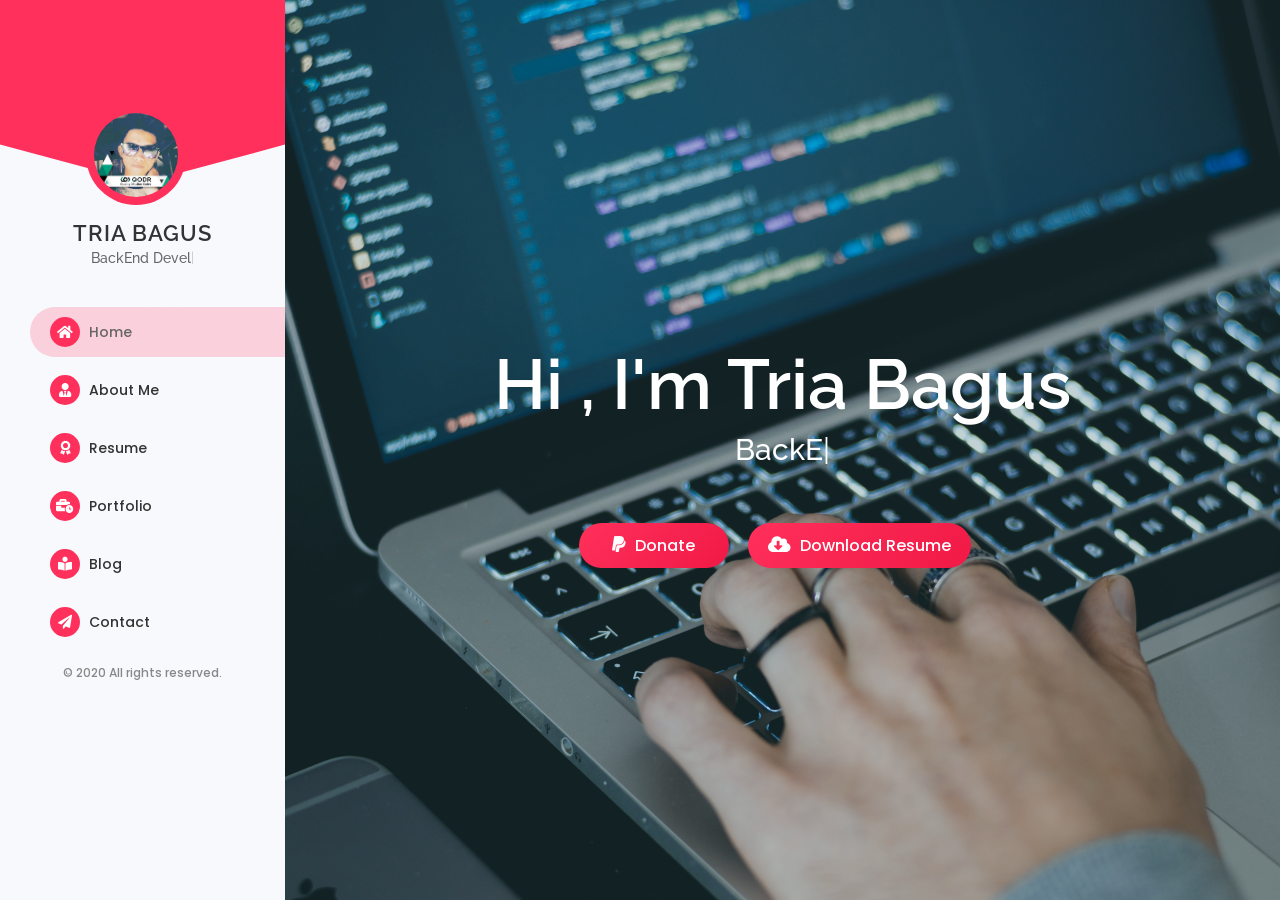
<file: index.html>
<!DOCTYPE html>
<html lang="en">
    <head>
        <meta charset="utf-8">
        <meta http-equiv="X-UA-Compatible" content="IE=edge">
        <meta name="viewport" content="width=device-width, initial-scale=1, maximum-scale=1" />
        <meta name="description" content="Mulan / CV Template + RTL" />
        <meta name="keywords" content="vcard, resposnive, retina, resume, jquery, css3, bootstrap, portfolio" />
        <meta name="author" content="Marwa El-Manawy" />
        <link rel="icon" href="images/favicon.ico">
        <title>Tria Bagus</title>
        <!-- Bootstrap -->
        <link rel="stylesheet" href="https://use.fontawesome.com/releases/v5.7.2/css/all.css" integrity="sha384-fnmOCqbTlWIlj8LyTjo7mOUStjsKC4pOpQbqyi7RrhN7udi9RwhKkMHpvLbHG9Sr" crossorigin="anonymous">

        <link rel="stylesheet" href="css/bootstrap.min.css" type="text/css">
        <!-- Font icons -->
        <link rel="stylesheet" href="css/font-awesome.min.css" type="text/css">
        <!-- Animation -->
        <link rel="stylesheet" href="css/animate.css" type="text/css">
        <!-- Owl Carousel -->
        <link rel="stylesheet" href="css/owl.carousel.css" type="text/css">
        <!-- Light Case -->
        <link rel="stylesheet" href="css/lightcase.css" type="text/css">
        <!-- Template style -->
        <link rel="stylesheet" href="css/main.css" type="text/css">
    </head>
    <body>
        <!-- preloader -->
        <div id="preloader">
            <div id="preloader-circle">
                <span></span>
                <span></span>
            </div>
        </div>
        <!-- /preloader -->

        <div class="wrapper-page">
            <!-- Header -->
            <header class="header">
                <div class="header-content">
                    <div class="profile-picture-block">
                        <div class="my-photo">
                            <img src="images/avatar.jpg" class="img-fluid" alt="image">
                        </div>
                    </div>
                    <!-- Header Head -->
                    <div class="site-title-block">
                        <div class="site-title">Tria Bagus</div>
                        <div class="type-wrap">
                            <div class="typed-strings">
                                <span>BackEnd Developer</span>
                                <span>FrontEnd Developer</span>
                                <span>Wordpress Developer</span>
                                <span>Web Developer</span>
                                <span>UI/UX Designer</span>
                            </div>
                            <span class="typed" style="white-space:pre;"></span>
                        </div>
                    </div>
                    <!-- /Header Head -->

                    <!-- Navigation -->
                    <div class="site-nav">
                        <!-- Main menu -->
                        <ul class="header-main-menu" id="header-main-menu">
                            <li class="active"><a href="#home"><i class="fas fa-home"></i> Home</a></li>
                            <li><a href="#about-me"><i class="fas fa-user-tie"></i> About Me</a></li>
                            <li><a href="#resume"><i class="fas fa-award"></i> Resume</a></li>
                            <li><a href="#portfolio"><i class="fas fa-business-time"></i> Portfolio</a></li>
                            <li><a href="#blog"><i class="fas fa-book-reader"></i> Blog</a></li>
                            <li><a href="#contact"><i class="fas fa-paper-plane"></i> Contact</a></li>
                        </ul> 
                        <!-- /Main menu -->
                        <!-- Copyrights -->
                        <div class="copyrights">© 2020 All rights reserved.</div>
                        <!-- / Copyrights -->
                    </div>
                    <!-- /Navigation -->
                </div>
            </header>
            <!-- /Header -->

            <!-- Mobile Header -->
            <div class="responsive-header">
                <div class="responsive-header-name">
                    <img class="responsive-logo" src="images/avatar.jpg" alt="" />
                    Tria Bagus 
                </div> 
                <span class="responsive-icon"><i class="lnr lnr-menu"></i></span>
            </div>
            <!-- /Mobile Header -->

            <!-- Main Content Pages -->
            <div class="content-pages">
                <!-- Subpages -->
                <div class="sub-home-pages">
                    <!-- Start Page home -->
                    <section id="home" class="sub-page start-page">
                        <div class="sub-page-inner" style="background: url('images/fabian-grohs-448419-unsplash.jpg');">
                            <div class="mask"></div>
                            <div class="row">
                                <div class="col-sm-12 col-md-12 col-lg-12">
                                    <div class="title-block">
                                        <h2>Hi , I'm Tria Bagus </h2>
                                        <div class="type-wrap">
                                            <div class="typed-strings">
                                                <span>BackEnd Developer</span>
                                                <span>FrontEnd Developer</span>
                                                <span>Wordpress Developer</span>
                                                <span>UI/UX Designer</span>
                                            </div>
                                            <span class="typed" style="white-space:pre;"></span>
                                        </div>
                                        <div class="home-buttons">
                                            <a href="https://www.paypal.me/triabagus/10" class="bt-submit"><i class="fab fa-paypal"></i> Donate</a>
                                            <a href="https://drive.google.com/file/d/1ykYwXKeyWSktTV4yQ9cF_EOFJoiv9l4u/view" class="bt-submit"><i class="fas fa-cloud-download-alt"></i> Download Resume</a>
                                        </div>
                                    </div>
                                </div>
                            </div>
                        </div>
                    </section>
                    <!-- /Start Page home -->

                    <!-- About Me Subpage -->
                    <section id="about-me" class="sub-page">
                        <div class="sub-page-inner">
                            <div class="section-title">
                                <div class="main-title">
                                    <div class="title-main-page">
                                        <h4>About Me</h4>
                                        <p>Story My Living</p>
                                    </div>
                                </div>
                            </div>
                            <div class="section-content">
                                <!-- about me -->
                                <div class="row pb-30">
                                    <div class="col-xs-12 col-sm-12 col-md-6 col-lg-6">
                                        <h3>Tria Bagus Nur Taufik</h3>
                                        <span class="about-location"><i class="lnr lnr-map-marker"></i> Batu City, Indonesia</span>
                                        <p class="about-content">
                                            Hi, I'm a web developer and have been in this field for more than 4 years. It feels good to help and solve problems, problems, and logic that is applied to today's technology. Regarding web developers, I have participated in several training and competitions in the same field. I also contribute with several organizations and communities. 
                                        </p>
                                        <ul class="bout-list-summry row">
                                            <li class="col-xs-12 col-sm-12 col-md-4 col-lg-4">
                                                <div class="icon-info">
                                                    <i class="lnr lnr-briefcase"></i> 
                                                </div>
                                                <div class="details-info">
                                                    <h6>4 Years+ Job</h6>
                                                    <p>Experience</p>
                                                </div>
                                            </li>
                                            <li class="col-xs-12 col-sm-12 col-md-4 col-lg-4">
                                                <div class="icon-info">
                                                    <i class="lnr lnr-layers"></i> 
                                                </div>
                                                <div class="details-info">
                                                    <h6>10+ Projects</h6>
                                                    <p>Completed</p>
                                                </div>
                                            </li>
                                            <li class="col-xs-12 col-sm-12 col-md-4 col-lg-4">
                                                <div class="icon-info">
                                                    <i class="lnr lnr-coffee-cup"></i> 
                                                </div>
                                                <div class="details-info">
                                                    <h6>10+ Meetings</h6>
                                                    <p>Successful</p>
                                                </div>
                                            </li>
                                        </ul>
                                    </div>

                                    <div class="col-xs-6 col-sm-12 col-md-6 col-lg-6">
                                        <div class="box-img">
                                            <img src="images/profile.svg" class="img-fluid" alt="image">
                                        </div>
                                    </div>
                                </div>
                                <!-- /about me -->

                                <!-- services -->
                                <div class="special-block-bg">
                                    <div class="section-head">
                                        <h4>
                                            <span>What Actually I Do ?</span>
                                            My Services
                                        </h4>
                                    </div>
                                    <div class="row">
                                        <div class="col-xs-12 col-sm-12 col-md-6 col-lg-6">
                                            <div class="services-list">
                                                <!-- Service Item 1 -->
                                                <div class="service-block">
                                                    <div class="service-icon">
                                                        <i class="lnr lnr-code"></i>
                                                    </div>
                                                    <div class="service-text">
                                                        <h4>Web Design</h4>
                                                        <p>Encompasses many different skills and disciplines in the production and maintenance of websites.</p>
                                                    </div>
                                                </div>
                                                <!-- /Service Item 1 -->

                                                <!-- Service Item 2 -->
                                                <div class="service-block">
                                                    <div class="service-icon">
                                                        <i class="lnr lnr-laptop-phone"></i>
                                                    </div>
                                                    <div class="service-text">
                                                        <h4>Fully Responsive</h4>
                                                        <p>Is an approach to web design that makes web pages render well on a variety of devices.</p>
                                                    </div>
                                                </div>
                                                <!-- Service Item 2 -->

                                                <!-- Service Item 3 -->
                                                <div class="service-block">
                                                    <div class="service-icon">
                                                        <i class="lnr lnr-cog"></i>
                                                    </div>
                                                    <div class="service-text">
                                                        <h4>Problem Solving</h4>
                                                        <p>Consists of using generic or ad hoc methods in an orderly manner to find solutions to problems.</p>
                                                    </div>
                                                </div>
                                                <!-- Service Item 3 -->
                                            </div>
                                        </div>

                                        <div class="col-xs-12 col-sm-12 col-md-6 col-lg-6">
                                            <div class="services-list">
                                                <!-- Service Item 4 -->
                                                <div class="service-block">
                                                    <div class="service-icon">
                                                        <i class="lnr lnr-screen"></i>
                                                    </div>
                                                    <div class="service-text">
                                                        <h4>Development</h4>
                                                        <p>Is process of managing learning and work in order to move toward a determined and evolving future.</p>
                                                    </div>
                                                </div>
                                                <!-- Service Item 4 -->

                                                <!-- Service Item 5 -->
                                                <div class="service-block">
                                                    <div class="service-icon">
                                                        <i class="lnr lnr-bug"></i>
                                                    </div>
                                                    <div class="service-text">
                                                        <h4>Clean Code</h4>
                                                        <p>Everything that can be understood with little effort and in a short time is considered intuitive.</p>
                                                    </div>
                                                </div>
                                                <!-- Service Item 5 -->

                                                <!-- Service Item 6 -->
                                                <div class="service-block">
                                                    <div class="service-icon">
                                                        <i class="lnr lnr-pencil"></i>
                                                    </div>
                                                    <div class="service-text">
                                                        <h4>Graphic Design</h4>
                                                        <p>Is a communication process using visual elements to create a perception of a message being conveyed.</p>
                                                    </div>
                                                </div>
                                                <!-- Service Item 6 -->
                                            </div>
                                        </div>
                                    </div>
                                </div>
                                <!-- /services --> 

                                <!-- Fun Facts -->
                                <div class="row pb-30 pt-30">
                                    <div class="section-head col-sm-12">
                                        <h4>
                                            <span>Fun</span>
                                            Facts
                                        </h4>
                                    </div>
                                    <!-- Item 1 -->
                                    <div class="col-xs-12 col-sm-6 col-md-3 col-lg-3">
                                        <div class="pb-30">
                                            <div class="counter-block">
                                                <i class="pe-7s-smile"></i>
                                                <h4>Happy Clients</h4>
                                                <span class="counter-block-value" data-count="20">0</span>
                                            </div>
                                        </div>
                                    </div>
                                    <!-- /Item 1-->

                                    <!-- Item 2 -->
                                    <div class="col-xs-12 col-sm-6 col-md-3 col-lg-3">
                                        <div class="pb-30">
                                            <div class="counter-block">
                                                <i class="pe-7s-light"></i>
                                                <h4>Experiences Years</h4>
                                                <span class="counter-block-value" data-count="4">0</span>
                                            </div>
                                        </div>
                                    </div>
                                    <!-- /Item 2 -->

                                    <!-- Item 3-->
                                    <div class="col-xs-12 col-sm-6 col-md-3 col-lg-3">
                                        <div class="pb-30">
                                            <div class="counter-block">
                                                <i class="pe-7s-cup"></i>
                                                <h4>Awards Won</h4>
                                                <span class="counter-block-value" data-count="6">0</span>
                                            </div>
                                        </div>
                                    </div>
                                    <!-- /Item 3 -->

                                    <!-- Item 4-->
                                    <div class="col-xs-12 col-sm-6 col-md-3 col-lg-3">
                                        <div class="pb-30">
                                            <div class="counter-block">
                                                <i class="pe-7s-coffee"></i>
                                                <h4>Meetings</h4>
                                                <span class="counter-block-value" data-count="10">0</span>
                                            </div>
                                        </div>
                                    </div>
                                    <!-- /Item 4-->
                                </div>
                                <!-- /Fun Facts -->

                                <!-- Testimonials -->
                                <div class="special-block-bg">
                                    <div class="section-head">
                                        <h4>
                                            <span>What My Freedom ?</span>
                                            Client Say
                                        </h4>
                                    </div>
                                    <div class="testimonials owl-carousel">
                                        <!-- Testimonial 1 -->
                                        <div class="testimonial-item">
                                            <div class="testimonial-content">
                                                <div class="testimonial-text">
                                                    <p>
                                                        Open minded, patient, and willing to learn together. Although I was willing to step down but the results were really good. Recommendations for those who have experience handling laravel projects.
                                                    </p>
                                                </div>
                                            </div>            
                                            <div class="testimonial-credits">
                                                <div class="testimonial-picture">
                                                    <img src="images/testimonials/male.svg" alt="Mulayana M"/>
                                                </div>              
                                                <div class="testimonial-author-info">
                                                    <p class="testimonial-author">Mulyana M</p>
                                                    <p class="testimonial-firm">Client Freelance Fastwork</p>
                                                    <ul class="testimonial-stars">
                                                        <li><i class="fa fa-star"></i></li>
                                                        <li><i class="fa fa-star"></i></li>
                                                        <li><i class="fa fa-star"></i></li>
                                                        <li><i class="fa fa-star"></i></li>
                                                        <li><i class="fa fa-star-half-alt"></i></li>
                                                    </ul>
                                                </div>
                                            </div>
                                        </div>
                                        <!-- /Testimonial 1 -->

                                        <!-- Testimonial 2 -->
                                        <div class="testimonial-item">
                                            <div class="testimonial-content">
                                                <div class="testimonial-text">
                                                    <p>I like this group more and more each day. It makes my life a lot easier. It's really wonderful to be able to get support from like minded entrepreneurs. And Anna is always available to advise us. Thank you so much!</p>
                                                </div>
                                            </div>            
                                            <div class="testimonial-credits">
                                                <div class="testimonial-picture">
                                                    <img src="images/testimonials/male.svg" alt="Daniel Pringle"/>
                                                </div>              
                                                <div class="testimonial-author-info">
                                                    <p class="testimonial-author">Daniel Pringle</p>
                                                    <p class="testimonial-firm">Rolling Thunder</p>
                                                    <ul class="testimonial-stars">
                                                        <li><i class="fa fa-star"></i></li>
                                                        <li><i class="fa fa-star"></i></li>
                                                        <li><i class="fa fa-star"></i></li>
                                                        <li><i class="fa fa-star"></i></li>
                                                        <li><i class="fa fa-star-half-alt"></i></li>
                                                    </ul>
                                                </div>
                                            </div>
                                        </div>
                                        <!-- /Testimonial 2 -->

                                        <!-- Testimonial 3 -->
                                        <div class="testimonial-item">
                                            <div class="testimonial-content">
                                                <div class="testimonial-text">
                                                    <p>I like this group more and more each day. It makes my life a lot easier. It's really wonderful to be able to get support from like minded entrepreneurs. And Anna is always available to advise us. Thank you so much!</p>
                                                </div>
                                            </div>            
                                            <div class="testimonial-credits">
                                                <div class="testimonial-picture">
                                                    <img src="images/testimonials/male.svg" alt="Billy Adams"/>
                                                </div>              
                                                <div class="testimonial-author-info">
                                                    <p class="testimonial-author">Billy Adams</p>
                                                    <p class="testimonial-firm">Sagebrush</p>
                                                    <ul class="testimonial-stars">
                                                        <li><i class="fa fa-star"></i></li>
                                                        <li><i class="fa fa-star"></i></li>
                                                        <li><i class="fa fa-star"></i></li>
                                                        <li><i class="fa fa-star"></i></li>
                                                        <li><i class="fa fa-star"></i></li>
                                                    </ul>
                                                </div>
                                            </div>
                                        </div>
                                        <!-- /Testimonial 3 -->
                                    </div>

                                </div>
                                <!-- /Testimonials -->

                                <!-- Clients Block -->
                                <div class="row pt-50 pb-50">
                                    <div class="col-xs-12 col-sm-12 col-md-12 col-lg-12">
                                        <div class="section-head">
                                            <h4>
                                                <span>My</span>
                                                Clients
                                            </h4>
                                        </div>
                                        <!-- Clients Carousel Block -->
                                        <div class="clients owl-carousel">
                                            <div class="client-block">
                                                <a href="https://pesantren-alandalus.com/" target="_blank" title="Pesantren Al-Andalus">
                                                    <img src="images/clients/1.png" alt="Pesantren Al-Andalus">
                                                </a>
                                            </div>
                                            <div class="client-block">
                                                <a href="http://qodr.or.id/" target="_blank" title="Qodr Comunity">
                                                    <img src="images/clients/2.png" alt="Qodr Comunity">
                                                </a>
                                            </div>
                                            <div class="client-block">
                                                <a href="https://fastwork.id/" target="_blank" title="Fastwork Technologies Co., Ltd">
                                                    <img src="images/clients/4.png" alt="Fastwork Technologies Co., Ltd">
                                                </a>
                                            </div>
                                            <div class="client-block">
                                                <a href="https://stitek-balikdiwa.ac.id/" target="_blank" title="Stitek Balikdiwa">
                                                    <img src="images/clients/5.png" alt="Stitek Balikdiwa">
                                                </a>
                                            </div>
                                            <div class="client-block">
                                                <a href="http://anakteladan.id/" target="_blank" title="Anak Teladan">
                                                    <img src="images/clients/3.png" alt="Anak Teladan">
                                                </a>
                                            </div>
                                            <div class="client-block">
                                                <a href="https://www.kebunbibit.id/" target="_blank" title="Kebun Bibit">
                                                    <img src="images/clients/6.png" alt="Kebun Bibit">
                                                </a>
                                            </div>
                                             
                                        </div>
                                        <!-- /Clients Carousel Block -->
                                    </div>
                                </div>
                                <!-- /Clients Block -->

                                <!-- Prepare a container for your calendar. -->
                                <div class="special-block-bg ">
                                    <div class="section-head">
                                        <h4>
                                            <span>My recent activity and stats on github.</span>
                                            My Github
                                        </h4>
                                    </div>
                                    <div class="row">
                                        <div class="calendar">
                                            <!-- Loading stuff -->
                                            Loading the data just for you.
                                        </div>
                                    </div>
                                </div> 
                                <!-- /Prepare a container for your calendar. -->

                            </div>
                        </div>
                    </section>
                    <!-- About Me Subpage -->

                    <!-- Resume Subpage -->
                    <section id="resume" class="sub-page">
                        <div class="sub-page-inner">
                            <div class="section-title">
                                <div class="main-title">
                                    <div class="title-main-page">
                                        <h4>Resume</h4>
                                        <p>My Education & Work</p>
                                    </div>
                                </div>
                            </div>

                            <div class="section-content">
                                <div class="row">
                                    <div class="col-xs-12 col-sm-12 col-md-12">

                                        <!-- Work History -->
                                        <div class="pb-300">
                                            <div class="section-head col-sm-12">
                                                <h4>
                                                    <span>My Professional</span>
                                                    Work History
                                                </h4>
                                                <a class="bt-submit" href="https://drive.google.com/file/d/1ykYwXKeyWSktTV4yQ9cF_EOFJoiv9l4u/view"><i class="fas fa-cloud-download-alt"></i> Download Resume</a>
                                            </div>

                                            <div class="main-timeline">
                                                <div class="timeline currecnt">
                                                    <div class="timeline-icon">
                                                        <img src="images/resume/4.png" alt="fastwork technologies co">
                                                    </div>
                                                    <div class="timeline-content">
                                                        <span class="date">Apr 2020 - Till Now</span>
                                                        <h5 class="title">FREELANCE WEB DEVELOPER - FASTWORK TECHNOLOGIES CO.</h5>
                                                        <p class="description">
                                                            As a freelance worker with web developer capabilities, I continue to grow and gain experience communicating with clients.
                                                        </p>
                                                    </div>
                                                </div>

                                                <div class="timeline">
                                                    <div class="timeline-icon">
                                                        <img src="images/resume/9.png" alt="">
                                                    </div>
                                                    <div class="timeline-content">
                                                        <span class="date">2020</span>
                                                        <h5 class="title">FRONTEND DEVELOPER - NUSALAB STUDIO.</h5>
                                                        <p class="description">
                                                            Help develop websites with vue js language and still build the best.
                                                        </p>
                                                    </div>
                                                </div>

                                                <div class="timeline">
                                                    <div class="timeline-icon">
                                                        <img src="images/resume/3.png" alt="">
                                                    </div>
                                                    <div class="timeline-content  s-m-0 pb-0">
                                                        <span class="date">2019</span>
                                                        <h5 class="title">WORDPRESS DEVELOPER - DAKWAH LEWAT DESIGN.</h5>
                                                        <p class="description">
                                                            Setting wordpress and develop error features plugin.
                                                        </p>
                                                    </div>
                                                </div>

                                                <div class="timeline">
                                                    <div class="timeline-icon">
                                                        <img src="images/resume/5.png" alt="pesantren al-andalus logo">
                                                    </div>
                                                    <div class="timeline-content">
                                                        <span class="date">2018 - Till Now</span>
                                                        <h5 class="title">WORDPRESS AND WEB DEVELOPER - PESANTREN AL-ANDALUS.</h5>
                                                        <p class="description">
                                                            Develop and maintain wordpress stability, add features and run school system schedule projects.
                                                        </p>
                                                    </div>
                                                </div>

                                                <div class="timeline">
                                                    <div class="timeline-icon">
                                                        <img src="images/resume/6.png" alt="Kebun bibit logo">
                                                    </div>
                                                    <div class="timeline-content  s-m-0 pb-0">
                                                        <span class="date">2016</span>
                                                        <h5 class="title">FRONTEND DEVELOPER - KEBUNBIBIT.</h5>
                                                        <p class="description">
                                                            Armed with html, css, wordpress and blogger. I learned the basics from a programmer for the first time.
                                                        </p>
                                                    </div>
                                                </div>

                                            </div>
                                        </div>   
                                        <!-- /Work History -->

                                        <!-- Skills -->
                                        <div class="pb-30 pt-30">
                                            <div class="row skills-blocks">
                                                <!-- Work Skills -->
                                                <div class="col-md-7">
                                                    <div class="special-block-bg">
                                                        <div class="section-head">
                                                            <h4>
                                                                <span>My Professional</span>
                                                                Work Skills 
                                                            </h4>
                                                        </div>
                                                        <div class="skills-info skills-second-style">
                                                            <div class="clearfix">
                                                                <h4>PHP</h4>
                                                                <div class="skill-value">80%</div>
                                                            </div>
                                                            <div class="skill-container">
                                                                <div class="progress-bar" data-progress="80%" style="width: 80%;" data-wow-duration="1.5s" data-wow-delay="1.2s"></div>
                                                            </div>

                                                            <div class="clearfix">
                                                                <h4>Javascript / jquery</h4>
                                                                <div class="skill-value">70%</div>
                                                            </div>
                                                            <div class="skill-container">
                                                                <div class="progress-bar" data-progress="70%" style="width: 70%;" data-wow-duration="1.5s" data-wow-delay="1.2s"></div>
                                                            </div>

                                                            <div class="clearfix">
                                                                <h4>Wordpress</h4>
                                                                <div class="skill-value">95%</div>
                                                            </div>
                                                            <div class="skill-container">
                                                                <div class="progress-bar" data-progress="95%" style="width: 95%;" data-wow-duration="1.5s" data-wow-delay="1.2s"></div>
                                                            </div>

                                                            <div class="clearfix">
                                                                <h4>Laravel</h4>
                                                                <div class="skill-value">80%</div>
                                                            </div>
                                                            <div class="skill-container">
                                                                <div class="progress-bar" data-progress="80%" style="width: 80%;" data-wow-duration="1.5s" data-wow-delay="1.2s"></div>
                                                            </div>

                                                            <div class="clearfix">
                                                                <h4>Fiqma</h4>
                                                                <div class="skill-value">80%</div>
                                                            </div>
                                                            <div class="skill-container">
                                                                <div class="progress-bar" data-progress="80%" style="width: 80%;" data-wow-duration="1.5s" data-wow-delay="1.2s"></div>
                                                            </div>
                                                        </div>
                                                    </div>
                                                </div>
                                                <!-- /Work Skills -->

                                                <!-- Languages Skills -->
                                                <div class="col-md-5">
                                                    <div class="special-block-bg">
                                                        <div class="section-head">
                                                            <h4>
                                                                <span>My Professional</span>
                                                                Language Skills
                                                            </h4>
                                                        </div>
                                                        <div class="skills-info">
                                                            <div class="language-skill row">
                                                                <h4 class="col-md-6 text-left">English <span>Conversional</span> </h4>
                                                                <ul class="col-md-6 text-right rating">
                                                                    <li><i class="fa fa-star"></i></li>
                                                                    <li><i class="fa fa-star"></i></li>
                                                                    <li><i class="fa fa-star"></i></li>
                                                                    <li><i class="fa fa-star half-star"></i></li>
                                                                    <li><i class="fa fa-star half-star"></i></li>
                                                                </ul>
                                                            </div>
                                                            <div class="language-skill row">
                                                                <h4 class="col-md-6 text-left">Arab<span>Native</span> </h4>
                                                                <ul class="col-md-6 text-right rating">
                                                                    <li><i class="fa fa-star"></i></li>
                                                                    <li><i class="fa fa-star-half-alt"></i></li>
                                                                    <li><i class="fa fa-star half-star"></i></li>
                                                                    <li><i class="fa fa-star half-star"></i></li>
                                                                    <li><i class="fa fa-star half-star"></i></li>
                                                                </ul>
                                                            </div>
                                                        </div>
                                                    </div>
                                                </div>
                                                <!-- /Languages Skills -->
                                            </div>
                                        </div>
                                        <!-- /Skills -->

                                        <!-- Education History -->
                                        <div class="pt-30">   
                                            <div class="section-head">
                                                <h4>
                                                    <span>My Education</span>
                                                    Background History
                                                </h4>
                                            </div>
                                            <div class="main-timeline">
                                                <div class="timeline currecnt">
                                                    <div class="timeline-icon">
                                                        <img src="images/resume/2.png" alt="Qodr Comunity">
                                                    </div>
                                                    <div class="timeline-content">
                                                        <span class="date">Oct 2018 - Till Now</span>
                                                        <h5 class="title">QODR. COMMUNITY</h5>
                                                        <p class="description">
                                                            Many learn things that are not yet known about how to be programming in accordance with the performance of programmers and do not forget to undergo worship.
                                                        </p>
                                                    </div>
                                                </div>

                                                <div class="timeline">
                                                    <div class="timeline-icon">
                                                        <img src="images/resume/7.png" alt="University Asia Malang">
                                                    </div>
                                                    <div class="timeline-content">
                                                        <span class="date">
                                                            2018</span>
                                                        <h5 class="title">UNIVERSITY ASIA MALANG</h5>
                                                        <p class="description">
                                                                Underwent the beginning of the semester then chose to quit for personal reasons.
                                                        </p>
                                                    </div>
                                                </div>

                                                <div class="timeline">
                                                    <div class="timeline-icon">
                                                        <img src="images/resume/8.png" alt="High School SMK Islam Batu">
                                                    </div>
                                                    <div class="timeline-content">
                                                        <span class="date">2014 - 2017</span>
                                                        <h5 class="title">HIGH SCHOOL SMK ISLAM BATU.</h5>
                                                        <p class="description">
                                                                Basic understanding of programming and logic that I can get from school.
                                                        </p>
                                                    </div>
                                                </div>

                                            </div>
                                        </div>
                                        <!-- /Education History -->
                                    </div>
                                </div>
                            </div>
                        </div>
                    </section>
                    <!-- End of Resume Subpage -->

                    <!-- Portfolio Subpage -->
                    <section id="portfolio" class="sub-page">
                        <div class="sub-page-inner">
                            <div class="section-title">
                                <div class="main-title">
                                    <div class="title-main-page">
                                        <h4>Portfolio</h4>
                                        <p>SAMPLES OF SOME OF MY WORK FROM THE PAST YEAR.</p>
                                    </div>
                                </div>
                            </div>

                            <div class="section-content">
                                <div class="filter-tabs">
                                    <button class="fil-cat" data-rel="all"><span>0</span> All</button>
                                    <button class="fil-cat" data-rel="laravel"><span>03</span>Laravel</button>
                                    <button class="fil-cat" data-rel="wordpress"><span>03</span>Wordpress</button>
                                    <button class="fil-cat" data-rel="design"><span>02</span>Design</button>
                                </div>

                                <div class="portfolio-grid portfolio-trigger" id="portfolio-page">
                                    <div class="label-portfolio"><span class="rotated-sub">project</span><span class="project-count">8</span></div>
                                    <div class="row">
                                        <div class="col-lg-6 col-md-6 col-sm-12 col-xs-12 portfolio-item wordpress all">
                                            <div class="portfolio-img">
                                                <img src="images/portfolio/anakteladan.id/home.png" class="img-responsive" alt="Wordpress anakteladan.id by tria bagus">
                                            </div>
                                            <div class="portfolio-data">
                                                <h4><a href="portfolio-single.php">Anakteladan.id</a></h4>
                                                <p class="meta">Website + Wordpress</p>
                                                <div class="portfolio-attr"> 
                                                    <a href="portfolio-single.php"><i class="lnr lnr-link"></i></a> 
                                                    <a href="images/portfolio/anakteladan.id/home.png" data-rel="lightcase:gal" title="anakteladan.id"><i class="lnr lnr-move"></i></a> 
                                                </div>
                                            </div>
                                        </div>

                                        <!-- Portfolio Page -->
                                        <div class="col-lg-6 col-md-6 col-sm-12 col-xs-12 portfolio-item laravel all">
                                            <div class="portfolio-img"><img src="images/portfolio/pendaftaran.stitek.balikdiwa.ac.id/home.png" class="img-responsive" alt="Website laravel pendaftaran.stitek.balikdiwa.ac.id by tria bagus"></div>
                                            <div class="portfolio-data">
                                                <h4><a href="portfolio-single.php">Pendaftaran.stitek.balikdiwa.ac.id</a></h4>
                                                <p class="meta">Website + Laravel</p>
                                                <div class="portfolio-attr"> 
                                                    <a href="portfolio-single.php"><i class="lnr lnr-link"></i></a> 
                                                    <a href="images/portfolio/pendaftaran.stitek.balikdiwa.ac.id/home.png" data-rel="lightcase:gal" title="Pendaftaran.stitek.balikdiwa.ac.id"><i class="lnr lnr-move"></i></a> 
                                                </div>                                                
                                            </div>
                                        </div>
                                        <!-- Portfolio Page End-->
                                        <!-- Portfolio Page -->
                                        <div class="col-lg-6 col-md-6 col-sm-12 col-xs-12 portfolio-item laravel all">
                                            <div class="portfolio-img"><img src="images/portfolio/pengaduan.pesantren-alandalus.com/home.png" class="img-responsive" alt="Website pengaduan.pesantren-alandalus.com"></div>
                                            <div class="portfolio-data">
                                                <h4><a href="portfolio-single.php">Pengaduan.pesantren-alandalus.com</a></h4>
                                                <p class="meta">Website + Laravel</p>
                                                <div class="portfolio-attr"> 
                                                    <a href="portfolio-single.php"><i class="lnr lnr-link"></i></a> 
                                                    <a href="images/portfolio/pengaduan.pesantren-alandalus.com/home.png" data-rel="lightcase:gal" title="Pengaduan.pesantren-alandalus.com"><i class="lnr lnr-move"></i></a> 
                                                </div>                                              
                                            </div>
                                        </div>
                                        <!-- Portfolio Page End-->
                                        <!-- Portfolio Page -->
                                        <div class="col-lg-6 col-md-6 col-sm-12 col-xs-12 portfolio-item wordpress all">
                                            <div class="portfolio-img"><img src="images/portfolio/jannatulmawaa.org/home.png" class="img-responsive" alt="Wordpress jannatulmawaa.org by tria bagus"></div>
                                            <div class="portfolio-data">
                                                <h4><a href="portfolio-single.php">Jannatulmawaa.org</a></h4>
                                                <p class="meta">Website + Wordpress</p>
                                                <div class="portfolio-attr"> 
                                                    <a href="portfolio-single.php"><i class="lnr lnr-link"></i></a> 
                                                    <a href="images/portfolio/jannatulmawaa.org/home.png" data-rel="lightcase:gal" title="Jannatulmawaa.org"><i class="lnr lnr-move"></i></a> 
                                                </div>                                             
                                            </div>
                                        </div>
                                        <!-- Portfolio Page End-->
                                        <!-- Portfolio Page -->
                                        <div class="col-lg-6 col-md-6 col-sm-12 col-xs-12 portfolio-item laravel all">
                                            <div class="portfolio-img"><img src="images/portfolio/sik.punya.id/home.png" class="img-responsive" alt="Laravel website sik.punya.id by tria bagus"></div>
                                            <div class="portfolio-data">
                                                <h4><a href="portfolio-single.php">Sik.punya.id</a></h4>
                                                <p class="meta">Website + Laravel</p>
                                                <div class="portfolio-attr"> 
                                                    <a href="portfolio-single.php"><i class="lnr lnr-link"></i></a> 
                                                    <a href="images/portfolio/sik.punya.id/home.png" data-rel="lightcase:gal" title="Sik.punya.id"><i class="lnr lnr-move"></i></a> 
                                                </div>                                              
                                            </div>
                                        </div>
                                        <!-- Portfolio Page End-->
                                        <!-- Portfolio Page -->
                                        <div class="col-lg-6 col-md-6 col-sm-12 col-xs-12 portfolio-item wordpress all">
                                            <div class="portfolio-img"><img src="images/portfolio/pesantren-alandalus.com/home.png" class="img-responsive" alt="Wordpress pesantren-alandalus.com by tria bagus"></div>
                                            <div class="portfolio-data">
                                                <h4><a href="portfolio-single.php">Pesantren-alandalus.com</a></h4>
                                                <p class="meta">Website + Wordpress</p>
                                                <div class="portfolio-attr"> 
                                                    <a href="portfolio-single.php"><i class="lnr lnr-link"></i></a> 
                                                    <a href="images/portfolio/pesantren-alandalus.com/home.png" data-rel="lightcase:gal" title="Pesantren-alandalus.com"><i class="lnr lnr-move"></i></a> 
                                                </div>                                               
                                            </div>
                                        </div>
                                        <!-- Portfolio Page End-->
                                        <!-- Portfolio Page-->
                                        <div class="col-lg-6 col-md-6 col-sm-12 col-xs-12 portfolio-item design all">
                                            <div class="portfolio-img"><img src="images/portfolio/design/calendar-1.png" class="img-responsive" alt="Calendar Design by tria bagus"></div>
                                            <div class="portfolio-data">
                                                <h4><a href="portfolio-single.php">Calendar Design</a></h4>
                                                <p class="meta">Design + Graphic</p>
                                                <div class="portfolio-attr"> 
                                                    <a href="portfolio-single.php"><i class="lnr lnr-link"></i></a> 
                                                    <a href="images/portfolio/design/calendar-1.png" data-rel="lightcase:gal" title="Calendar Design"><i class="lnr lnr-move"></i></a> 
                                                </div>                                                
                                            </div>
                                        </div>
                                        <!-- Portfolio Page End-->
                                        <!-- Portfolio Page-->
                                        <div class="col-lg-6 col-md-6 col-sm-12 col-xs-12 portfolio-item design all">
                                            <div class="portfolio-img"><img src="images/portfolio/design/ui-1.png" class="img-responsive" alt="Design UI by tria bagus"></div>
                                            <div class="portfolio-data">
                                                <h4><a href="portfolio-single.php">UI Design Page</a></h4>
                                                <p class="meta">Design + UI</p>
                                                <div class="portfolio-attr"> 
                                                    <a href="portfolio-single.php"><i class="lnr lnr-link"></i></a> 
                                                    <a href="images/portfolio/design/ui-1.png" data-rel="lightcase:gal" title="UI Design"><i class="lnr lnr-move"></i></a> 
                                                </div>                                               
                                            </div>
                                        </div>
                                        <!-- Portfolio Page End-->
                                    </div>
                                </div>
                            </div>
                        </div>
                    </section>
                    <!-- /Portfolio Subpage -->

                    <!-- Blog Subpage -->
                    <section id="blog" class="sub-page">
                        <div class="sub-page-inner">
                            <div class="section-title">
                                <div class="main-title">
                                    <div class="title-main-page">
                                        <h4>Blog</h4>
                                        <p>WE SHARE OUR NEWS AND BLOG</p>
                                    </div>
                                </div>
                            </div>

                            <div class="section-content">
                                <div class="row blog-grid-flex">
                                    <div class="col-md-4 col-sm-6 blog-item-quote blog-item">
                                        <div class="blog-article">
                                            <div class="post-format"> <span class="post-format-icon"><i class="fas fa-quote-right"></i></span> </div>
                                            <div class="comment-like"> <span><i class="fas fa-comment" aria-hidden="true"></i> 30</span> <span><i class="fas fa-heart" aria-hidden="true"></i> 15</span> </div>
                                            <div class="article-img">
                                                <a href="blog-single.php"><img src="images/blog/1.jpg" class="img-responsive" alt=""></a>
                                            </div>
                                            <div class="article-content">
                                                <div>
                                                    <h4><a href="blog-single.php">Design is not just what it looks like .Design is how it works .</a></h4>
                                                    <div class="meta"> <span><i>Feb</i> 16,2016</span> <span><i>In</i> <a href="#">Shopping</a></span> <span><i>Tags</i> <a href="#">Trends</a></span> </div>
                                                    <div class="article-link"> <a href="blog-single.php"><i class="lnr lnr-arrow-right"></i></a> </div>
                                                </div>
                                            </div>
                                        </div>
                                    </div>
                                    <div class="col-md-8 col-sm-6 blog-item">
                                        <div class="blog-article">
                                            <div class="post-format"> <span class="post-format-icon"><i class="lnr lnr-picture"></i></span> </div>
                                            <div class="comment-like"> <span><i class="fas fa-comment" aria-hidden="true"></i> 30</span> <span><i class="fas fa-heart" aria-hidden="true"></i> 15</span> </div>
                                            <div class="article-img">
                                                <a href="blog-single.php"> <img src="images/blog/2.jpeg" class="img-responsive" alt=""></a>
                                            </div>
                                            <div class="article-link"> <a href="blog-single.php"><i class="lnr lnr-arrow-right"></i></a> </div>
                                            <div class="article-content">
                                                <h4><a href="blog-single.php">The new clear bolg </a></h4>
                                                <div class="meta"> <span><i>Feb</i> 16,2016</span> <span><i>In</i> <a href="#">Shopping</a></span> <span><i>Tags</i> <a href="#">Trends</a></span> </div>
                                                <p>There are many variations of passages of Lorem Ipsum available, but the majority .</p>
                                            </div>
                                        </div>
                                    </div>
                                    <div class="col-md-4 col-sm-6 blog-item">
                                        <div class="blog-article">
                                            <div class="post-format"> <span class="post-format-icon"><i class="lnr lnr-film-play"></i></span> </div>
                                            <div class="comment-like"> <span><i class="fas fa-comment" aria-hidden="true"></i> 30</span> <span><i class="fas fa-heart" aria-hidden="true"></i> 15</span> </div>
                                            <div class="article-img">
                                                <a href="blog-single.php"> <img src="images/blog/3.jpg" class="img-responsive" alt=""></a>
                                            </div>
                                            <div class="article-link"> <a href="blog-single.php"><i class="lnr lnr-arrow-right"></i></a> </div>
                                            <div class="article-content">
                                                <h4><a href="blog-single.php">Content builder posts</a></h4>
                                                <div class="meta"> <span><i>Feb</i> 16,2016</span> <span><i>In</i> <a href="#">Shopping</a></span> <span><i>Tags</i> <a href="#">Trends</a></span> </div>
                                                <p>There are many variations of passages of Lorem Ipsum available, but the majority .</p>
                                            </div>
                                        </div>
                                    </div>
                                    <div class="col-md-4 col-sm-6 blog-item">
                                        <div class="blog-article">
                                            <div class="post-format"> <span class="post-format-icon"><i class="lnr lnr-picture"></i></span> </div>
                                            <div class="comment-like"> <span><i class="fas fa-comment" aria-hidden="true"></i> 30</span> <span><i class="fas fa-heart" aria-hidden="true"></i> 15</span> </div>
                                            <div class="article-img">
                                                <a href="blog-single.php"> <img src="images/blog/4.jpg" class="img-responsive" alt=""></a>
                                            </div>
                                            <div class="article-link"> <a href="blog-single.php"><i class="lnr lnr-arrow-right"></i></a> </div>
                                            <div class="article-content">
                                                <h4><a href="blog-single.php">Transitions In Design</a></h4>
                                                <div class="meta"> <span><i>Feb</i> 16,2016</span> <span><i>In</i> <a href="#">Shopping</a></span> <span><i>Tags</i> <a href="#">Trends</a></span> </div>
                                                <p>There are many variations of passages of Lorem Ipsum available, but the majority .</p>
                                            </div>
                                        </div>
                                    </div>
                                    <div class="col-md-4 col-sm-6 blog-item">
                                        <div class="blog-article">
                                            <div class="post-format"> <span class="post-format-icon"><i class="lnr lnr-picture"></i></span> </div>
                                            <div class="comment-like"> <span><i class="fas fa-comment" aria-hidden="true"></i> 30</span> <span><i class="fas fa-heart" aria-hidden="true"></i> 15</span> </div>
                                            <div class="article-img">
                                                <a href="blog-single.php"> <img src="images/blog/5.jpg" class="img-responsive" alt=""></a>
                                            </div>
                                            <div class="article-link"> <a href="blog-single.php"><i class="lnr lnr-arrow-right"></i></a> </div>
                                            <div class="article-content">
                                                <h4><a href="blog-single.php">Comfort classy outfits</a></h4>
                                                <div class="meta"> <span><i>Feb</i> 16,2016</span> <span><i>In</i> <a href="#">Shopping</a></span> <span><i>Tags</i> <a href="#">Trends</a></span> </div>
                                                <p>There are many variations of passages of Lorem Ipsum available, but the majority .</p>
                                            </div>
                                        </div>
                                    </div>
                                    <div class="col-md-4 col-sm-6 blog-item">
                                        <div class="blog-article">
                                            <div class="post-format"> <span class="post-format-icon"><i class="lnr lnr-film-play"></i></span> </div>
                                            <div class="comment-like"> <span><i class="fas fa-comment" aria-hidden="true"></i> 30</span> <span><i class="fas fa-heart" aria-hidden="true"></i> 15</span> </div>
                                            <div class="article-img">
                                                <a href="blog-single.php"> <img src="images/blog/6.jpg" class="img-responsive" alt=""></a>
                                            </div>
                                            <div class="article-link"> <a href="blog-single.php"><i class="lnr lnr-arrow-right"></i></a> </div>
                                            <div class="article-content">
                                                <h4><a href="blog-single.php">Recent trends in story</a></h4>
                                                <div class="meta"> <span><i>Feb</i> 16,2016</span> <span><i>In</i> <a href="#">Shopping</a></span> <span><i>Tags</i> <a href="#">Trends</a></span> </div>
                                                <p>There are many variations of passages of Lorem Ipsum available, but the majority .</p>
                                            </div>
                                        </div>
                                    </div>
                                    <div class="col-md-4 col-sm-6 blog-item">
                                        <div class="blog-article">
                                            <div class="post-format"> <span class="post-format-icon"><i class="lnr lnr-music-note"></i></span></div>
                                            <div class="comment-like"> <span><i class="fas fa-comment" aria-hidden="true"></i> 30</span> <span><i class="fas fa-heart" aria-hidden="true"></i> 15</span> </div>
                                            <div class="article-img">
                                                <a href="blog-single.php"> <img src="images/blog/7.jpg" class="img-responsive" alt=""></a>
                                            </div>
                                            <div class="article-link"> <a href="blog-single.php"><i class="lnr lnr-arrow-right"></i></a> </div>
                                            <div class="article-content">
                                                <h4><a href="blog-single.php">Social media websites</a></h4>
                                                <div class="meta"> <span><i>Feb</i> 16,2016</span> <span><i>In</i> <a href="#">Shopping</a></span> <span><i>Tags</i> <a href="#">Trends</a></span> </div>
                                                <p>There are many variations of passages of Lorem Ipsum available, but the majority .</p>
                                            </div>
                                        </div>
                                    </div>
                                    <div class="col-md-4 col-sm-6 blog-item-quote blog-item">
                                        <div class="blog-article">
                                            <div class="post-format"> <span class="post-format-icon"><i class="lnr lnr-picture"></i></span> </div>
                                            <div class="comment-like"> <span><i class="fas fa-comment" aria-hidden="true"></i> 30</span> <span><i class="fas fa-heart" aria-hidden="true"></i> 15</span> </div>
                                            <div class="article-img">
                                                <a href="blog-single.php"> <img src="images/blog/8.jpg" class="img-responsive" alt=""></a>
                                            </div>
                                            <div class="article-content">
                                                <div>
                                                    <h4><a href="blog-single.php">Design is not just what it looks like .Design is how it works .</a></h4>
                                                    <div class="meta"> <span><i>Feb</i> 16,2016</span> <span><i>In</i> <a href="#">Shopping</a></span> <span><i>Tags</i> <a href="#">Trends</a></span> </div>
                                                    <div class="article-link"> <a href="blog-single.php"><i class="lnr lnr-arrow-right"></i></a> </div>
                                                </div>
                                            </div>
                                        </div>
                                    </div>
                                </div>
                                <div class="pagination-nav nav-center">
                                    <a href="#" class="btn btn-prev"><i class="lnr lnr-arrow-left"></i> sebelum</a> 
                                    <a href="#" class="btn btn-next">lanjut <i class="lnr lnr-arrow-right"></i></a>
                                </div>
                            </div>
                        </div>
                    </section>
                    <!-- /Blog Subpage -->

                    <!-- Contact Subpage -->
                    <section id="contact" class="sub-page">
                        <div class="sub-page-inner">
                            <div class="section-title">
                                <div class="main-title">
                                    <div class="title-main-page">
                                        <h4>Contact</h4>
                                        <p>NEED SOME HELP?</p>
                                    </div>
                                </div>
                            </div>
                            <!-- Contact Form -->
                            <div class="row contact-form pb-30">
                                <div class="col-sm-12 col-md-5 col-lg-5 left-background">
                                    <img src="images/message.svg" alt="image"/>
                                </div>
                                <div class="col-sm-12 col-md-7 col-lg-7">
                                    <div class="form-contact-me">
                                        <div id="show_contact_msg"></div>
                                        <form method="post" id="contact-form" action="php/contact.php">
                                            <input name="name" id="name" type="text" placeholder="Name:" required autocomplete="off">
                                            <input name="email" id="email" type="email" placeholder="Email:" required autocomplete="off">
                                            <textarea name="comment" id="comment" placeholder="Message:" required rows="6"></textarea>
                                            <input class="bt-submit" type="submit" value="Send Message">
                                        </form>
                                    </div>
                                </div>
                            </div>
                            <!-- /Contact Form -->

                            <!-- Contact Details -->
                            <div class="pt-50 pb-30">
                                <div class="section-head">
                                    <h4>
                                        <span>Contact Information</span>
                                        Find me here
                                    </h4>
                                </div>

                                <!-- Contact Info -->
                                <div class="sidebar-textbox row pb-50">
                                    <div class="contact-info d-flex col-md-4">
                                        <div class="w-25">
                                            <div class="contact-icon">
                                                <i class="fas fa-phone"></i>
                                            </div>
                                        </div>
                                        <div class="contact-text w-75">
                                            <h2>Phone</h2>
                                            <p>081 334769154</p>
                                        </div>
                                    </div>
                                    <div class="contact-info d-flex col-md-4">
                                        <div class="w-25">
                                            <div class="contact-icon">
                                                <i class="far fa-envelope-open"></i>
                                            </div>
                                        </div>
                                        <div class="contact-text w-75">
                                            <h2>Email</h2>
                                            <p>triatop9@gmail.com</p>
                                        </div>
                                    </div>
                                    <div class="contact-info d-flex col-md-4">
                                        <div class="w-25">
                                            <div class="contact-icon">
                                                <i class="fas fa-map-marker-alt"></i>
                                            </div>
                                        </div>
                                        <div class="contact-text w-75">
                                            <h2>Address</h2>
                                            <p>Batu City, Indonesia</p>
                                        </div>
                                    </div>
                                </div>
                                <!-- /Contact info -->

                                <!-- Map Container -->
                                <div class="contact-map pt-50">
                                    <!-- GOOGLE MAP -->
                                    <div id="google-map"></div>	
                                </div>
                                <!-- /Map Container -->

                                <!-- Social Media -->
                                <div class="pt-50">
                                    <div class="social-media-block">
                                        <h4>Follow Me: </h4>
                                        <ul class="social-media-links">
                                            <li><a href="https://www.facebook.com/tria.b.nt"><i class="fab fa-facebook-f"></i></a></li>
                                            <li><a href="https://twitter.com/triabagus_dev"><i class="fab fa-twitter"></i></a></li>
                                            <li><a href="https://www.linkedin.com/in/tria-bagus-1aa15a179/"><i class="fab fa-linkedin-in"></i></a></li>
                                            <li><a href="https://www.behance.net/triatop96792"><i class="fab fa-behance"></i></a></li>
                                            <li><a href="https://www.youtube.com/channel/UCHcS6NOcZAm486_3bIw_g_A"><i class="fab fa-youtube"></i></a></li>
                                            <li><a href="https://www.instagram.com/triabagus.dev/"><i class="fab fa-instagram"></i></a></li>
                                            <li><a href="https://medium.com/@triabagus"><i class="fab fa-medium-m"></i></a></li>
                                            <li><a href="https://github.com/triabagus"><i class="fab fa-github"></i></a></li>
                                            <li><a href="https://codepen.io/triabagus/"><i class="fab fa-codepen"></i></a></li>
                                            <li><a href="https://stackoverflow.com/users/10947595/tria"><i class="fab fa-stack-overflow"></i></a></li>
                                            <li><a href="https://dribbble.com/triabagus"><i class="fab fa-dribbble"></i></a></li>
                                        </ul>
                                    </div>
                                </div>
                                <!-- /Social Media -->
                            </div>
                            <!-- /Contact Details -->  
                        </div>
                    </section>
                    <!-- End Contact Subpage -->

                </div>
                <!-- /Page changer wrapper -->
            </div>
            <!-- /Main Content -->
        </div>

        <!--JS Files-->
        <script src="js/jquery.min.js"></script>
        <script src="js/bootstrap.min.js"></script>
        <!--Owl Coursel-->
        <script src="js/owl.carousel.min.js"></script>
        <!-- Typing Text -->
        <script src="js/typed.js"></script> 
        <!--Images LightCase-->
        <script src="js/lightcase.js"></script>
        <!-- Portfolio filter -->
        <script src="js/jquery.isotope.js"></script>
        <!-- Wow Animation -->
        <script src="js/wow.js"></script>  
        <!-- Map -->
        <script src="https://maps.google.com/maps/api/js?key=AIzaSyBkdsK7PWcojsO-o_q2tmFOLBfPGL8k8Vg&amp;language=en"></script> 
        <!-- Github Calendar -->
        <script src="js/github-calendar.min.js"></script>
        <link rel="stylesheet" href="css/github-calendar.css">
        <link rel="stylesheet" href="css/github-calendar-responsive.css">
        <script src="js/es6-promise.min.js"></script>
        <script src="js/fetch.min.js"></script> 
        <!-- Main Script -->
        <script src="js/main.js"></script>
    </body>
</html>
</file>
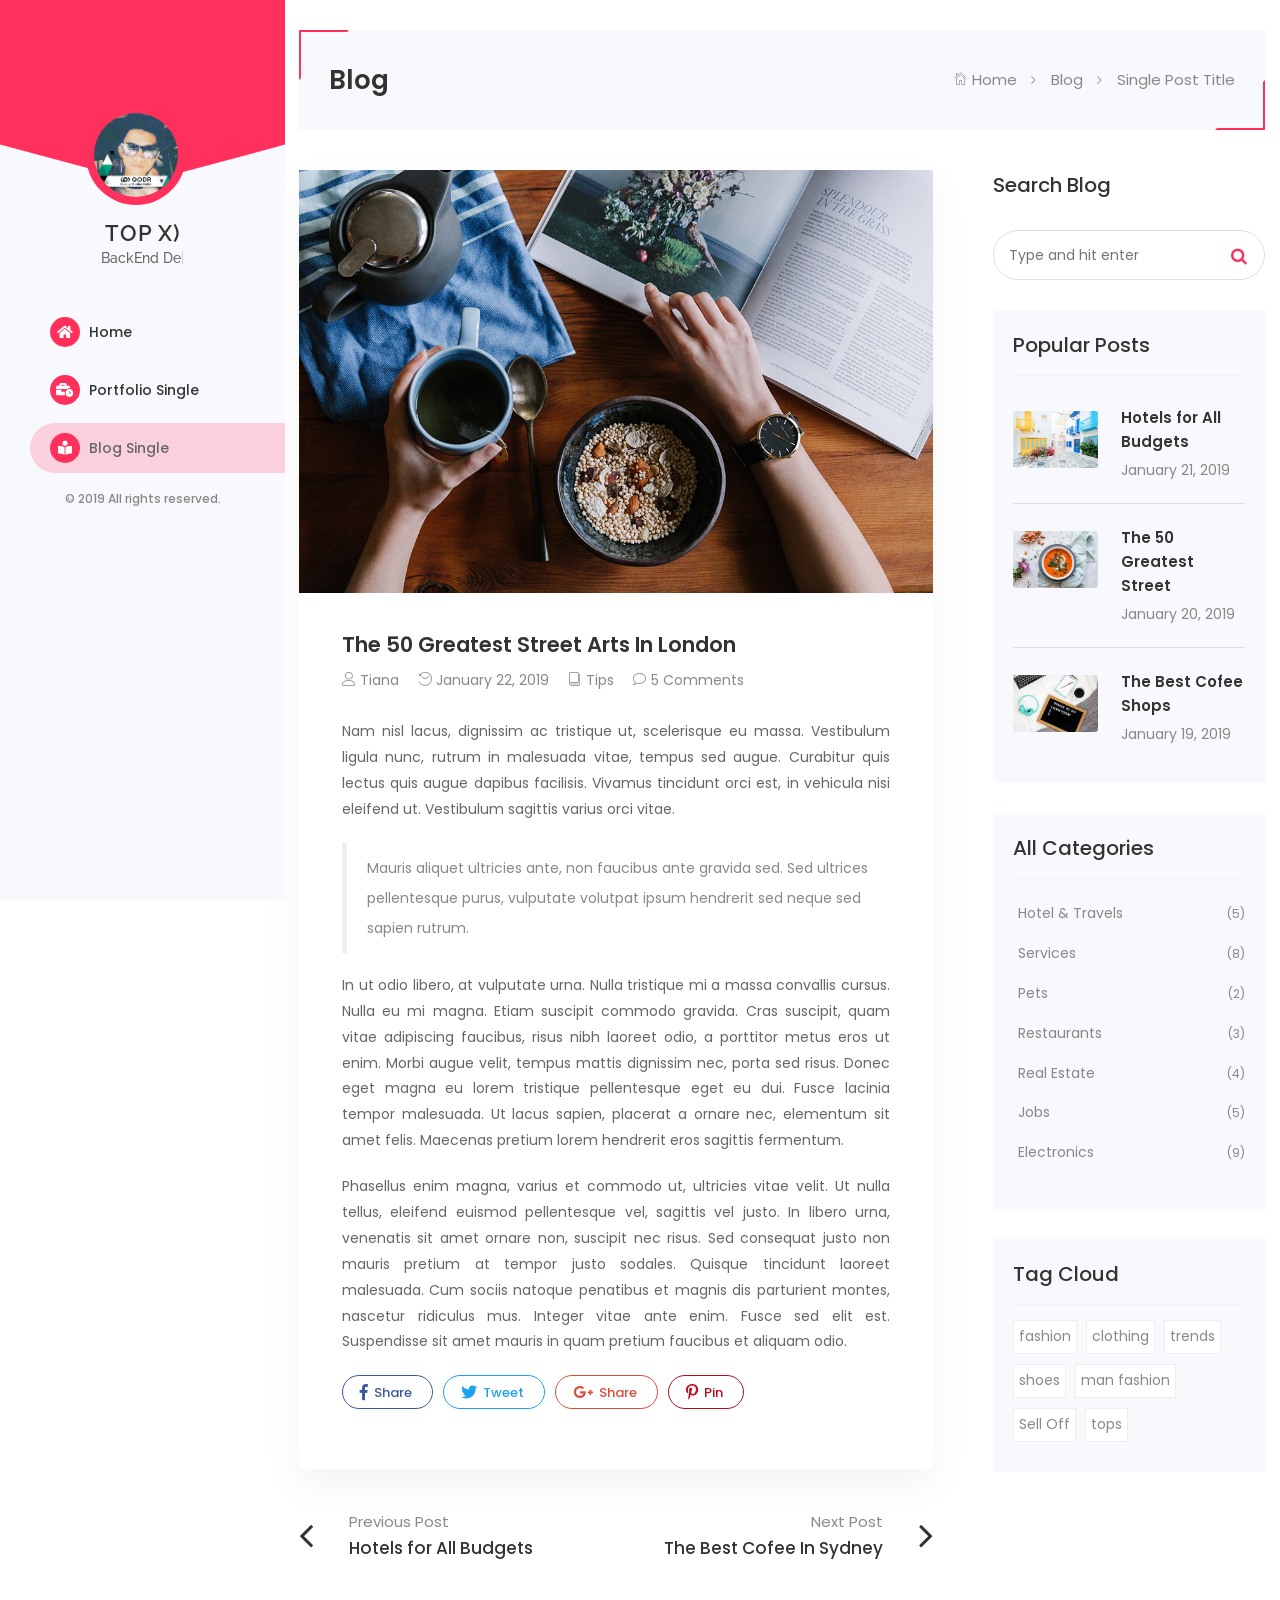
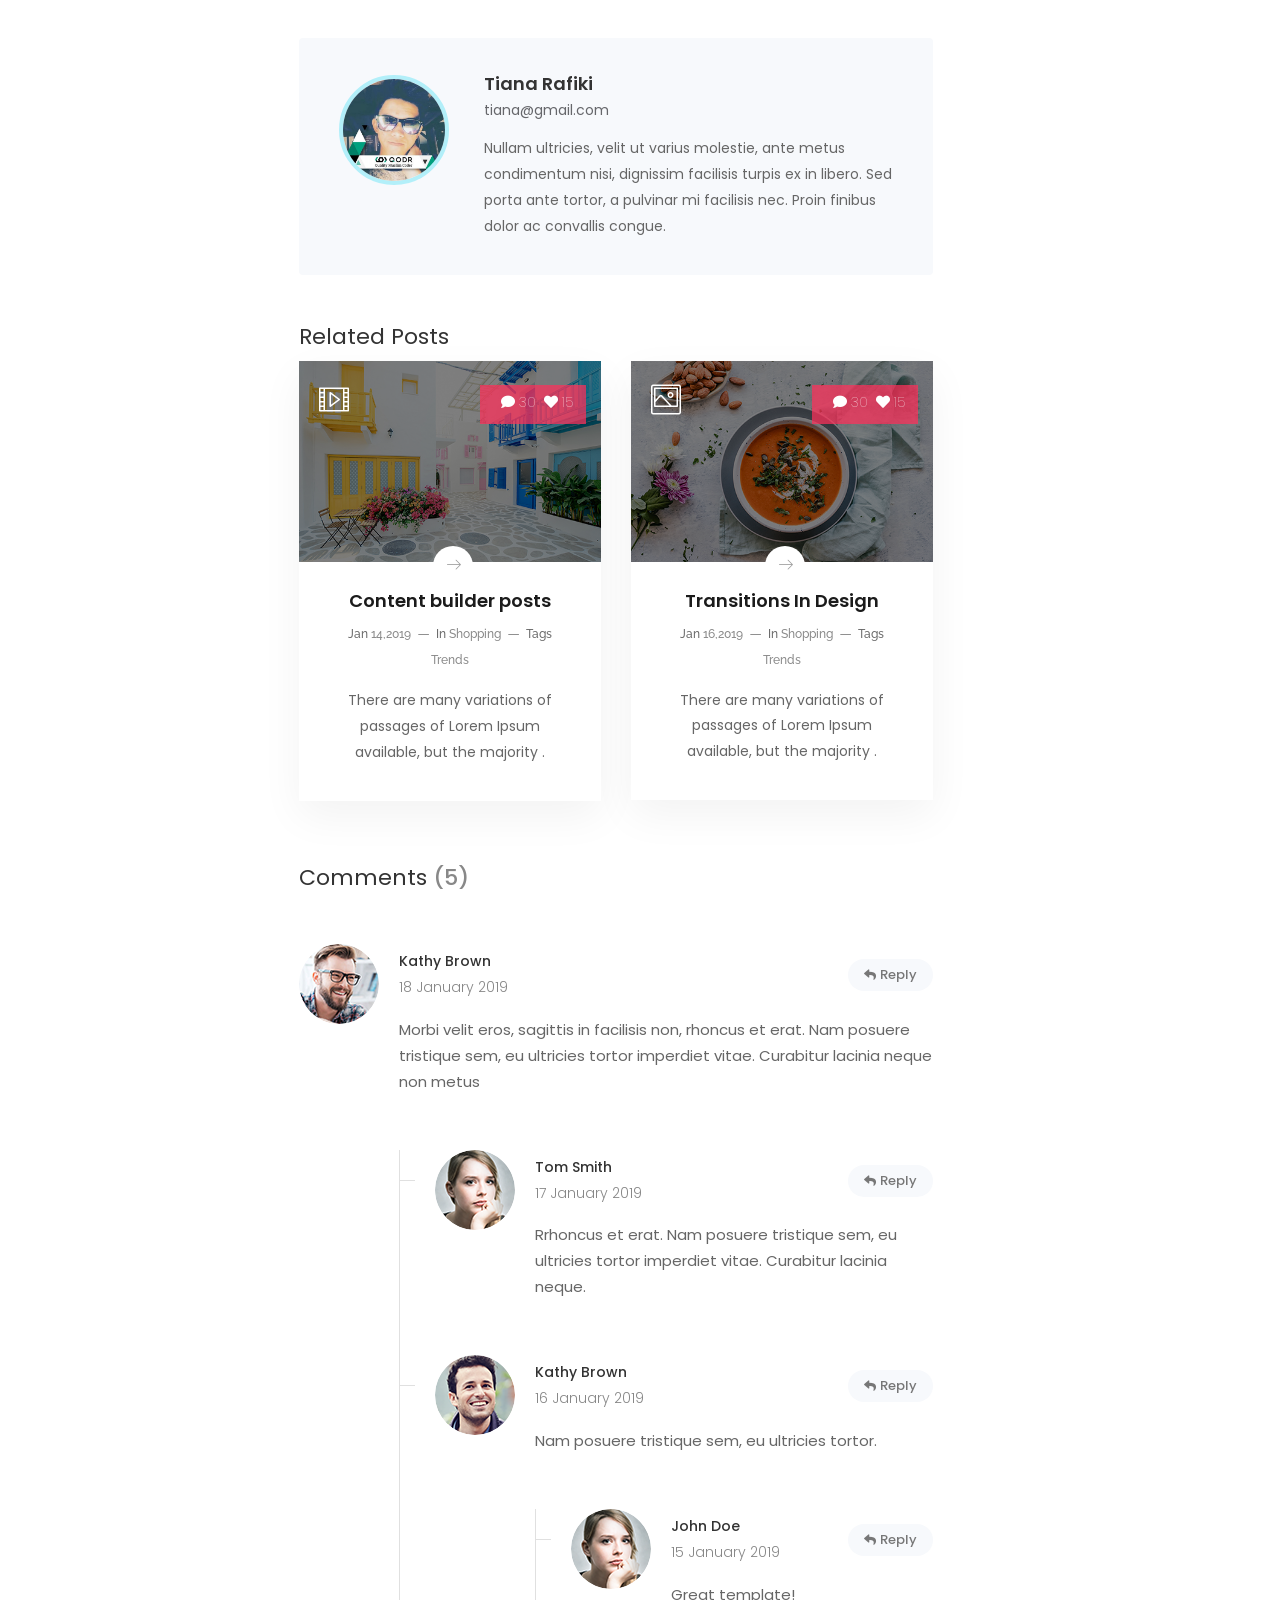
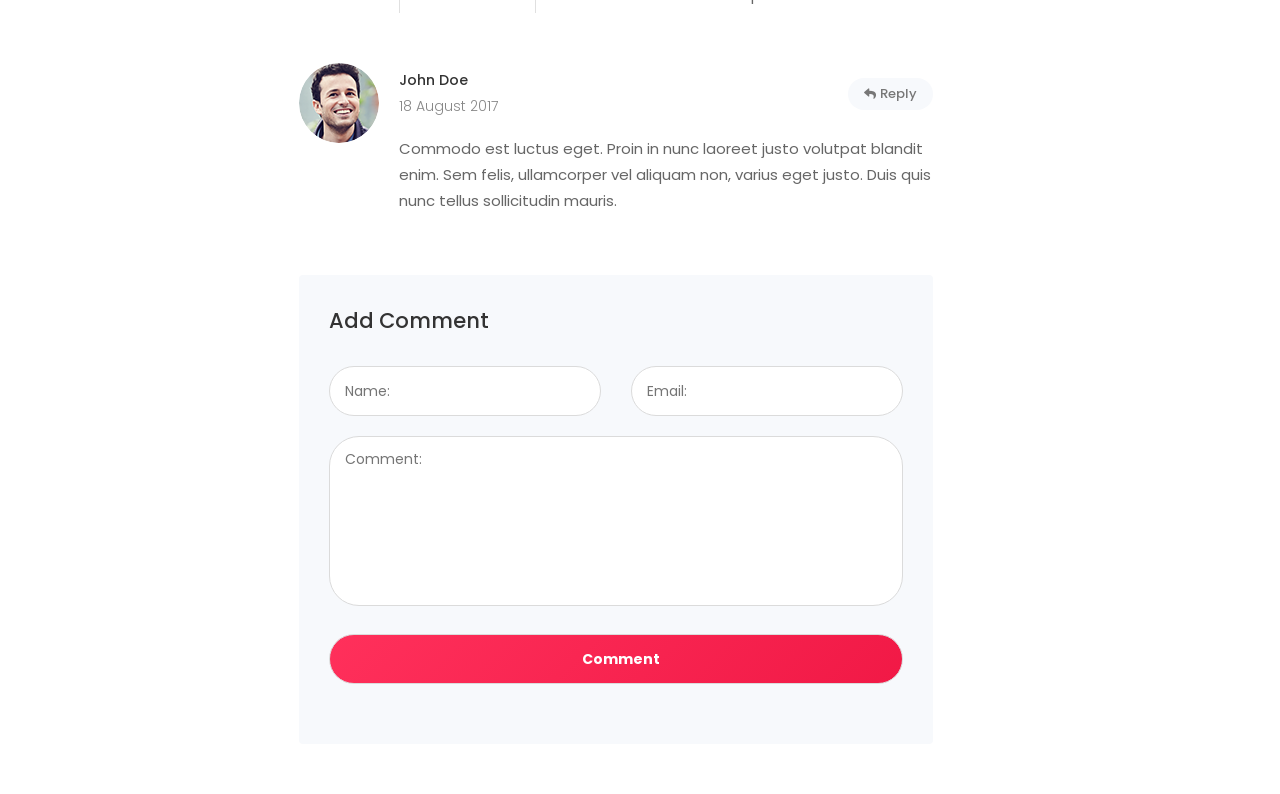
<file: blog-single.html>
<!DOCTYPE html>
<html lang="en">
    <head>
        <meta charset="utf-8">
        <meta http-equiv="X-UA-Compatible" content="IE=edge">
        <meta name="viewport" content="width=device-width, initial-scale=1, maximum-scale=1" />
        <meta name="description" content="Mulan / CV Template + RTL" />
        <meta name="keywords" content="vcard, resposnive, retina, resume, jquery, css3, bootstrap, portfolio" />
        <meta name="author" content="Marwa El-Manawy" />
        <link rel="icon" href="favicon.ico">
        <title>Topx Resume/ CV Template + RTL</title>
        <!-- Bootstrap -->
        <link rel="stylesheet" href="https://use.fontawesome.com/releases/v5.7.2/css/all.css" integrity="sha384-fnmOCqbTlWIlj8LyTjo7mOUStjsKC4pOpQbqyi7RrhN7udi9RwhKkMHpvLbHG9Sr" crossorigin="anonymous">

        <link rel="stylesheet" href="css/bootstrap.min.css" type="text/css">
        <!-- Font icons -->
        <link rel="stylesheet" href="css/font-awesome.min.css" type="text/css">
        <!-- Animation -->
        <link rel="stylesheet" href="css/animate.css" type="text/css">
        <!-- Owl Carousel -->
        <link rel="stylesheet" href="css/owl.carousel.css" type="text/css">
        <!-- Light Case -->
        <link rel="stylesheet" href="css/lightcase.css" type="text/css">
        <!-- Template style -->
        <link rel="stylesheet" href="css/main.css" type="text/css">
    </head>
    <body>
        <!-- preloader -->
        <div id="preloader">
            <div id="preloader-circle">
                <span></span>
                <span></span>
            </div>
        </div>
        <!-- /preloader -->

        <div class="wrapper-page">
            <!-- Header -->
            <header class="header">
                <div class="header-content">
                    <div class="profile-picture-block">
                        <div class="my-photo">
                            <img src="images/avatar.jpg" class="img-fluid" alt="image">
                        </div>
                    </div>
                    <!-- Header Head -->
                    <div class="site-title-block">
                        <div class="site-title">Top x)</div>
                        <div class="type-wrap">
                            <div class="typed-strings">
                                <span>BackEnd Developer</span>
                                <span>FrontEnd Developer</span>
                                <span>Web Responsive Developer</span>
                                <span>Web Developer</span>
                                <span>UI/UX Designer</span>
                            </div>
                            <span class="typed" style="white-space:pre;"></span>
                        </div>
                    </div>
                    <!-- /Header Head -->

                    <!-- Navigation -->
                    <div class="site-nav">
                        <!-- Main menu -->
                        <ul class="header-main-menu">
                            <li><a href="index.php"><i class="fas fa-home"></i> Home</a></li>
                            <li><a href="portfolio-single.php"><i class="fas fa-business-time"></i> Portfolio Single</a></li>
                            <li class="active"><a href="blog-single.php"><i class="fas fa-book-reader"></i> Blog Single</a></li>
                        </ul> 
                        <!-- /Main menu -->

                        <!-- Copyrights -->
                        <div class="copyrights">© 2019 All rights reserved.</div>
                        <!-- / Copyrights -->
                    </div>
                    <!-- /Navigation -->
                </div>
            </header>
            <!-- /Header -->

            <!-- Mobile Header -->
            <div class="responsive-header">
                <div class="responsive-header-name">
                    <img class="responsive-logo" src="images/avatar.jpg" alt="" />
                    Tria Bagus
                </div> 
                <span class="responsive-icon"><i class="lnr lnr-menu"></i></span>
            </div>
            <!-- /Mobile Header -->

            <!-- Main Content Pages -->
            <div class="content-pages">
                <!-- Subpages -->
                <div class="sub-home-pages">
                    <!-- Titlebar -->
                    <div id="titlebar">
                        <div class="container">
                            <div class="special-block-bg">
                                <h2>Blog</h2>
                                <!-- Breadcrumbs -->
                                <nav id="breadcrumbs">
                                    <ul>
                                        <li><a href="#"><i class="pe-7s-home"></i> Home</a></li>
                                        <li><a href="#">Blog</a></li>
                                        <li>Single Post Title</li>
                                    </ul>
                                </nav>
                            </div>
                        </div>
                    </div>
                    <!-- /Titlebar -->

                    <!-- Content -->
                    <div class="container">
                        <!-- Blog Posts -->
                        <div class="blog-page">
                            <div class="row">
                                <!-- Post Content -->
                                <div class="col-lg-8 col-md-8">
                                    <!-- Blog Post -->
                                    <div class="blog-post single-post">
                                        <!-- Img -->
                                        <img class="post-img" src="images/blog/single.jpg" alt="">
                                        <!-- Content -->
                                        <div class="post-content">
                                            <h3>The 50 Greatest Street Arts In London</h3>
                                            <ul class="post-meta">
                                                <li><a href="#"><i class="lnr lnr-user"></i> Tiana</a></li>
                                                <li><i class="lnr lnr-history"></i> January 22, 2019</li>
                                                <li><a href="#"><i class="lnr lnr-book"></i> Tips</a></li>
                                                <li><a href="#"><i class="lnr lnr-bubble"></i> 5 Comments</a></li>
                                            </ul>
                                            <p>Nam nisl lacus, dignissim ac tristique ut, scelerisque eu massa. Vestibulum ligula nunc, rutrum in malesuada vitae, tempus sed augue. Curabitur quis lectus quis augue dapibus facilisis. Vivamus tincidunt orci est, in vehicula nisi eleifend ut. Vestibulum sagittis varius orci vitae.</p>
                                            <div class="post-quote">
                                                <span class="icon"></span>
                                                <blockquote>
                                                    Mauris aliquet ultricies ante, non faucibus ante gravida sed. Sed ultrices pellentesque purus, vulputate volutpat ipsum hendrerit sed neque sed sapien rutrum.
                                                </blockquote>
                                            </div>
                                            <p>In ut odio libero, at vulputate urna. Nulla tristique mi a massa convallis cursus. Nulla eu mi magna. Etiam suscipit commodo gravida. Cras suscipit, quam vitae adipiscing faucibus, risus nibh laoreet odio, a porttitor metus eros ut enim. Morbi augue velit, tempus mattis dignissim nec, porta sed risus. Donec eget magna eu lorem tristique pellentesque eget eu dui. Fusce lacinia tempor malesuada. Ut lacus sapien, placerat a ornare nec, elementum sit amet felis. Maecenas pretium lorem hendrerit eros sagittis fermentum.</p>
                                            <p>Phasellus enim magna, varius et commodo ut, ultricies vitae velit. Ut nulla tellus, eleifend euismod pellentesque vel, sagittis vel justo. In libero urna, venenatis sit amet ornare non, suscipit nec risus. Sed consequat justo non mauris pretium at tempor justo sodales. Quisque tincidunt laoreet malesuada. Cum sociis natoque penatibus et magnis dis parturient montes, nascetur ridiculus mus. Integer vitae ante enim. Fusce sed elit est. Suspendisse sit amet mauris in quam pretium faucibus et aliquam odio. </p>
                                            <!-- Share Buttons -->
                                            <ul class="share-buttons margin-top-40 margin-bottom-0">
                                                <li><a class="fb-share" href="#"><i class="fab fa-facebook-f"></i> Share</a></li>
                                                <li><a class="twitter-share" href="#"><i class="fab fa-twitter"></i> Tweet</a></li>
                                                <li><a class="gplus-share" href="#"><i class="fab fa-google-plus-g"></i> Share</a></li>
                                                <li><a class="pinterest-share" href="#"><i class="fab fa-pinterest-p"></i> Pin</a></li>
                                            </ul>
                                            <div class="clearfix"></div>
                                        </div>
                                    </div>
                                    <!-- Blog Post / End -->

                                    <!-- Post Navigation -->
                                    <ul id="posts-nav" class="margin-top-0 margin-bottom-45">
                                        <li class="next-post">
                                            <a href="#"><span>Next Post</span>
                                                The Best Cofee In Sydney</a>
                                        </li>
                                        <li class="prev-post">
                                            <a href="#"><span>Previous Post</span>
                                                Hotels for All Budgets</a>
                                        </li>
                                    </ul>

                                    <!-- About Author -->
                                    <div class="about-author">
                                        <img src="images/avatar.jpg" alt="" />
                                        <div class="about-description">
                                            <h4>Tiana Rafiki</h4>
                                            <a href="#"><span >tiana@gmail.com</span></a>
                                            <p>Nullam ultricies, velit ut varius molestie, ante metus condimentum nisi, dignissim facilisis turpis ex in libero. Sed porta ante tortor, a pulvinar mi facilisis nec. Proin finibus dolor ac convallis congue.</p>
                                        </div>
                                    </div>

                                    <!-- Related Posts -->
                                    <div class="clearfix"></div>
                                    <h4 class="headline margin-top-25">Related Posts</h4>
                                    <div class="row blog-grid-flex">

                                        <div class="col-md-6 col-sm-12 blog-item">
                                            <div class="blog-article">
                                                <div class="post-format"> <span class="post-format-icon"><i class="lnr lnr-film-play"></i></span> </div>
                                                <div class="comment-like"> <span><i class="fas fa-comment" aria-hidden="true"></i> 30</span> <span><i class="fas fa-heart" aria-hidden="true"></i> 15</span> </div>
                                                <div class="article-img">
                                                    <a href="blog-single.php"> <img src="images/blog/3.jpg" class="img-responsive" alt=""></a>
                                                </div>
                                                <div class="article-link"> <a href="blog-single.php"><i class="lnr lnr-arrow-right"></i></a> </div>
                                                <div class="article-content">
                                                    <h4><a href="blog-single.php">Content builder posts</a></h4>
                                                    <div class="meta"> <span><i>Jan</i> 14,2019</span> <span><i>In</i> <a href="#">Shopping</a></span> <span><i>Tags</i> <a href="#">Trends</a></span> </div>
                                                    <p>There are many variations of passages of Lorem Ipsum available, but the majority .</p>
                                                </div>
                                            </div>
                                        </div>
                                        <div class="col-md-6 col-sm-12 blog-item">
                                            <div class="blog-article">
                                                <div class="post-format"> <span class="post-format-icon"><i class="lnr lnr-picture"></i></span> </div>
                                                <div class="comment-like"> <span><i class="fas fa-comment" aria-hidden="true"></i> 30</span> <span><i class="fas fa-heart" aria-hidden="true"></i> 15</span> </div>
                                                <div class="article-img">
                                                    <a href="blog-single.php"> <img src="images/blog/4.jpg" class="img-responsive" alt=""></a>
                                                </div>
                                                <div class="article-link"> <a href="blog-single.php"><i class="lnr lnr-arrow-right"></i></a> </div>
                                                <div class="article-content">
                                                    <h4><a href="blog-single.php">Transitions In Design</a></h4>
                                                    <div class="meta"> <span><i>Jan</i> 16,2019</span> <span><i>In</i> <a href="#">Shopping</a></span> <span><i>Tags</i> <a href="#">Trends</a></span> </div>
                                                    <p>There are many variations of passages of Lorem Ipsum available, but the majority .</p>
                                                </div>
                                            </div>
                                        </div>
                                    </div>
                                    <!-- Related Posts / End -->
                                    <div class="margin-top-50"></div>
                                    <!-- Reviews -->
                                    <section class="comments">
                                        <h4 class="headline margin-bottom-35">Comments <span class="comments-amount">(5)</span></h4>

                                        <ul>
                                            <li>
                                                <div class="avatar"><img src="images/blog/img1.png" alt="" /></div>
                                                <div class="comment-content"><div class="arrow-comment"></div>
                                                    <div class="comment-by">Kathy Brown<span class="date">18 January 2019</span>
                                                        <a href="#" class="reply"><i class="fa fa-reply"></i> Reply</a>
                                                    </div>
                                                    <p>Morbi velit eros, sagittis in facilisis non, rhoncus et erat. Nam posuere tristique sem, eu ultricies tortor imperdiet vitae. Curabitur lacinia neque non metus</p>
                                                </div>

                                                <ul>
                                                    <li>
                                                        <div class="avatar"><img src="images/blog/img2.png" alt="" /></div>
                                                        <div class="comment-content"><div class="arrow-comment"></div>
                                                            <div class="comment-by">Tom Smith<span class="date">17 January 2019</span>
                                                                <a href="#" class="reply"><i class="fa fa-reply"></i> Reply</a>
                                                            </div>
                                                            <p>Rrhoncus et erat. Nam posuere tristique sem, eu ultricies tortor imperdiet vitae. Curabitur lacinia neque.</p>
                                                        </div>
                                                    </li>
                                                    <li>
                                                        <div class="avatar"><img src="images/blog/img3.png" alt="" /></div>
                                                        <div class="comment-content"><div class="arrow-comment"></div>
                                                            <div class="comment-by">Kathy Brown<span class="date">16 January 2019</span>
                                                                <a href="#" class="reply"><i class="fa fa-reply"></i> Reply</a>
                                                            </div>
                                                            <p>Nam posuere tristique sem, eu ultricies tortor.</p>
                                                        </div>

                                                        <ul>
                                                            <li>
                                                                <div class="avatar"><img src="images/blog/img2.png" alt="" /></div>
                                                                <div class="comment-content"><div class="arrow-comment"></div>
                                                                    <div class="comment-by">John Doe<span class="date">15 January 2019</span>
                                                                        <a href="#" class="reply"><i class="fa fa-reply"></i> Reply</a>
                                                                    </div>
                                                                    <p>Great template!</p>
                                                                </div>
                                                            </li>
                                                        </ul>
                                                    </li>
                                                </ul>
                                            </li>
                                            <li>
                                                <div class="avatar"><img src="images/blog/img3.png" alt="" /> </div>
                                                <div class="comment-content"><div class="arrow-comment"></div>
                                                    <div class="comment-by">John Doe<span class="date">18 August 2017</span>
                                                        <a href="#" class="reply"><i class="fa fa-reply"></i> Reply</a>
                                                    </div>
                                                    <p>Commodo est luctus eget. Proin in nunc laoreet justo volutpat blandit enim. Sem felis, ullamcorper vel aliquam non, varius eget justo. Duis quis nunc tellus sollicitudin mauris.</p>
                                                </div>
                                            </li>
                                        </ul>
                                    </section>
                                    <div class="clearfix"></div>
                                    <!-- Add Comment -->
                                    <div id="add-review" class="add-review-box">
                                        <!-- Add Review -->
                                        <h3 class="listing-desc-headline margin-bottom-35">Add Comment</h3>
                                        <!-- Review Comment -->
                                        <form method="post">
                                            <div class="row">
                                                <div class="col-md-6 col-sm-12">
                                                    <input name="name" id="name" type="text" placeholder="Name:" required autocomplete="off">
                                                </div>
                                                <div class="col-md-6 col-sm-12">
                                                    <input name="email" id="email" type="email" placeholder="Email:" required autocomplete="off">
                                                </div>
                                                <div class="col-md-12 col-sm-12">
                                                    <textarea name="comment" id="message" placeholder="Comment:" required rows="6"></textarea>
                                                </div>
                                            </div>
                                            <input class="bt-submit" type="submit" value="Comment">
                                        </form>
                                    </div>
                                    <!-- Add Review Box / End -->
                                </div>
                                <!-- Content / End -->
                                <!-- Widgets -->
                                <div class="col-lg-4 col-md-4">
                                    <div class="sidebar right">
                                        <!-- Widget -->
                                        <div class="widget search-widget">
                                            <h4>Search Blog</h4>
                                            <div class="search-blog-input">
                                                <div class="input"><input class="search-field" type="text" placeholder="Type and hit enter" value=""/></div>
                                            </div>
                                            <div class="clearfix"></div>
                                        </div>
                                        <!-- Widget / End -->

                                        <!-- Widget -->
                                        <div class="widget">
                                            <h4 class="widget-title">Popular Posts</h4>
                                            <ul class="widget-tabs">

                                                <!-- Post #1 -->
                                                <li>
                                                    <div class="widget-content">
                                                        <div class="widget-thumb">
                                                            <a href="blog-single.php"><img src="images/blog/3.jpg" alt=""></a>
                                                        </div>

                                                        <div class="widget-text">
                                                            <h5><a href="blog-single.php">Hotels for All Budgets </a></h5>
                                                            <span>January 21, 2019</span>
                                                        </div>
                                                        <div class="clearfix"></div>
                                                    </div>
                                                </li>
                                                <!-- Post #2 -->

                                                <li>
                                                    <div class="widget-content">
                                                        <div class="widget-thumb">
                                                            <a href="blog-single.php"><img src="images/blog/4.jpg" alt=""></a>
                                                        </div>

                                                        <div class="widget-text">
                                                            <h5><a href="blog-single.php">The 50 Greatest Street</a></h5>
                                                            <span>January 20, 2019</span>
                                                        </div>
                                                        <div class="clearfix"></div>
                                                    </div>
                                                </li>

                                                <!-- Post #3 -->
                                                <li>
                                                    <div class="widget-content">
                                                        <div class="widget-thumb">
                                                            <a href="blog-single.php"><img src="images/blog/5.jpg" alt=""></a>
                                                        </div>

                                                        <div class="widget-text">
                                                            <h5><a href="blog-single.php">The Best Cofee Shops</a></h5>
                                                            <span>January 19, 2019</span>
                                                        </div>
                                                        <div class="clearfix"></div>
                                                    </div>
                                                </li>
                                            </ul>
                                        </div>
                                        <!-- Widget / End-->
                                        <!-- Widget -->
                                        <div class="widget categories">
                                            <h4 class="widget-title">All Categories</h4>
                                            <ul class="categories-list">
                                                <li>
                                                    <a href="#">
                                                        <i class="lni-dinner"></i>
                                                        Hotel & Travels <span class="category-counter">(5)</span>
                                                    </a>
                                                </li>
                                                <li>
                                                    <a href="#">
                                                        <i class="lni-control-panel"></i>
                                                        Services <span class="category-counter">(8)</span>
                                                    </a>
                                                </li>
                                                <li>
                                                    <a href="#">
                                                        <i class="lni-github"></i>
                                                        Pets <span class="category-counter">(2)</span>
                                                    </a>
                                                </li>
                                                <li>
                                                    <a href="#">
                                                        <i class="lni-coffee-cup"></i>
                                                        Restaurants <span class="category-counter">(3)</span>
                                                    </a>
                                                </li>
                                                <li>
                                                    <a href="#">
                                                        <i class="lni-home"></i>
                                                        Real Estate <span class="category-counter">(4)</span>
                                                    </a>
                                                </li>
                                                <li>
                                                    <a href="#">
                                                        <i class="lni-pencil"></i>
                                                        Jobs <span class="category-counter">(5)</span>
                                                    </a>
                                                </li>
                                                <li>
                                                    <a href="#">
                                                        <i class="lni-display"></i>
                                                        Electronics <span class="category-counter">(9)</span>
                                                    </a>
                                                </li>
                                            </ul>
                                        </div>
                                        <!-- Widget / End-->
                                        <!-- Widget -->
                                        <div class="widget tag">
                                            <h4 class="widget-title">Tag Cloud</h4>
                                            <div class="tagcloud">
                                                <a href="#"> fashion</a>
                                                <a href="#"> clothing</a>
                                                <a href="#"> trends</a>
                                                <a href="#"> shoes</a>
                                                <a href="#"> man fashion</a>
                                                <a href="#"> Sell Off</a>
                                                <a href="#">tops</a>
                                            </div>
                                        </div>
                                        <!-- Widget / End-->
                                    </div>
                                </div>
                            </div>
                            <!-- Sidebar / End -->
                        </div>
                    </div>
                    <!-- #content -->
                </div>
            </div><!-- #primary -->
        </div><!-- #main-content -->
        <!-- /Main Content -->


        <!--JS Files-->
        <script type="text/javascript" src="js/jquery.min.js"></script>
        <script type="text/javascript" src="js/bootstrap.min.js"></script>
        <!--Owl Coursel-->
        <script type="text/javascript" src="js/owl.carousel.min.js"></script>
        <!-- Typing Text -->
        <script type="text/javascript" src="js/typed.js"></script> 
        <!--Images LightCase-->
        <script type="text/javascript" src="js/lightcase.js"></script>
        <!-- Portfolio filter -->
        <script type="text/javascript" src="js/jquery.isotope.js"></script>
        <!-- Wow Animation -->
        <script type="text/javascript" src="js/wow.js"></script>  
        <!-- Main Script -->
        <script type="text/javascript" src="js/main.js"></script>
    </body>
</html>
</file>
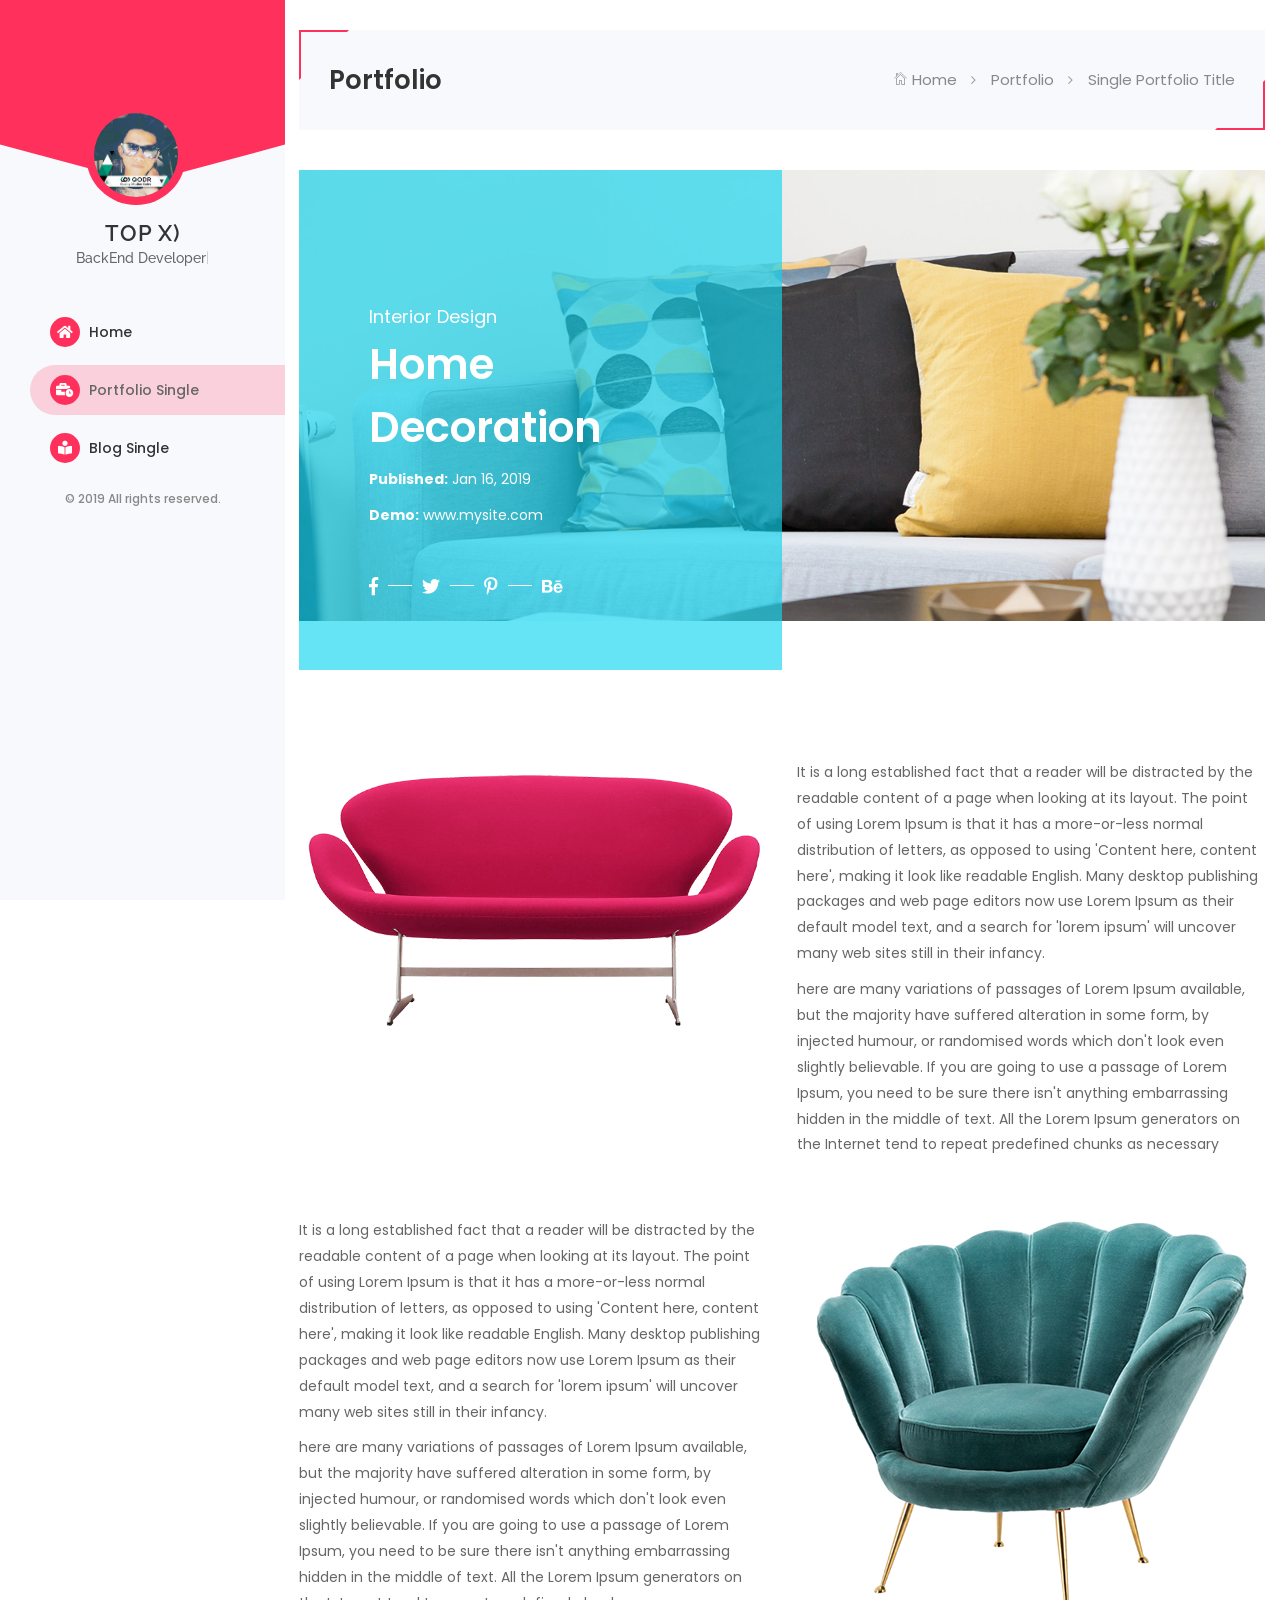
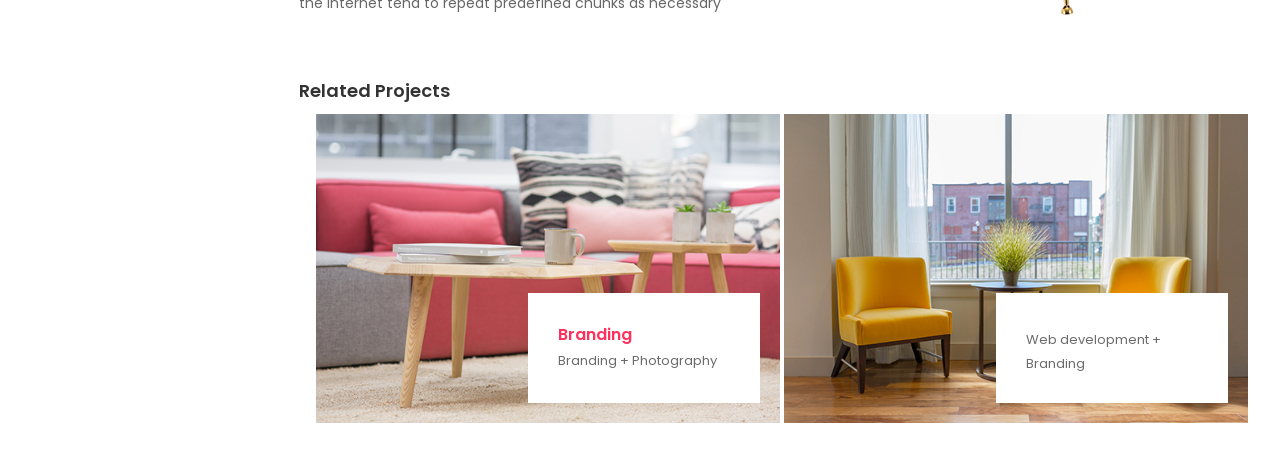
<file: portfolio-single.html>
<!DOCTYPE html>
<html lang="en">
    <head>
        <meta charset="utf-8">
        <meta http-equiv="X-UA-Compatible" content="IE=edge">
        <meta name="viewport" content="width=device-width, initial-scale=1, maximum-scale=1" />
        <meta name="description" content="Mulan / CV Template + RTL" />
        <meta name="keywords" content="vcard, resposnive, retina, resume, jquery, css3, bootstrap, Material CV, portfolio" />
        <meta name="author" content="Marwa El-Manawy" />
        <link rel="icon" href="favicon.ico">
        <title>Topx Resume/ CV Template + RTL</title>
        <!-- Bootstrap -->
        <link rel="stylesheet" href="https://use.fontawesome.com/releases/v5.7.2/css/all.css" integrity="sha384-fnmOCqbTlWIlj8LyTjo7mOUStjsKC4pOpQbqyi7RrhN7udi9RwhKkMHpvLbHG9Sr" crossorigin="anonymous">

        <link rel="stylesheet" href="css/bootstrap.min.css" type="text/css">
        <!-- Font icons -->
        <link rel="stylesheet" href="css/font-awesome.min.css" type="text/css">
        <!-- Animation -->
        <link rel="stylesheet" href="css/animate.css" type="text/css">
        <!-- Owl Carousel -->
        <link rel="stylesheet" href="css/owl.carousel.css" type="text/css">
        <!-- Light Case -->
        <link rel="stylesheet" href="css/lightcase.css" type="text/css">
        <!-- Template style -->
        <link rel="stylesheet" href="css/main.css" type="text/css">
    </head>
    <body>
        <!-- preloader -->
        <div id="preloader">
            <div id="preloader-circle">
                <span></span>
                <span></span>
            </div>
        </div>
        <!-- /preloader -->

        <div class="wrapper-page">
            <!-- Header -->
            <header class="header">
                <div class="header-content">
                    <div class="profile-picture-block">
                        <div class="my-photo">
                            <img src="images/avatar.jpg" class="img-fluid" alt="image">
                        </div>
                    </div>
                    <!-- Header Head -->
                    <div class="site-title-block">
                        <div class="site-title">Top x)</div>
                        <div class="type-wrap">
                            <div class="typed-strings">
                                <span>BackEnd Developer</span>
                                <span>FrontEnd Developer</span>
                                <span>Web Responsive Developer</span>
                                <span>Web Developer</span>
                                <span>UI/UX Designer</span>
                            </div>
                            <span class="typed" style="white-space:pre;"></span>
                        </div>
                    </div>
                    <!-- /Header Head -->

                    <!-- Navigation -->
                    <div class="site-nav">
                        <!-- Main menu -->
                        <ul class="header-main-menu">
                            <li><a href="index.php"><i class="fas fa-home"></i> Home</a></li>
                            <li class="active"><a href="portfolio-single.php"><i class="fas fa-business-time"></i> Portfolio Single</a></li>
                            <li><a href="blog-single.php"><i class="fas fa-book-reader"></i> Blog Single</a></li>
                        </ul>
                        <!-- /Main menu -->

                        <!-- Copyrights -->
                        <div class="copyrights">© 2019 All rights reserved.</div>
                        <!-- / Copyrights -->
                    </div>
                    <!-- /Navigation -->
                </div>
            </header>
            <!-- /Header -->

            <!-- Mobile Header -->
            <div class="responsive-header">
                <div class="responsive-header-name">
                    <img class="responsive-logo" src="images/avatar.jpg" alt="" />
                    Tria Bagus
                </div> 
                <span class="responsive-icon"><i class="lnr lnr-menu"></i></span>
            </div>
            <!-- /Mobile Header -->

            <!-- Main Content Pages -->
            <div class="content-pages">
                <!-- Subpages -->
                <div class="sub-home-pages">

                    <!-- Titlebar -->
                    <div id="titlebar">
                        <div class="container">
                            <div class="special-block-bg">
                                <h2>Portfolio</h2>
                                <!-- Breadcrumbs -->
                                <nav id="breadcrumbs">
                                    <ul>
                                        <li><a href="#"><i class="pe-7s-home"></i> Home</a></li>
                                        <li><a href="#">Portfolio</a></li>
                                        <li>Single Portfolio Title</li>
                                    </ul>
                                </nav>
                            </div>
                        </div>
                    </div>
                    <!-- /Titlebar -->

                    <!-- Content -->
                    <div class="container">
                        <header class="portfolio-head">
                            <img src="images/portfolio/portfolio-head-img-1.jpg" alt="">
                            <div class="portfolio-head-content">
                                <p class="meta">Interior Design</p>
                                <h1>Home Decoration</h1>
                                <div class="portfolio-desc hidden-xs">
                                    <p><b>Published:</b> Jan 16, 2019</p>
                                    <p><b>Demo:</b> www.mysite.com</p>
                                    <div class="portfolio-attr">
                                        <a href="#"><i class="fab fa-facebook-f" aria-hidden="true"></i></a>
                                        <a href="#"><i class="fab fa-twitter" aria-hidden="true"></i></a> 
                                        <a href="#"><i class="fab fa-pinterest-p" aria-hidden="true"></i></a>
                                        <a href="#"><i class="fab fa-behance" aria-hidden="true"></i></a>
                                    </div>
                                </div>
                            </div>
                        </header>

                        <div class="section">
                            <div class="row">
                                <div class="col-sm-6">
                                    <div class="block-centered pt-50"> 
                                        <img src="images/portfolio/portfolio-single-img-1.png" class="img-responsive" alt=""> 
                                    </div>
                                </div>
                                <div class="col-sm-6">
                                    <div class="text-block pt-50">
                                        <p>It is a long established fact that a reader will be distracted by the readable content of a page when looking at its layout. The point of using Lorem Ipsum is that it has a more-or-less normal distribution of letters, as opposed to using 'Content here, content here', making it look like readable English. Many desktop publishing packages and web page editors now use Lorem Ipsum as their default model text, and a search for 'lorem ipsum' will uncover many web sites still in their infancy. </p>
                                        <p>here are many variations of passages of Lorem Ipsum available, but the majority have suffered alteration in some form, by injected humour, or randomised words which don't look even slightly believable. If you are going to use a passage of Lorem Ipsum, you need to be sure there isn't anything embarrassing hidden in the middle of text. All the Lorem Ipsum generators on the Internet tend to repeat predefined chunks as necessary </p>
                                    </div>
                                </div>
                            </div>
                            <div class="row">
                                <div class="col-sm-6">
                                    <div class="text-block pt-50">
                                        <p>It is a long established fact that a reader will be distracted by the readable content of a page when looking at its layout. The point of using Lorem Ipsum is that it has a more-or-less normal distribution of letters, as opposed to using 'Content here, content here', making it look like readable English. Many desktop publishing packages and web page editors now use Lorem Ipsum as their default model text, and a search for 'lorem ipsum' will uncover many web sites still in their infancy. </p>
                                        <p>here are many variations of passages of Lorem Ipsum available, but the majority have suffered alteration in some form, by injected humour, or randomised words which don't look even slightly believable. If you are going to use a passage of Lorem Ipsum, you need to be sure there isn't anything embarrassing hidden in the middle of text. All the Lorem Ipsum generators on the Internet tend to repeat predefined chunks as necessary </p>
                                    </div>
                                </div>
                                <div class="col-sm-6">
                                    <div class="block-centered pt-50"> 
                                        <img class="img-responsive" src="images/portfolio/portfolio-single-img-2.png" alt="">
                                    </div>
                                </div>
                            </div>

                        </div>
                        <div class="related-projects pb-50 pt-50">
                            <h4>Related Projects</h4>
                            <div class="clearfix portfolio-grid pt-30">
                                <div class="col-lg-6 col-md-6 col-sm-12 col-xs-12 portfolio-item">
                                    <div class="portfolio-img">
                                        <img src="images/portfolio/portfolio-img-1.jpg" class="img-responsive" alt="">
                                    </div>
                                    <div class="portfolio-data">
                                        <h4><a href="portfolio-single.php">Branding</a></h4>
                                        <p class="meta">Branding + Photography</p>
                                        <div class="portfolio-attr"> 
                                            <a href="portfolio-single.php"><i class="lnr lnr-link"></i></a> 
                                            <a href="images/portfolio/portfolio-img-1.jpg" data-rel="lightcase:gal" title="Image Caption"><i class="lnr lnr-move"></i></a> 
                                        </div>
                                    </div>
                                </div>
                                <div class="col-lg-6 col-md-6 col-sm-12 col-xs-12 portfolio-item">
                                    <div class="portfolio-img"><img src="images/portfolio/portfolio-img-2.jpg" class="img-responsive" alt=""></div>
                                    <div class="portfolio-data">
                                        <h4><a href="portfolio-single.php">Home Decoration</a></h4>
                                        <p class="meta">Web development + Branding</p>
                                        <div class="portfolio-attr"> 
                                            <a href="portfolio-single.php"><i class="lnr lnr-link"></i></a> 
                                            <a href="images/portfolio/portfolio-img-2.jpg" data-rel="lightcase:gal" title="Image Caption"><i class="lnr lnr-move"></i></a> 
                                        </div>                                              
                                    </div>
                                </div>
                            </div>
                        </div>
                    </div>
                    <!-- #content -->
                </div><!-- #primary -->
            </div><!-- #main-content -->
            <!-- /Main Content -->
        </div>

        <!--JS Files-->
        <script type="text/javascript" src="js/jquery.min.js"></script>
        <script type="text/javascript" src="js/bootstrap.min.js"></script>
        <!--Owl Coursel-->
        <script type="text/javascript" src="js/owl.carousel.min.js"></script>
        <!-- Typing Text -->
        <script type="text/javascript" src="js/typed.js"></script> 
        <!--Images LightCase-->
        <script type="text/javascript" src="js/lightcase.js"></script>
        <!-- Portfolio filter -->
        <script type="text/javascript" src="js/jquery.isotope.js"></script>
        <!-- Wow Animation -->
        <script type="text/javascript" src="js/wow.js"></script>  
        <!-- Main Script -->
        <script type="text/javascript" src="js/main.js"></script>
    </body>
</html>
</file>
<file: css/main.css>
/*
* Template Name: Mulan / CV Template + RTL
* Author: Marwa El-Manawy
* Author URL: https://elmanawy.info
* Version: 1.0
*/

/*================================================
 [  Table of contents  ]
 ================================================

1. Fonts
2. General styles (Buttons, Inputs, Typography)
3. Common Style (Pagination, Main Titles)
4. Preloader
5. Sub Pages Changer
6. Site header (Profile Picture & main menu)
7. Start Home SubPage
8. About SubPage
   8.1 About me
   8.2 Services
   8.3 Video Intro
   8.4 Fun Fact
   8.5 Testenomials
   8.6 My Clients
9. Resume SubPage
   9.1 Timeline
   9.2 Skills
   9.3 Download Rsume
10. Portfolio SubPage
11. Blog SubPage
12. Contact SubPage
    12.1 Contact Form
    12.2 Contact Info
    12.1 Social Media
13.Single Blog Page
14.Single Portfolio Page
15. 404 Page
 ======================================
 [ End table content ]
 ======================================*/

/* ============================================================================= 
1. Fonts
============================================================================= */

/* Font Awesome icons font */
@import url('../fonts/fontawesome/css/all.min.css');
/* Full icons list: https://fontawesome.com/icons?d=gallery&m=free */

/* Linearicons Font */
@import url('Linearicons-Free.css');
/* Full icons list: https://linearicons.com/free */

/* 7 stroke icons font */
@import url('pe-icon-7-stroke.css');
/* Full icons list: http://themes-pixeden.com/font-demos/7-stroke/index.html */

/* Google fonts */
@import url('https://fonts.googleapis.com/css?family=Poppins:200,200i,300,300i,400,400i,500,500i,600,600i,700,700i');
@import url(https://fonts.googleapis.com/css?family=Raleway:300,400,500,600,700);


/* ============================================================================= 
2. General styles
============================================================================= */

html {
    position: relative;
    height: 100%;
    width: 100%;
}

body {
    position: relative;
    margin: 0;
}

body,
p {
    font-family: 'Poppins', 'Raleway', Helvetica, sans-serif;
    font-size: 14px;
    font-weight: lighter;
    font-style: normal;
    line-height: 1.85em;
    color: #666;
}

a {
    color: #FF305B;
    text-decoration: none;
    outline: none;
    -webkit-transition: all 0.3s ease-in-out;
    -moz-transition: all 0.3s ease-in-out;
    -o-transition: all 0.3s ease-in-out;
    -ms-transition: all 0.3s ease-in-out;
    transition: all 0.3s ease-in-out;
}

a:hover {
    color: #FF9800;
    text-decoration: none;
    outline: none;
}

a:focus {
    outline: 0;
}

h1,
h2,
h3,
h4,
h5,
h6 {
    font-family: Poppins, Helvetica, sans-serif;
    font-weight: 600;
    font-style: normal;
    color: #333333;
    line-height: 1.5em;
}

h1 {
    font-size: 32px;
}

h2 {
    font-size: 27px;
}

h3 {
    font-size: 21px;
}

h4 {
    font-size: 18px;
}

h5 {
    font-size: 16px;
}

h6 {
    font-size: 14px;
}

p {
    font-size: 14px;
    margin: 0 0 10px;
    font-weight: 400;
}

p.lead {
    font-size: 18px;
    margin: 25px 0;
}

ul,
li {
    list-style: none;
}

ul {
    padding: 0;
}

img {
    vertical-align: bottom;
    max-width: 100%;
    height: auto;
    border: 0;
    -ms-interpolation-mode: bicubic;
}

.clearfix:before,
.clearfix:after {
    content: " ";
    display: table;
}

/* Top Spaces */
.pt-10 {
    padding-top: 10px;
}

.pt-15 {
    padding-top: 15px;
}

.pt-20 {
    padding-top: 20px;
}

.pt-25 {
    padding-top: 25px;
}

.pt-30 {
    padding-top: 30px;
}

.pt-35 {
    padding-top: 35px;
}

.pt-40 {
    padding-top: 40px;
}

.pt-45 {
    padding-top: 45px;
}

.pt-50 {
    padding-top: 50px;
}

/* /Top Spaces */

/* Bottom Spaces */
.pb-10 {
    padding-bottom: 10px;
}

.pb-15 {
    padding-bottom: 15px;
}

.pb-20 {
    padding-bottom: 20px;
}

.pb-25 {
    padding-bottom: 25px;
}

.pb-30 {
    padding-bottom: 30px;
}

.pb-35 {
    padding-bottom: 35px;
}

.pb-40 {
    padding-bottom: 40px;
}

.pb-45 {
    padding-bottom: 45px;
}

.pb-50 {
    padding-bottom: 50px;
}


/* ============================================================================= 
3. Common styles
============================================================================= */

/* Scrollbar Page */
::-webkit-scrollbar {
    width: 5px;
    height: 5px;
}

::-webkit-scrollbar-track-piece {
    background-color: #e6e7e8;
}

::-webkit-scrollbar-thumb {
    height: 30px;
    background-color: #dedede;
}

@media only screen and (min-width: 991px) {

    body::-webkit-scrollbar,
    .sub-page::-webkit-scrollbar,
    .single-page-content::-webkit-scrollbar,
    .header::-webkit-scrollbar,
    .sub-page::-webkit-scrollbar-track,
    .header::-webkit-scrollbar-track {
        background-color: #f1f1f1;
    }

    body::-webkit-scrollbar-thumb,
    .sub-page::-webkit-scrollbar-thumb,
    .header::-webkit-scrollbar-thumb {
        /* background-color: rgba(17, 214, 240, 0.30); */
        background-color: #ff305bb8;
    }
}

/*Pagination*/
.pagination-nav.nav-center {
    display: table;
    margin: 40px auto 0;
}

.pagination-nav .btn {
    float: left;
    font-size: 16px;
    padding: 15px 26px;
    text-transform: capitalize;
    transition: all 0.3s ease 0s;
    position: relative;
    border-radius: 0;
}

.btn.btn-prev {
    background-color: #f7f9fc;
    color: #999;
}

.btn.btn-next {
    background-color: #FF305B;
    color: #ffffff;
}

.pagination-nav .btn:hover {
    opacity: 0.7;
}

.btn.active,
.btn:active,
.btn:focus {
    outline: none;
    box-shadow: none;
}

/* Titles page*/
.section-title {
    margin-bottom: 65px;
    padding-top: 20px;
}

.main-title {
    position: relative;
    text-align: center;
}

.title-main-page {
    position: relative;
    z-index: 1;
}

.main-title h4 {
    font-size: 35px;
    text-transform: uppercase;
    margin-bottom: 0px;
    font-weight: 600;
}

.title-main-page h4:before {
    content: '';
    display: inline-block;
    width: 60px;
    height: 15px;
    /* border-color: #FF305B; */
    border-color: #FF305B;
    border-style: solid;
    border-width: 5px 5px 0 5px;
    position: absolute;
    top: -20px;
    left: 0;
    right: 0;
    margin: auto;
}

.section-title p {
    font-weight: 400;
    text-transform: uppercase;
    padding-top: 5px;
}

.title-main-page p:after {
    content: '';
    display: block;
    /* border-bottom: 5px solid #FF305B; */
    border-bottom: 5px solid #FF305B;
    width: 57px;
    margin-left: auto;
    margin-right: auto;
    padding-top: 10px;
}

.sub-title h6 {
    color: #fff;
    font-size: 25px;
    font-weight: 500;
    margin-left: 70px;
    margin-bottom: 15px;
    text-transform: uppercase;
}

.sub-title h6:before {
    content: "";
    position: absolute;
    width: 60px;
    height: 2px;
    margin-top: 15px;
    left: 15px;
    background: #FF305B;
}

.sub-title h2 {
    font-size: 40px;
    text-transform: uppercase;
    font-weight: 700;
    color: #fff;
}

.video-section .sub-title h6:before {
    background: #f8f9fa;
}

.section-head {
    margin-bottom: 60px;
    position: relative;
}

.section-head h4 {
    position: relative;
    padding: 0 0 0 15px;
    line-height: 1;
    border-left: 1px solid #eee;
    letter-spacing: 2px;
    font-size: 26px;
    font-weight: 600;
    margin-bottom: 0;
}

.section-head h4:before {
    content: '';
    width: 1px;
    height: 35px;
    background: #FF305B;
    position: absolute;
    left: -1px;
    bottom: 0;
}

.section-head h4 span {
    font-weight: 200;
    padding-bottom: 15px;
    display: block;
}

@media only screen and (max-width: 768px) {
    .main-title h4 {
        font-size: 28px;
    }

    .section-title {
        margin-bottom: 40px;
        padding-top: 40px;
    }

    .skills-blocks .section-head {
        margin-bottom: 40px;
    }

    .section-head {
        margin-bottom: 40px;
    }

    .section-head h4 {
        font-size: 24px;
    }

    .section-head h4 span {
        font-size: 20px;
    }

    #titlebar {
        margin-top: 30px;
    }

    #titlebar h2 {
        font-size: 24px;
    }
}


/* Titlebar */
#titlebar {
    padding-top: 30px;
}

#titlebar .special-block-bg {
    padding: 30px 30px;
}

#titlebar #breadcrumbs span {
    font-size: 13px
}

#titlebar h2 {
    font-size: 26px;
    line-height: 40px;
    margin-bottom: 0;
}

#breadcrumbs {
    position: absolute;
    right: 30px;
    display: inline-block;
    font-size: 15px;
    font-weight: 400;
    color: #888;
    top: 50%;
    -webkit-transform: translateY(-50%);
    -moz-transform: translateY(-50%);
    -ms-transform: translateY(-50%);
    transform: translateY(-50%);
}

#breadcrumbs ul {
    margin: 0;
}

#breadcrumbs ul li a {
    -webkit-transition: all 0.2s ease-in-out;
    -moz-transition: all 0.2s ease-in-out;
    -o-transition: all 0.2s ease-in-out;
    -ms-transition: all 0.2s ease-in-out;
    transition: all 0.2s ease-in-out;
    color: #888;
}

#breadcrumbs ul li a:hover {
    color: #666
}

#breadcrumbs ul li {
    display: inline-block;
    list-style: none;
    margin: 0 0 0 10px;
}

#breadcrumbs ul li:first-child:before {
    display: none;
}

#breadcrumbs ul li:before {
    content: "\f105";
    font-family: "FontAwesome";
    color: #a0a0a0;
    font-size: 14px;
    margin-right: 15px;
}

/* ============================================================================= 
4. Preloader
============================================================================= */
#preloader {
    width: 100%;
    height: 100vh;
    background-color: #fff;
    position: fixed;
    z-index: 999;
    top: 0;
}

#preloader-circle {
    position: relative;
    width: 80px;
    height: 80px;
    top: 45%;
    margin: 0 auto;
}

#preloader-circle span {
    position: absolute;
    border: 8px solid #FF305B;
    border-top: 8px solid transparent;
    border-radius: 999px;
}

#preloader-circle span:nth-child(1) {
    width: 80px;
    height: 80px;
    animation: spin-1 2s infinite linear;
}

#preloader-circle span:nth-child(2) {
    top: 20px;
    left: 20px;
    width: 40px;
    height: 40px;
    animation: spin-2 1s infinite linear;
}

@keyframes spin-1 {
    0% {
        transform: rotate(360deg);
        opacity: 1;
    }

    50% {
        transform: rotate(180deg);
        opacity: 0.5;
    }

    100% {
        transform: rotate(0deg);
        opacity: 1;
    }
}

@keyframes spin-2 {
    0% {
        transform: rotate(0deg);
        opacity: 0.5;
    }

    50% {
        transform: rotate(180deg);
        opacity: 1;
    }

    100% {
        transform: rotate(360deg);
        opacity: 0.5;
    }
}

/* ============================================================================= 
5. Sub Pages Changer
============================================================================= */
.content-pages {
    height: 100%;
    position: relative;
    margin-left: 284px;
}

.sub-page {
    display: none;
}

.sub-page .sub-page-inner {
    position: relative;
    height: auto;
    width: 100%;
    min-width: 100%;
    min-height: 100%;
    padding: 70px;
    background-color: #fff;
}

.sub-page-content {
    position: absolute;
    width: 100%;
}


/* ============================================================================= 
6. Site header (Profile Picture & main menu)
============================================================================= */
.header {
    position: fixed;
    width: 285px;
    top: 0;
    bottom: 0;
    overflow: auto;
    z-index: 11;
    overflow-x: hidden;
    background-color: #f7f9fc;
}

.header .header-content {
    position: relative;
    margin: 0 auto;
    min-height: 100%;
    padding-bottom: 50px;
    padding-left: 0;
    padding-right: 0;
}

.profile-picture-block {
    position: relative;
    /* background-color: rgba(17, 214, 240, 0.30); */
    background-color: #FF305B;
    height: 180px;
}

.profile-picture-block:before,
.profile-picture-block:after {
    content: '';
    position: absolute;
    left: -25%;
    bottom: -62%;
    width: 100%;
    height: 70%;
    background: #f7f9fc;
    transform: rotate(15deg);
    -webkit-transform: rotate(15deg);
    -moz-transform: rotate(15deg);
    -o-transform: rotate(15deg);
    z-index: 3;
}

.profile-picture-block:after {
    left: auto;
    right: -25%;
    transform: rotate(-15deg);
    -webkit-transform: rotate(-15deg);
    -moz-transform: rotate(-15deg);
    -o-transform: rotate(-15deg);
}

.my-photo {
    width: 100px;
    height: 100px;
    text-align: center;
    overflow: hidden;
    border-radius: 100%;
    position: absolute;
    bottom: -25px;
    left: 30%;
    z-index: 999;
    padding: 8px;
    /* background-color: rgb(176, 236, 243); */
    background-color: #FF305B;
}

.my-photo img {
    border-radius: 100%;
    height: 100%;
}

.site-title-block {
    position: relative;
    z-index: 6;
    margin: 40px 20px 10px;
    text-align: center;
}

.site-title {
    font-size: 22px;
    font-weight: 600;
    font-style: normal;
    line-height: 1.2em;
    color: #333333;
    margin: 20px 0 0 0;
    text-transform: uppercase;
    letter-spacing: 1px;
    font-family: Raleway;
}

.site-title span {
    color: #FF305B;
}

/* Main menu */
.site-nav {
    display: block;
    padding: 25px 0 40px;
    z-index: 999;
    position: absolute;
    width: 100%;
}

.header-main-menu {
    display: block;
    padding: 0;
    margin: 0;
}

.header-main-menu li {
    display: block;
    position: relative;
    padding: 0;
    padding-left: 30px;
}

.header-main-menu li a {
    font-size: 14px;
    font-weight: 500;
    font-style: normal;
    line-height: 1.85em;
    color: #333333;
    letter-spacing: 0px;
    display: block;
    position: relative;
    padding: 10px 20px;
    position: relative;
    text-decoration: none;
    border-radius: 30px 0 0 30px;
    margin-bottom: 8px;
}

.header-main-menu li a i {
    /* background-color: #FF305B; */
    background-color: #FF305B;
    color: #fff;
    border-radius: 100%;
    width: 30px;
    height: 30px;
    text-align: center;
    line-height: 30px;
    margin-right: 5px;
}

.header-main-menu li a:hover,
.header-main-menu li.active a {
    background-color: rgba(176, 236, 243, 0.49);
    background-color: #ff305b33;
    color: inherit;
}

.header .copyrights {
    width: 100%;
    position: absolute;
    bottom: 0;
    left: 0;
    right: 0;
    padding: 5px 10px 15px;
    line-height: 14px;
    font-size: 12px;
    text-align: center;
    font-weight: 500;
    color: #888;
}

span.typed {
    font-family: Raleway;
    font-weight: 500;
}

/* /Main menu */

/* Mobile menu */
.responsive-header {
    display: none;
}

@media only screen and (max-width: 991px) {
    .profile-picture-block {
        height: 90px;
    }

    .header-main-menu li a {
        margin-bottom: 5px;
    }

    .site-nav {
        padding: 10px 0 40px;
    }

    .my-photo {
        left: 34%;
        width: 80px;
        height: 80px;
    }

    .site-title {
        font-size: 24px;
    }

    .sub-page,
    .sub-page.start-page {
        padding-left: 0;
    }

    .single-page-content {
        padding-left: 0 !important;
        margin-left: 0;
    }

    .sub-page .sub-page-inner {
        padding: 25px 20px;
        margin-left: 0;
    }

    .page-content {
        padding: 0 0 50px;
    }

    .content-area {
        padding: 0;
    }

    .subpage-block {
        margin-bottom: 40px;
    }

    .content-pages {
        top: 55px;
        bottom: 0;
        width: 100%;
        height: auto;
        margin: 0;
        border: 0;
        overflow-x: hidden;
    }

    .header-main-menu {
        display: block;
        float: none;
        margin: 0;
    }

    .header-main-menu li {
        display: block;
        text-align: left;
        float: none;
        width: 100%;
        margin: 0;
    }

    .header-main-menu .sub-menu {
        margin: 0;
        padding-left: 15px;
    }

    .header-main-menu+.header-main-menu>li:first-child {
        margin-left: 0;
    }

    .header .header-content {
        padding-top: 0;
        position: absolute;
        top: 0;
        right: 0;
        left: 0;
    }

    .header .copyrights {
        bottom: 10px;
        position: relative;
    }

    .responsive-header {
        height: 55px;
        position: fixed;
        background: #fff;
        z-index: 9999;
        width: 100%;
        padding: 12px 15px;
        display: block;
        color: #FF305B;
        box-shadow: 0 3px 6px 3px rgba(0, 0, 0, .06);
    }

    .responsive-header-name {
        font-size: 16px;
        font-weight: 500;
    }

    img.responsive-logo {
        height: 30px;
        border-radius: 100%;
        margin-right: 5px;
        border: 3px solid rgba(17, 214, 240, 0.30);
    }

    .header {
        display: block;
        position: fixed;
        left: -285px;
        top: 55px;
        width: 285px;
        height: 100%;
        z-index: 9999;
        box-shadow: 5px 0 5px -5px rgba(35, 34, 34, 0.19);
    }

    .responsive-header .responsive-icon {
        position: absolute;
        right: 15px;
        top: 13px;
        font-size: 30px;
    }
}

/* /Mobile menu toggle */


/* ============================================================================= 
7. Start Home SubPage
============================================================================= */

/* 7.1 Image Background*/
.start-page {
    display: table;
    table-layout: fixed;
    width: 100%;
    overflow: hidden;
    height: 100vh;
}

.start-page .sub-page-inner {
    background-size: cover !important;
    background-position: center center !important;
    background-repeat: no-repeat !important;
    display: table-cell;
    vertical-align: middle;
    width: 100%;
}

.start-page .sub-page-inner .mask {
    content: '';
    position: absolute;
    height: 100%;
    top: 0;
    right: 0;
    left: 0;
    bottom: 0;
    background: rgba(1, 67, 75, 0.24);
}

.start-page .title-block {
    position: relative;
    text-align: center;
}

.start-page .title-block h2 {
    color: #fff;
    font-size: 70px;
    margin: 0;
    text-align: center;
    font-family: Raleway;
}

.title-block .type-wrap {
    color: #fff;
    font-size: 30px;
    margin: 0;
    font-weight: normal;
    text-align: center;
    font-family: Raleway;
}

.home-buttons .bt-submit {
    padding: 10px 20px;
    display: inline-block;
    min-width: 150px;
    font-weight: 500;
    font-size: 16px !important;
    margin-top: 60px;
    margin-right: 15px;
}

.home-buttons .bt-submit i {
    font-size: 18px;
    margin-right: 5px;
}

@media only screen and (max-width: 991px) {
    .start-page {
        padding-left: 0;
    }
}

@media only screen and (max-width: 768px) {
    .start-page .title-block h2 {
        font-size: 36px;
        margin-bottom: 15px;
    }

    .title-block .type-wrap {
        font-size: 23px;
    }

    .home-buttons .bt-submit {
        min-width: auto;
        margin-top: 30px;
        margin-right: 10px;
    }
}

/* ============================================================================= 
8. About SubPage
============================================================================= */

/* 8.1 About me*/
.about-location {
    margin-bottom: 15px;
    display: block;
    font-weight: 500;
    font-size: 12px;
    color: #888;
}

.about-location i {
    font-weight: 600;
}

.about-content-left .about-content {
    text-align: justify;
}

.bout-list-summry {
    margin-top: 30px;
}

.bout-list-summry li {
    display: inline-block;
}

.bout-list-summry li .icon-info {
    float: left;
    width: 40px;
    height: 40px;
    border-radius: 100%;
    position: relative;
    margin-right: 15px;
    transition: .3s;
    box-shadow: 2px 2px 20px rgba(0, 0, 0, .1);
    /* background: #FF305B;
    border: 1px solid #FF305B; */
    background: #FF305B;
    border: 1px solid #FF305B;
    color: #fff;
}

.bout-list-summry li .icon-info i {
    position: absolute;
    top: 50%;
    font-size: 20px;
    left: 50%;
    transform: translate(-50%, -50%);
    overflow: visible;
}

.bout-list-summry li .details-info {
    padding-left: 50px;
}

.bout-list-summry li .details-info h6 {
    margin-bottom: 0;
}

.bout-list-summry li .details-info p {
    font-size: 12px;
}


/* 8.2 Services */
.special-block-bg {
    background-color: #f7f9fc;
    padding: 60px 30px;
    position: relative;
}

.special-block-bg::before,
.special-block-bg::after {
    border-style: solid;
    border-width: 2px;
    content: "";
    display: block;
    height: 50px;
    position: absolute;
    width: 50px;
}

.special-block-bg::before {
    border-color: #FF305B rgba(0, 0, 0, 0) rgba(0, 0, 0, 0) #FF305B;
    left: 0;
    top: 0;
}

.special-block-bg::after {
    border-color: rgba(0, 0, 0, 0) #FF305B #FF305B rgba(0, 0, 0, 0);
    bottom: 0;
    right: 0;
}

.service-block {
    position: relative;
    display: table;
    margin: 0;
    padding: 10px 10px 20px 0;
}

.service-block .service-icon {
    display: table-cell;
    width: 54px;
    padding-right: 25px;
    vertical-align: middle;
}

.service-block i {
    position: relative;
    font-size: 42px;
    color: #FF305B;
    float: left;
}

.service-block .service-text {
    padding: 0;
    vertical-align: middle;
}

.service-block .service-text h4 {
    margin: 5px 0;
}

@media only screen and (max-width: 991px) {
    .bout-list-summry li {
        margin-bottom: 15px;
    }

    .special-block-bg {
        padding: 50px 15px;
    }

    .service-block .service-icon {
        width: 100% !important;
        padding-right: 0;
        display: block !important;
        float: left;
        margin-bottom: 10px;
    }

    .pulse-icon .icon-wrap {
        width: 45px !important;
        height: 45px !important;
    }

    .pulse-icon .circle-outer {
        width: 80px !important;
        height: 80px !important;
    }
}

/*8.3 Video Intro*/
.video-section {
    background-attachment: fixed;
    background-size: cover;
    background-repeat: no-repeat;
    position: relative;
    margin: 80px 0 60px 0;
}

.overlay {
    background: linear-gradient(-45deg, rgba(88, 195, 255, .8) 0, #FF305B 40%, rgb(176, 236, 243) 100%);
    height: 100%;
    width: 100%;
    padding: 80px 30px;
}

.pulse-icon .circle,
.pulse-icon .pulse {
    border-radius: 50%;
    position: absolute
}

@keyframes gradient {

    0%,
    100% {
        background-position: 0 20%
    }

    50% {
        background-position: 100% 80%
    }
}

.pt-button-regular:hover {
    animation: gradient 8s ease infinite;
    color: #fff
}

.pulse-icon {
    position: absolute;
    top: 50%;
    left: 50%;
    transform: translate(-50%, -50%);
    z-index: 2
}

.pulse-icon .icon {
    font-size: 30px;
    animation: grow-shrink 4s ease-out infinite;
    position: relative;
    top: 16px;
    left: 4px
}

.pulse-icon .circle-inner,
.pulse-icon .circle-outer {
    background: #fff;
    animation: grow-circles 4s linear infinite both
}

.pulse-icon a {
    color: #FF305B;
    font-size: 40px;
    display: block;
    text-align: center;
    vertical-align: middle;
    position: absolute;
    top: 50%;
    transform: translate(-50%, -50%);
    left: 50%;
}

.pulse-icon .icon-wrap {
    width: 60px;
    height: 60px;
    text-align: center;
    display: inline-block;
    border-radius: 50%;
    color: #fff;
    position: relative;
    z-index: 3
}

.pulse-icon .elements {
    position: absolute;
    top: 0;
    left: 0;
    z-index: 1
}

.pulse-icon .circle-inner {
    width: 80px;
    height: 80px;
    top: -10px;
    left: -10px
}

.pulse-icon .circle-outer {
    width: 100px;
    height: 100px;
    top: -20px;
    left: -20px
}

.pulse-icon .pulse {
    animation: pulse-wave 4s linear infinite both
}

.pulse-icon .pulse-1 {
    border: 1px solid rgba(255, 255, 255, .55);
    width: 200px;
    height: 200px;
    top: -70px;
    left: -70px
}

.pulse-icon .pulse-2 {
    border: 1px solid rgba(255, 255, 255, .75);
    width: 300px;
    height: 300px;
    top: -120px;
    left: -120px
}

.pulse-icon .pulse-3 {
    border: 1px solid rgba(255, 255, 255, .85);
    width: 400px;
    height: 400px;
    top: -170px;
    left: -170px
}

@keyframes pulse-wave {
    0% {
        opacity: 0;
        transform: scale(.1)
    }

    50% {
        opacity: 1;
        transform: scale(.5)
    }

    100% {
        opacity: 0;
        transform: scale(1)
    }
}

@keyframes grow-circles {

    0%,
    30% {
        opacity: .85;
        transform: scale(1)
    }

    15% {
        opacity: 1;
        transform: scale(1.05)
    }
}

@keyframes grow-shrink {

    0%,
    30% {
        transform: scale(1)
    }

    15% {
        transform: scale(1.1)
    }
}

@media only screen and (max-width: 768px) {
    .sub-title {
        display: none;
    }

    .video-section {
        margin: 50px 0;
    }

    .pulse-icon .circle-inner,
    .pulse-icon .pulse-1,
    .pulse-icon .pulse-2,
    .pulse-icon .pulse-3 {
        display: none !important;
    }
}

/* 8.4 Fun Fact */
.counter-block {
    position: relative;
    text-align: center;
    width: 100%;
    display: block;
    margin: 0;
    background: #f7f9fc;
    padding: 20px 10px 15px;
    -webkit-box-shadow: none;
    -moz-box-shadow: none;
    box-shadow: none;
    overflow: hidden;
    -webkit-transition: all 0.2s ease-in-out;
    -moz-transition: all 0.2s ease-in-out;
    -o-transition: all 0.2s ease-in-out;
    -ms-transition: all 0.2s ease-in-out;
    transition: all 0.2s ease-in-out;
}

.counter-block::before,
.counter-block::after {
    border-style: solid;
    border-width: 1px;
    content: "";
    display: block;
    height: 30px;
    position: absolute;
    width: 30px;
}

.counter-block::before {
    border-color: #FF305B rgba(0, 0, 0, 0) rgba(0, 0, 0, 0) #FF305B;
    left: 0;
    top: 0;
}

.counter-block::after {
    border-color: rgba(0, 0, 0, 0) #FF305B #FF305B rgba(0, 0, 0, 0);
    bottom: 0;
    right: 0;
}

.counter-block i {
    position: relative;
    font-size: 40px;
    color: #FF305B;
}

.counter-block h4 {
    font-size: 16px;
    margin-top: 10px;
    margin-bottom: 20px;
}

.counter-block .counter-block-value {
    font-size: 30px;
    line-height: 30px;
    font-weight: 400;
    display: block;
    margin: 10px 0;
    color: #bfc4c5;
}


/* 8.5 Testimonials */

.testimonials {
    padding-bottom: 60px;
}

.testimonial-item {
    width: 100%;
    margin: 0 auto;
}

.testimonial-content {
    width: 100%;
    height: auto;
}

.testimonial-content .testimonial-text {
    padding: 1.4em 1.8em;
    background-color: #fff;
    width: 100%;
    position: relative;
    margin: 0;
    z-index: -1;
}

.testimonial-text {
    background-color: #fff;
}

.testimonial-text:before {
    content: "\f10d";
    font-family: "FontAwesome";
    font-weight: 900;
    display: inline-block;
    position: absolute;
    top: 25px;
    left: 20px;
    color: #FF305B;
    font-size: 30px;
}

.testimonial-text::after {
    content: '';
    width: 0;
    height: 0;
    border-left: 10px solid transparent;
    border-right: 10px solid transparent;
    border-top: 10px solid #e5e5e5;
    position: absolute;
    bottom: -10px;
    left: 30px;
    border-top-color: #fff;
}

.testimonial-content .testimonial-text p {
    margin: 0;
    padding-left: 50px;
}

.testimonial-credipt {
    margin-top: 10px;
    display: block;
    position: relative;
}

.testimonial-credits {
    padding-top: 15px;
}

.testimonial-picture {
    display: inline-block;
    width: 80px;
    height: 80px;
    overflow: hidden;
    margin: 0;
    border-radius: 40px;
    z-index: 1;
    float: left;
}

.testimonial-picture img {
    width: 100%;
    border-radius: 100%;
    -moz-border-radius: 100%;
    -webkit-border-radius: 100%;
    border: 2px solid #e5e5e5;
}

.testimonial-author-info {
    display: inline-block;
    position: relative;
    padding-left: 20px;
}

.testimonial-author,
.info-list li .title {
    font-family: Poppins, Helvetica, sans-serif;
    font-weight: 600;
    font-style: normal;
    color: #333333;
}

.testimonial-author {
    display: inline-block;
    font-size: 1.07em;
    color: #222;
    margin: 0;
    font-weight: 600;
    text-align: center;
}

.testimonial-firm {
    font-size: 12px;
    line-height: 1.3em;
    margin: 0;
    font-weight: 400;
    color: #888;
}

.testimonial-stars {
    margin-top: 8px;
}

.testimonial-stars li {
    display: inline-block;
    color: #fec42d;
}

.owl-dots {
    display: block;
    z-index: 9999;
    position: absolute;
    width: 100%;
    text-align: center;
    bottom: 0;
}

.owl-dot {
    display: inline-block;
}

.owl-dot span {
    width: 15px;
    height: 8px;
    border-radius: 15px;
    margin-left: 2px;
    margin-right: 2px;
    background: #ccc;
    border: none;
    display: inline-block;
    -webkit-transition: all 0.3s ease-in-out;
    -moz-transition: all 0.3s ease-in-out;
    -o-transition: all 0.3s ease-in-out;
    -ms-transition: all 0.3s ease-in-out;
    transition: all 0.3s ease-in-out;
}

.owl-dot.active span {
    background: #FF305B;
    width: 25px;
}

/* 8.6 Clients */

.client-block {
    text-align: center;
    -webkit-transition: all 0.2s ease-in-out;
    -moz-transition: all 0.2s ease-in-out;
    -o-transition: all 0.2s ease-in-out;
    -ms-transition: all 0.2s ease-in-out;
    transition: all 0.2s ease-in-out;
    padding: 0 15px 15px;
}

.clients.owl-carousel .owl-item img {
    display: block;
    width: 100%;
    max-width: 100px;
}

@media only screen and (max-width: 768px) {
    .clients.owl-carousel {
        padding-bottom: 0;
    }

    .testimonial-content {
        padding-left: 0;
    }

    .testimonial-content .testimonial-text {
        padding: 10px;
    }

    .testimonial-text:before {
        font-size: 25px;
    }

    .testimonial-content .testimonial-text p {
        padding-left: 45px;
    }

    .testimonial-credits {
        padding-left: 12px;
    }

    .testimonial-picture {
        width: 60px;
        height: 60px;
    }
}

/* ============================================================================= 
9. Resume SubPage
============================================================================= */

/* 9.1 Timeline*/
.timeline-bg {
    background: #f4f5f9;
}

.main-timeline {
    overflow: hidden;
    position: relative;
    padding: 15px 0;
}

.main-timeline:before {
    content: "";
    width: 3px;
    height: 80%;
    background: #f4f5f9;
    position: absolute;
    top: 0;
    left: 50%;
}

.main-timeline .timeline {
    width: 50%;
    clear: both;
    position: relative;
}

.main-timeline .timeline:before,
.main-timeline .timeline:after {
    content: "";
    display: block;
    clear: both;
}

.main-timeline .timeline:first-child:before,
.main-timeline .timeline:last-child:before {
    content: "";
    width: 11px;
    height: 11px;
    background: #cfcdcd;
    box-sizing: content-box;
    border: 5px solid #fff;
    box-shadow: 0 0 0 2px #cfcdcd;
    position: absolute;
    top: -54px;
    right: -11px;
    transform: rotate(45deg);
}

.main-timeline .timeline:last-child:before {
    top: auto;
    bottom: -54px;
}

.main-timeline .timeline:last-child:nth-child(even):before {
    right: auto;
    left: -11px;
}

.main-timeline .timeline-icon {
    width: 100px;
    height: 100px;
    background: #fff;
    position: absolute;
    top: 0px;
    right: -60px;
    z-index: 1;
    border-radius: 50%;
    background: #fff;
    border-radius: 100%;
    box-shadow: 2px 2px 20px rgba(0, 0, 0, .1);
}

.main-timeline .timeline-icon:before {
    content: "";
    display: block;
    width: 30px;
    height: 30px;
    border-radius: 50%;
    background: #f4f5f9;
    position: absolute;
    top: 15%;
    left: 86%;
    transform: translate(-50%, -50%);
    transition: background-color 0.2s ease 0s;
}

.timeline-icon:after {
    content: "";
    display: block;
    width: 20px;
    height: 20px;
    border-radius: 50%;
    background: #dedede;
    position: absolute;
    top: 15%;
    left: 86%;
    transform: translate(-50%, -50%);
    transition: background-color 0.2s ease 0s;
    transition: all 0.3s ease 0s;
}

.timeline.currecnt .timeline-icon:after,
.main-timeline .timeline:hover .timeline-icon:after {
    /* background: #FF305B; */
    background: #11d6f0;
}

.main-timeline .timeline:nth-child(2n) .timeline-icon:after {
    content: "";
    display: block;
    width: 20px;
    height: 20px;
    border-radius: 50%;
    position: absolute;
    top: 15%;
    left: 20%;
    transform: translate(-50%, -50%);
    transition: background-color 0.2s ease 0s;
}

.main-timeline .timeline:nth-child(2n) .timeline-icon:before {
    content: "";
    display: block;
    width: 30px;
    height: 30px;
    border-radius: 50%;
    background: #f4f5f9;
    position: absolute;
    top: 15%;
    left: 20%;
    transform: translate(-50%, -50%);
    transition: background-color 0.2s ease 0s;
}

.main-timeline .timeline:nth-child(2n) .timeline-icon:after {
    content: "";
    display: block;
    width: 20px;
    height: 20px;
    border-radius: 50%;
    position: absolute;
    top: 15%;
    left: 20%;
    transform: translate(-50%, -50%);
    transition: background-color 0.2s ease 0s;
}

.main-timeline .timeline-content {
    width: 85%;
    padding: 18px 30px;
    text-align: right;
    float: left;
    border: 1px solid transparent;
    position: relative;
    transition: all 0.3s ease 0s;
}

.main-timeline .timeline:hover .timeline-content:before {
    background: #fc6f5c;
    border-color: #fc6f5c;
}

.main-timeline .date {
    display: block;
    font-size: 14px;
    color: #888;
    margin: 0 0 8px;
    font-family: sans-serif;
    transition: all 0.3s ease 0s;
}

.main-timeline .timeline:hover .date {
    color: #444;
}

.main-timeline .title {
    font-size: 18px;
    font-weight: 600;
    margin-top: 0;
    margin-bottom: 10px;
    text-transform: uppercase;
    transition: all 0.3s ease 0s;
}

.timeline-icon {
    display: flex;
    justify-content: center;
    align-items: center;
}

.timeline-icon img {
    width: 100px;
    border-radius: 100%;
}

.main-timeline .timeline:hover .title {
    color: #FF305B;
}

.main-timeline .description {

    margin-top: 8px;
}

.main-timeline .timeline:nth-child(2n),
.main-timeline .timeline:nth-child(2n) .timeline-content {
    float: right;
    text-align: left;
}

.main-timeline .timeline:nth-child(2n) .timeline-icon {
    right: 0;
    left: -65px;
}

.main-timeline .timeline:nth-child(2n) .timeline-content:before {
    left: -7.3px;
}

.main-timeline .timeline:nth-child(2n) .timeline-content:after {
    left: -14%;
}

@media only screen and (max-width: 767px) {
    .main-timeline .timeline-icon {
        width: 70px;
        height: 70px;
    }

    .timeline-icon img {
        width: 60px;
    }

    .main-timeline .timeline:nth-child(2n) .timeline-icon {
        right: 0;
        left: 5px;
    }

    .main-timeline:before {
        left: 50px;
        top: 10px;
        height: 75%;
    }

    .main-timeline .timeline-icon:before {
        width: 25px;
        height: 25px;
    }

    .main-timeline .timeline:nth-child(2n) .timeline-icon:before {
        display: block;
        width: 25px;
        height: 25px;
    }

    .timeline-icon:after {
        width: 15px;
        height: 15px;
    }

    .main-timeline .timeline:nth-child(2n) .timeline-icon:after {
        width: 15px;
        height: 15px;

    }

    .main-timeline {
        padding-left: 10px;
    }

    .main-timeline .timeline {
        width: 100%;
    }

    .main-timeline .timeline:first-child:before,
    .main-timeline .timeline:last-child:nth-child(odd):before {
        right: auto;
        left: -11px;
    }

    .main-timeline .timeline-icon {
        right: 0;
        left: 0;
    }

    .main-timeline .timeline-content:before {
        left: -7.3px;
    }

    .main-timeline .timeline-content:after {
        left: -14%;
    }

    .skills-info {
        padding: 0 15px;
    }

    .section-head a.bt-submit {
        position: unset !important;
        display: inline-block;
        margin-top: 30px !important;
    }

    .main-timeline .timeline,
    .main-timeline .timeline-content {
        float: right;
        text-align: left;
        padding: 18px 0px 18px 30px;
    }

    .skills-blocks .special-block-bg {
        margin-bottom: 30px;
    }

    .main-timeline .title {
        font-size: 16px;
    }
}

/* 9.2 Skills */
.skills-info.skills-second-style h4 {
    font-size: 13px;
    line-height: 1.1em;
    position: relative;
    float: left;
    margin: 0 0 4px;
}

.skills-second-style .skill-value {
    font-size: 12px;
    line-height: 1.1em;
    position: relative;
    float: right;
    margin: 0 0 4px;
    font-weight: 500;
}

.sub-page .skills-second-style .skill-percentage,
.sub-page .skills-second-style .skill-value {
    -webkit-transition: all 2s ease-in-out;
    -moz-transition: all 2s ease-in-out;
    -o-transition: all 2s ease-in-out;
    -ms-transition: all 2s ease-in-out;
    transition: all 2s ease-in-out;
}

.skills-second-style .skill-container {
    position: relative;
    border-radius: 8px;
    box-sizing: border-box;
    height: 10px;
    margin-bottom: 15px;
    background-color: #dedede;
    width: 100%;
}

.progress-bar {
    /* background-color: #FF305B; */
    background-color: #11d6f0;
    height: 100%;
    border-radius: 10px;
}

.skills-second-style .skill-percentage {
    background-color: #FF305B;
    border: 2px solid #fff;
    -moz-border-radius: 9px;
    -webkit-border-radius: 9px;
    border-radius: 9px;
    height: 8px;
    padding: 0;
}

.skills-blocks .section-head h4 {
    font-size: 20px;
}

.skills-blocks .section-head {
    margin-bottom: 60px;
}

.language-skill h4 {
    font-size: 13px;
}

.language-skill h4 span {
    color: #666;
    font-size: 12px;
    margin-left: 5px;
    font-weight: normal;
}

.rating li {
    display: inline-block;
}

.rating li i {
    color: #fec42d;
}

.rating li i.half-star {
    color: #d4d4d4;
}

/* 9.3 ownload Resume */
.section-head a.bt-submit {
    position: absolute;
    right: 15px;
    top: 0;
    padding: 10px 20px;
    margin-top: 10px;
}


/* ============================================================================= 
10. Portfolio SubPage
============================================================================= */

.filter-tabs {
    display: table;
    margin: 50px auto 100px;
}

.filter-tabs button span {
    display: block;
    font-size: 13px;
    margin-bottom: 7px;
}

.filter-tabs button {
    background: rgba(0, 0, 0, 0) none repeat scroll 0 0;
    border: 0 none;
    color: #6b6b6b;
    font-size: 18px;
    margin: 0 20px;
    padding: 0 15px;
    cursor: pointer;
    -webkit-transition: all 0.2s ease-in-out;
    -moz-transition: all 0.2s ease-in-out;
    -o-transition: all 0.2s ease-in-out;
    -ms-transition: all 0.2s ease-in-out;
    transition: all 0.2s ease-in-out;
}

.filter-tabs .fil-cat[data-rel="all"] span {
    visibility: hidden;
}

.filter-tabs .active-filter,
.filter-tabs .fil-cat:focus,
.filter-tabs .fil-cat:hover {
    color: #FF305B;
    transform: scale(1.08);
    border: none !important;
    outline: none !important;
    cursor: pointer;
}

.filter-tabs .active-filter span {
    transform: scale(0.9);
}

.label-portfolio {
    background-color: #ffffff;
    left: 50px;
    padding: 50px 30px 50px 50px;
    position: absolute;
    top: -95px;
    z-index: 5;
}

.label-portfolio::before {
    border-color: #FF305B rgba(0, 0, 0, 0) rgba(0, 0, 0, 0) #FF305B;
    border-style: solid;
    border-width: 2px;
    content: "";
    display: table;
    height: 20px;
    left: 0;
    position: absolute;
    top: 0;
    width: 20px;
}

.label-portfolio>span {
    color: #FF305B;
    font-size: 50px;
}

.label-portfolio .rotated-sub {
    display: block;
    font-size: 18px;
    left: 53px;
    position: absolute;
    text-transform: capitalize;
    transform: rotate(90deg) translate(0%, 50%);
    transform-origin: 0 20% 0;
    bottom: 80px;
}

.portfolio-item {
    border: 2px solid rgba(0, 0, 0, 0);
    padding: 0;
    position: relative;
    float: left;
}

.portfolio-item .portfolio-img>img {
    width: 100%;
    margin-bottom: 0;
}

.portfolio-grid {
    position: relative;
    padding: 0 15px;
}

.portfolio-item>a {
    display: block;
}

.portfolio-data {
    background-color: rgb(255, 255, 255);
    bottom: 20px;
    color: rgb(27, 27, 27);
    display: flex;
    flex-direction: column;
    height: 100%;
    max-height: 110px;
    max-width: 50%;
    padding: 30px;
    position: absolute;
    right: 20px;
    overflow: hidden;
    transition: all 0.4s ease-in-out 0s;
    width: 100%;
}

.portfolio-data h4 {
    font-size: 16px;
    margin-bottom: 5px;
    margin-top: 0;
    transition: all 0.4s ease-in-out;
}

.portfolio-data .meta {
    color: #6b6b6b;
    margin-bottom: 0;
    transition: all 0.4s ease-in-out;
    font-size: 13px;
}

.portfolio-attr a {
    float: left;
}

.portfolio-attr a:hover,
.portfolio-attr a:focus {
    outline: 0 none;
}

.portfolio-attr a::after {
    background-color: rgb(255, 255, 255);
    content: "";
    display: table;
    float: right;
    height: 1px;
    margin: 0 10px;
    position: relative;
    top: 11px;
    width: 24px;
}

.portfolio-attr a:last-child::after {
    content: none;
}

.portfolio-wrap {
    position: relative;
}

.portfolio-grid .portfolio-item .portfolio-data h4 {
    overflow: hidden;
    text-overflow: ellipsis;
    white-space: nowrap;
    width: 95%;
}

.portfolio-grid .portfolio-item .portfolio-attr {
    display: none;
    opacity: 0;
    transition: all 0.4s ease-in-out 0s;
    margin-top: auto;
}

.portfolio-grid .portfolio-item .portfolio-attr a {
    color: #fff;
    font-size: 26px;
}

.portfolio-grid .portfolio-item:hover .portfolio-data {
    padding: 40px;
    max-height: calc(100% - 40px);
    max-width: calc(100% - 40px);
    /* background-color: rgba(17, 214, 240, 0.65); */
    background-color: #ff305bb8;
}

.portfolio-grid .portfolio-item:hover .portfolio-data .meta {
    color: #fff;
    font-size: 16px;
}

.portfolio-grid .portfolio-item:hover .portfolio-data h4 a {
    color: #ffffff;
    font-size: 20px;
}

.portfolio-grid .portfolio-item:hover .portfolio-attr {
    display: table;
    opacity: 1;
}

@media (max-width: 991px) {
    .portfolio-grid .portfolio-item .portfolio-data {
        max-width: calc(100% - 40px) !important;
    }

    .portfolio-grid .portfolio-item .portfolio-data h4 {
        overflow: hidden;
        text-overflow: ellipsis;
        white-space: nowrap;
        width: 95%;
    }
}


@media (min-width:768px) and (max-width: 1199px) {
    .label-portfolio {
        display: none;
    }
}

@media (max-width: 767px) {
    .label-portfolio {
        display: none;
    }

    .filter-tabs {
        align-content: stretch;
        display: flex;
        justify-content: stretch;
        margin: 0 0 50px;
    }

    .filter-tabs button {
        display: block !important;
        flex: 1 1 0;
        font-size: 14px;
        margin: 0;
        overflow: hidden;
        padding: 5px;
        position: relative;
        text-overflow: ellipsis;
        white-space: nowrap;
        width: auto;
    }

    .filter-tabs button:first-child {
        flex-grow: 0.5;
    }

    .filter-tabs button span {
        border-radius: 20px;
        color: #6b6b6b;
        display: table;
        font-size: 12px;
        line-height: 20px;
        margin-bottom: 9px;
        margin-left: auto;
        margin-right: auto;
        width: 20px;
    }

    .filter-tabs button.active-filter span {
        background-color: #FF305B;
        transform: none;
    }

    .filter-tabs .active-filter {
        transform: none;
    }

    .filter-tabs button[data-filter="*"] span {
        visibility: hidden;
    }

    .portfolio-grid .portfolio-item:hover .portfolio-data {
        padding: 20px;
    }
}


@media (max-width: 480px) {
    .portfolio-item {
        width: 100% !important;
    }
}


/* ============================================================================= 
10. Blog SubPage
============================================================================= */

.row.blog-grid-flex {
    display: flex;
    flex-wrap: wrap;
}

.blog-grid-flex .blog-item {
    margin-bottom: 30px;
}

.blog-grid-flex .blog-article {
    position: relative;
    box-shadow: 0px 15px 40px rgba(0, 0, 0, 0.05);
}

.blog-grid-flex .blog-article .post-format {
    display: table;
    left: 20px;
    position: absolute;
    top: 24px;
    z-index: 2;
    color: #ffffff;
    font-size: 30px;

}


.blog-grid-flex .blog-article .comment-like {
    /* background-color: rgba(17, 214, 240, 0.6); */
    background-color: #ff305bb8;
    color: #ffffff;
    display: table;
    padding: 5px 13px 8px;
    position: absolute;
    right: 15px;
    top: 24px;
    z-index: 2;
}

.blog-grid-flex .article-img img {
    height: auto;
    margin-bottom: 0;
    width: 100%;
    transform: scale(1);
    transition: transform 0.5s ease-in-out 0s;
}

.blog-grid-flex .blog-item:hover .article-img img {
    transform: scale(1.1);
}

.blog-grid-flex .article-link a {
    background-color: #ffffff;
    border-radius: 50px;
    color: #999;
    display: table;
    transition: all 0.5s ease-in-out 0s;
    z-index: 2;
    width: 40px;
    height: 40px;
    line-height: 40px;
    text-align: center;
}

.blog-grid-flex .blog-article>.article-link>a {
    left: 0;
    position: absolute;
    top: -16px;
}

.blog-grid-flex .blog-item:hover .blog-article>.article-link>a {
    background-color: #FF305B !important;
    border-color: #ffffff;
    color: #ffffff;
}

.blog-grid-flex .article-link a:hover,
.blog-grid-flex .article-link a:focus {
    text-decoration: none;
}

.blog-grid-flex .article-link a i::before {
    font-size: 15px;
    font-weight: normal;
}

.blog-grid-flex .article-link {
    display: table;
    margin: 0 auto;
    position: relative;
    width: 34px;
}

.blog-grid-flex .article-img {
    overflow: hidden;
    position: relative;
}


.blog-grid-flex .article-content {
    color: #6b6b6b;
    padding: 25px 30px;
    text-align: center;
    position: relative;
}

.blog-grid-flex .article-content .meta {
    font-family: "Raleway";
    font-size: 12px;
    margin-bottom: 14px;
}

.blog-grid-flex .meta a {
    color: inherit;
}

.blog-grid-flex .article-content h4 a {
    color: #1b1b1b;
    transition: all 0.5s ease-in-out 0s;
}

.blog-grid-flex .blog-item:hover:not(.blog-item-quote) h4 {
    color: #137395;
}

.blog-grid-flex .blog-item .meta i {
    font-style: normal;
}

.blog-grid-flex .blog-item:not(.blog-item-quote) .meta i {
    color: #6b6b6b;
}

.blog-grid-flex .blog-item:not(.blog-item-quote) .meta>span {
    color: #8b8b8b;
    font-weight: 500;
}

.blog-grid-flex .meta>span::after {
    content: "-";
    display: inline-block;
    padding: 0 8px 0 9px;
    transform: scaleX(3);
}

.blog-grid-flex .meta>span:last-child::after {
    content: none;
}

.blog-grid-flex .blog-item-quote .article-content {
    align-items: center;
    display: flex;
    flex-direction: column;
    height: 100%;
    justify-content: center;
    position: absolute;
    top: 0;
    width: 100%;
}

.blog-grid-flex .article-img::after {
    background-color: rgba(0, 0, 0, 0.5);

    transition: all 0.5s ease-in-out;
    content: "";
    height: 100%;
    left: 0;
    position: absolute;
    top: 0;
    width: 100%;
    pointer-events: none;
}

.blog-grid-flex .blog-item-quote .article-img::after {
    background-color: #FF305B;
    opacity: 0.8;
}

.blog-grid-flex .blog-item-quote:hover .article-img::after {
    /* background-color: #76c4df; */
    background-color: #ff305bb8;
}

.blog-grid-flex .blog-item-quote h4 a {
    color: #ffffff;
    font-size: 22px;
    font-weight: lighter;
    line-height: 1.7;
    margin-bottom: 30px;
    margin-top: 30px;
    padding: 0 15px;
    display: block;
}

.blog-grid-flex .blog-item-quote .meta {
    color: #ffffff;
    margin-bottom: 25px;
}

.blog-grid-flex .blog-item-quote .comment-like {
    background-color: transparent;
    border: 1px solid #fff;
}

.blog-grid-flex .blog-item-quote .comment-like span {
    color: #fff;
}

.blog-grid-flex .comment-like span {
    display: inline-block;
    margin-left: 8px;
}

.blog-grid-flex .blog-item-quote .article-link>a {
    background-color: transparent;
    border: 1px solid #fff !important;
    color: #ffffff;
}

@media (min-width: 992px) and (max-width: 1199px) {
    .blog-grid-flex .blog-item-quote h4 {
        font-size: 18px;
        margin-bottom: 20px;
        margin-top: 50px;
        padding: 0 10px;
    }
}


@media (max-width: 767px) {
    .row.blog-grid-flex {
        display: block;
    }

    .blog-grid-flex .blog-item-quote .article-img {
        height: auto;
    }

    .blog-grid-flex .blog-item-quote h4 {
        font-size: 18px;
        line-height: 1.7;
        margin-bottom: 20px;
        margin-top: 15px;
        padding: 0;
    }

    .blog-grid-flex .blog-item-quote h4 a {
        font-size: 18px;
    }
}

/* ============================================================================= 
12. Contact SubPage
============================================================================= */

/*12.1 Contact Form*/

.contact-form {
    position: relative;
}

input,
textarea {
    outline: none !important;
    width: 100%;
    border: 0;
    border-bottom: 1px solid #ddd;
    margin-bottom: 30px;
    transition: all .5s ease;
}

#add-review input,
#add-review textarea {
    border: 1px solid #dbdbdb;
    margin-bottom: 20px;
    padding-left: 15px;
    border-radius: 30px;
}

#add-review textarea {
    padding-top: 10px;
}

#add-review .bt-submit {
    margin-top: 0;
}

input {
    height: 50px;
}

input:hover,
textarea:hover,
input:focus,
textarea:focus {
    text-indent: 15px;
    outline: none !important;
    border: 0;
    border-bottom: 1px solid #FF305B;
}

textarea {
    resize: none;
}

.bt-submit {
    color: #fff !important;
    position: relative;
    font-weight: 700;
    font-size: 14px !important;
    border-radius: 100px !important;
    /* background: linear-gradient(135deg, #FF305B, #6ceeff, #FF305B, #ccc, #6ceeff); */
    background: linear-gradient(135deg, #FF305B, #f11946, #FF305B, #f95678, #f11946);
    background-size: 400% 400%;
    margin-top: 35px;
}

.bt-submit:hover {
    animation: gradient 8s ease infinite;
    color: #fff;
}

#show_contact_msg div {
    color: #fff;
    border-radius: 25px;
    padding: 10px 20px;
    margin-bottom: 10px;
    font-weight: 500;
}

#show_contact_msg i {
    margin-right: 5px;
}

#show_contact_msg .loading {
    background-color: #2bcf32;
}

#show_contact_msg .gen {
    background-color: #45dff3;

}

#show_contact_msg .err {
    background-color: #f44336;
}

/* 12.2 Contact Info*/

.contact-info.d-flex {
    justify-content: center;
    align-items: center;
}

.w-25 {
    width: 25% !important;
}

.contact-icon i {
    font-size: 28px;
    width: 60px;
    text-align: center;
    height: 60px;
    line-height: 60px;
    color: #fff;
    background: #FF305B;
    border-radius: 100%;
    box-shadow: 2px 2px 20px rgba(0, 0, 0, .05);
    -webkit-transition: all 0.2s ease-in-out;
    -moz-transition: all 0.2s ease-in-out;
    -o-transition: all 0.2s ease-in-out;
    -ms-transition: all 0.2s ease-in-out;
    transition: all 0.2s ease-in-out;
}

.w-75 {
    width: 75% !important;
    border-right: 1px solid #dedede
}

.contact-info.d-flex:last-child .w-75 {
    border: none;
}

.contact-text h2 {
    font-size: 18px;
    font-weight: 600;
    margin-bottom: 0;
}

.contact-text.w-75 p {
    margin-bottom: 0;
    color: #999;
}

.contact-info.d-flex:hover .contact-icon i {
    -webkit-transform: translateY(-5px);
    -ms-transform: translateY(-5px);
    -o-transform: translateY(-5px);
    transform: translateY(-5px);
    -webkit-box-shadow: 0 12px 17px rgba(0, 0, 0, .12);
    -moz-box-shadow: 0 12px 17px rgba(0, 0, 0, .12);
    -o-box-shadow: 0 12px 17px rgba(0, 0, 0, .12);
    box-shadow: 0 12px 17px rgba(0, 0, 0, .12);
}

#google-map {
    height: 350px;
}

/*12.3 Social Media*/

.social-media-block {
    background-color: #f7f9fc;
    padding: 30px 20px;
    position: relative;
}

.social-media-block::before,
.social-media-block::after {
    border-style: solid;
    border-width: 2px;
    content: "";
    display: block;
    height: 50px;
    position: absolute;
    width: 50px;
}

.social-media-block::after {
    border-color: rgba(0, 0, 0, 0) #FF305B #FF305B rgba(0, 0, 0, 0);
    bottom: 0;
    right: 0;
}

.social-media-block::before {
    border-color: #FF305B rgba(0, 0, 0, 0) rgba(0, 0, 0, 0) #FF305B;
    left: 0;
    top: 0;
}

.social-media-block h4,
.social-media-block ul {
    display: inline-block;
    margin-bottom: 0;
}

.social-media-block h4 {
    margin-right: 15px;
}

.social-media-links li,
.social-media-links a {
    display: inline-block;
}

.social-media-block a {
    font-size: 16px;
    width: 40px;
    text-align: center;
    height: 40px;
    line-height: 40px;
    color: #FF305B;
    background: #fff;
    border: 1px solid #eee;
    border-radius: 100%;
    margin-right: 15px;
    box-shadow: 2px 2px 20px rgba(0, 0, 0, .05);
    -webkit-transition: all 0.2s ease-in-out;
    -moz-transition: all 0.2s ease-in-out;
    -o-transition: all 0.2s ease-in-out;
    -ms-transition: all 0.2s ease-in-out;
    transition: all 0.2s ease-in-out;
}

.social-media-block a:hover {
    -webkit-transform: translateY(-5px);
    -ms-transform: translateY(-5px);
    -o-transform: translateY(-5px);
    transform: translateY(-5px);
    -webkit-box-shadow: 0 12px 17px rgba(0, 0, 0, .12);
    -moz-box-shadow: 0 12px 17px rgba(0, 0, 0, .12);
    -o-box-shadow: 0 12px 17px rgba(0, 0, 0, .12);
    box-shadow: 0 12px 17px rgba(0, 0, 0, .12);
    color: #fff;
    background: #FF305B;
}

@media (max-width: 767px) {
    .contact-form {
        padding-top: 20px;
    }

    .left-background {
        display: none;
    }

    .contact-info.d-flex {
        margin-bottom: 20px;
    }

    .sidebar-textbox {
        padding-bottom: 0;
    }

    .social-media-block h4 {
        margin-bottom: 20px;
    }

    .social-media-block a {
        margin-bottom: 7px;
    }
}

/* ============================================================================= 
13.Single Blog Page
============================================================================= */
.blog-page {
    padding: 40px 0 50px 0;
}

.single-page-content {
    position: relative;
    min-height: 100%;
    height: 100%;
    overflow-x: hidden;
    overflow-y: auto;
    padding-left: 15px;
}

.single-page-content .content-area {
    position: relative;
    display: block;
    max-width: 2300px;
    width: 100%;
    margin: 0 auto;
    height: auto;
    min-height: 100%;
}

.single-page-content .content-area .page-content {
    padding: 0 0 50px;
    min-height: 100%;
    height: 100%;
    clear: both;
    display: block;
    background-color: #fff;
}

.single-page-content .post-content {
    position: relative;
    margin-top: -70px;
    margin-left: 40px;
    margin-right: 40px;
    padding-left: 30px;
    padding-right: 30px;
    background-color: #fff;
    z-index: 1;
}

.blog-post {
    box-shadow: 0px 15px 40px rgba(0, 0, 0, 0.05);
    background-color: #fff;
    display: inline-block;
    width: 100%;
    border-radius: 3px;
}

.post-meta {
    margin-bottom: 25px;
}

.post-meta li,
.post-meta li a {
    display: inline-block;
    color: #888;
    font-weight: normal;
}

.post-meta li {
    margin-right: 15px;
}

.post-meta li:hover,
.post-meta li a:hover {
    color: #FF305B;
}

.blog-page h4.headline {
    font-size: 22px !important;
    font-weight: 400;
}

.single-post p {
    margin: 20px 0;
    text-align: justify;
}

blockquote {
    padding: 10px 20px;
    margin: 0 0 20px;
    font-size: 14px;
    line-height: 30px;
    color: #888;
    border-left: 5px solid #eeeeee;
    font-weight: normal;
}

#posts-nav {
    padding: 0;
    list-style: none;
    width: 100%;
    position: relative;
    margin: 0;
    display: inline-block;
    min-height: 80px;
    margin: 40px 0;
}

#posts-nav li span {
    display: block;
    color: #888;
    font-size: 15px;
    margin-bottom: 1px;
    font-weight: 400;
}

#posts-nav li {
    position: absolute;
    font-size: 17px;
    font-weight: 500;
    width: 50%;
}

#posts-nav li a {
    transition: transform 0.3s, color 0.3s 0s;
    color: #333;
    display: inline-block;
}

#posts-nav li a:hover {
    color: #FF305B;
}

#posts-nav li.next-post {
    right: 0;
    text-align: right;
}

#posts-nav li.prev-post {
    left: 0;
}

#posts-nav li.next-post a {
    padding-right: 50px;
}

#posts-nav li.prev-post a {
    padding-left: 50px;
}

#posts-nav li.prev-post a:before,
#posts-nav li.next-post a:before {
    font-family: "FontAwesome";
    font-size: 40px;
    position: absolute;
    color: inherit;
    top: 50%;
    transform: translate3d(0, -50%, 0);
    transition: transform 0.3s;
}

#posts-nav li.next-post a:before {
    right: 0;
    content: "\f105";
}

#posts-nav li.prev-post a:before {
    left: 0;
    content: "\f104";
}

#posts-nav li.next-post a:hover:before {
    transform: translate3d(5px, -50%, 0);
}

#posts-nav li.prev-post a:hover:before {
    transform: translate3d(-5px, -50%, 0);
}


.about-author {
    margin: 0 0 45px 0;
    padding: 30px 35px;
    background: #f7f9fc;
    border-radius: 4px;
}

.about-author p {
    margin: 5px 0 5px 0;
}

.about-author a {
    position: relative;
    top: -7px;
    color: #66676b;
    font-weight: 400;
}

.about-author h4 {
    letter-spacing: 0;
}

.about-author img {
    float: left;
    margin: 7px 5px 5px 5px;
    width: 110px;
    height: 110px;
    border-radius: 50%;
    border: 4px solid rgba(17, 214, 240, 0.30);
}

.about-description {
    margin: 2px 0 0 150px;
}

.comments {
    margin-top: 30px;
}

.comments h4 {
    margin-bottom: 25px;
    font-size: 20px;
    font-weight: 500;
    color: #333;
}

.comments h4 span {
    display: inline-block;
    font-size: inherit;
}

.comment {
    font-size: 20px;
}

.comments .button {
    margin: 0 0 10px 0;
    padding: 7px 15px;
}

.comments.reviews .button {
    margin: 0;
}

.comments ul {
    padding-left: 0;
}

.comments ul li {
    display: block;
    width: 100%;
}

.comments ul li,
.comments ul li ul li,
.comments ul li ul li ul li,
.comments ul li ul li ul li {
    margin: 50px 0 0 0px;
}

.comments ul li ul {
    margin: 0 0 0 100px;
}

.comment-content p {
    margin: 3px 0 0 0;
    line-height: 26px;
}

.comment-content {
    color: #666;
    padding: 0 0 0 100px;
}

.comments ul li ul {
    border-left: 1px solid #e0e0e0;
    padding-left: 35px;
}

.comments ul li ul li:before {
    content: "";
    width: 15px;
    height: 1px;
    background-color: #e0e0e0;
    display: inline-block;
    position: absolute;
    top: 30px;
    left: -35px;
}

.comments ul li {
    position: relative;
}

.comment-content strong {
    padding-right: 5px;
    color: #666;
}

.comment-content span {
    color: #888;
}

.comment-content p {
    padding: 5px 0;
    font-size: 15px;
}

.comments-amount {
    color: #888;
    font-weight: 500;
}

.avatar {
    display: inline-block;
    float: left;
    padding: 0 20px 0 0;
    position: absolute;
    left: 0px;
}

.avatar img {
    max-width: 80px;
    border-radius: 50%;
}

.comment-by {
    width: 100%;
    padding-bottom: 8px;
    padding-top: 5px;
    font-weight: 500;
    color: #333;
}

.comment-by h5 {
    margin: 0 0 7px 0;
}

.comment-by a.reply,
.comment-by a.reply i {
    -webkit-transition: all 0.2s ease-in-out;
    -moz-transition: all 0.2s ease-in-out;
    -o-transition: all 0.2s ease-in-out;
    -ms-transition: all 0.2s ease-in-out;
    transition: all 0.2s ease-in-out;
}

.comment-by a.reply {
    display: inline;
    background-color: #f7f9fc;
    padding: 5px 16px;
    line-height: 22px;
    font-size: 13px;
    color: #777;
    font-weight: 500;
    position: absolute;
    right: 0;
    top: 15px;
    border-radius: 50px;
}

.comment-by a.reply i {
    font-size: 12px;
    margin-right: 1px;
}

.comment-by .numerical-rating {
    margin: 4px 0 0 0;
}

.comment-by .numerical-rating,
.comment-by .star-rating {
    position: absolute;
    right: 0;
    top: 7px;
}

.comment-by a.reply:hover {
    background-color: #66676b;
}

.comment-by a.reply:hover,
.comment-by a.reply:hover i {
    color: #fff;
    background-color: #FF305B;
}

.comment-by span.date {
    color: #888;
    font-weight: 300;
    margin: 0px 0 0 0;
    float: none;
    display: block;
    text-align: left;
}

.add-review-box {
    border-radius: 4px;
    background-color: #f7f9fc;
    padding: 30px;
    padding-bottom: 40px;
    margin-top: 40px;
    display: inline-block;
    width: 100%;
    position: relative;
}

.add-review-box h3 {
    margin: 0 0 30px 0;
    font-weight: 500;
}

.add-comment label span {
    color: #e24747;
}

.blog-page .blog-post .post-content,
.single-post .post-content {
    padding: 36px 43px;
}

.share-buttons {
    padding: 0;
    list-style: none;
}

.share-buttons li {
    display: inline-block;
    margin: 0 6px 8px 0;
}

.share-buttons li a {
    background: #fff;
    border: 1px solid #666;
    border-radius: 50px;
    font-weight: 500;
    font-size: 13px;
    padding: 7px 20px;
    transition: 0.3s;
    display: inline-block;
    line-height: 17px;
    font-weight: 500;
}

.share-buttons li a:hover {
    color: #fff;
}

.share-buttons li i {
    font-size: 16px;
    position: relative;
    right: 3px;
    top: 1px;
}

.share-buttons li a.fb-share:hover {
    background: #3b5998;
    color: #fff;
}

.share-buttons li a.fb-share {
    border-color: #3b5998;
    color: #3b5998;
}

.share-buttons li a.twitter-share:hover {
    background: #1da1f2;
    color: #fff;
}

.share-buttons li a.twitter-share {
    border-color: #1da1f2;
    color: #1da1f2;
}

.share-buttons li a.gplus-share:hover {
    background: #dd4b39;
    color: #fff;
}

.share-buttons li a.gplus-share {
    border-color: #dd4b39;
    color: #dd4b39;
}

.share-buttons li a.pinterest-share:hover {
    background: #bd081c;
    color: #fff;
}

.share-buttons li a.pinterest-share {
    border-color: #bd081c;
    color: #bd081c;
}

/*Right Sidebar*/
.input {
    position: relative;
}

.search-blog-input input {
    height: 50px;
    border-radius: 30px;
    border: 1px solid #dedede;
    padding-left: 15px;
}

.search-blog-input input:hover,
.search-blog-input input:focus {
    border: 1px solid #FF305B;
}

.widget .search-blog-input .input:before {
    content: "\f002";
    font-size: 17px;
    color: #FF305B;
    position: absolute;
    display: inline-block;
    font-family: "FontAwesome";
    right: 18px;
    top: 13px;
    margin-bottom: 0;
    background-color: #fff;
    padding-left: 7px;
}

.sidebar.right {
    padding-left: 30px;
}

.widget-tabs {
    padding: 0;
    list-style: none;
}

.widget-tabs li {
    padding: 0 0 27px 0;
    margin: 24px 0 0 0;
    border-bottom: 1px solid #e0e0e0;
}

.widget .tab-content {
    padding-bottom: 0;
}

.widget-thumb a img {
    display: block;
    width: 95px;
    height: 95px;
    float: left;
    border-radius: 3px;
    margin: 3px 22px 0 0;
}

.widget-thumb {
    width: 85px;
    margin-right: 23px;
}

.widget-text h5 {
    font-size: 15px;
    line-height: 24px;
    margin: 0 0 5px 0;
}

.widget-text h5 a {
    color: #333;
}

.widget-text h5 a:hover {
    color: #FF305B;
}

.widget-text span {
    color: #888;
    font-weight: 400;
    line-height: 22px;
    margin: 0;
    display: block;
}

.widget-thumb {
    display: inline-block;
}

.widget-thumb a img {
    width: 85px;
    height: auto;
}

.widget-text {
    display: inline-block;
    width: 70%;
    padding: 0;
    position: relative;
    top: -2px;
}

.widget-tabs .widget-content {
    display: table;
}

.widget-tabs .widget-content .widget-text {
    display: table-cell;
    vertical-align: middle;
}

.widget-tabs li {
    padding: 0 0 20px 0;
    margin: 24px 0 0 0;
}

.widget-tabs li:first-child {
    padding: 0 0 20px 0;
    margin: 32px 0 0 0;
}

.widget-tabs li:last-child {
    border: none;
    padding-bottom: 0;
}

.widget .widget-title,
.search-widget h4 {
    padding-bottom: 15px;
    margin-top: 0;
    margin-bottom: 15px;
    font-size: 20px;
    font-weight: 500;
}

.widget .widget-title {
    border-bottom: 1px solid #f1f1f1;
}

.widget {
    padding: 20px;
    background-color: #f7f9fc;
    margin-bottom: 30px;
}

.widget.search-widget {
    background-color: transparent;
    margin-bottom: 0;
    padding: 0;
}

.widget .categories-list li {
    padding: 7px 0
}

.widget .categories-list li a {
    text-decoration: none;
    color: #888;
    width: 100%;
    display: inline-block;
    transition: all .2s ease-in-out;
    -moz-transition: all .2s ease-in-out;
    -webkit-transition: all .2s ease-in-out;
    -o-transition: all .2s ease-in-out;
    font-weight: normal;
}

.widget .categories-list li a:hover {
    color: #00bcd4
}

.widget .categories-list li a i {
    margin-right: 5px
}

.widget .categories-list li .category-counter {
    font-size: 12px;
    font-size: 12px;
    color: #888;
    float: right;
}

.tagcloud a {
    color: #888;
    font-weight: normal;
    padding: 3px 5px;
    border: 1px solid #eee;
    display: inline-block;
    margin-bottom: 10px;
    margin-right: 5px;
    background-color: #fff;
}

.tagcloud a:hover {
    background-color: #FF305B;
    border: 1px solid #FF305B;
    color: #fff;
}

@media only screen and (max-width: 768px) {
    #breadcrumbs {
        position: unset !important;
        margin-top: 0;
        transform: unset;
    }

    #breadcrumbs ul li {
        margin: 0 10px 0 0px;
    }

    .single-page-content .post-content {
        margin-left: 20px;
        margin-right: 20px;
        padding: 30px 20px !important;
    }

    #posts-nav li.next-post a {
        padding-right: 25px;
    }

    #posts-nav li.prev-post a {
        padding-left: 25px;
    }

    .about-author {
        padding: 30px 20px;
        text-align: center;
    }

    .about-description {
        margin: 0;
    }

    .about-author img {
        float: none;
        width: 80px;
        height: 80px;
    }

    .comments ul li ul {
        margin: 0;
    }

    .comment-by .numerical-rating,
    .comment-by .star-rating {
        position: relative;
        right: 0;
        top: 7px;
        display: block;
        width: 100%;
        float: none;
        height: 30px;
    }

    .avatar {
        display: none;
    }

    .comment-content {
        padding: 0;
    }

    .avatar img {
        max-width: 60px;
    }

    .comment-content {
        padding: 0 0 0 85px;
    }

    .comments ul li ul li::before {
        top: 25px;
    }

    .comment-content {
        padding: 0;
    }

    .sidebar.right {
        padding-left: 0;
    }

    .comments ul li,
    .comments ul li ul li,
    .comments ul li ul li ul li,
    .comments ul li ul li ul li {
        margin: 30px 0 0 0px;
    }

    .add-review-box {
        padding: 20px;
        margin-bottom: 30px;
    }

    .widget .widget-title,
    .search-widget h4 {
        margin-bottom: 10px;
        font-size: 18px;
    }
}



/* ============================================================================= 
14.Single Portfolio Page
============================================================================= */
.portfolio-head {
    height: 500px;
    overflow: hidden;
}

.portfolio-head>img {
    height: auto;
    max-width: 100%;
    width: 100%;
}

.portfolio-head {
    position: relative;
    margin: 40px 0;
}

.portfolio-head-content {
    background-color: rgba(17, 214, 240, 0.65);
    color: rgb(255, 255, 255);
    display: flex;
    flex-direction: column;
    height: 100%;
    left: 0;
    padding: 130px 70px 90px;
    position: absolute;
    top: 0;
    width: 50%;
}

.portfolio-head-content .portfolio-desc {
    font-size: 18px;
    margin-top: auto;
}

.portfolio-head-content .portfolio-desc p {
    color: rgb(255, 255, 255);
}

.portfolio-head-content .portfolio-attr a {
    float: left;
    font-size: 18px;
    color: #fff;
}

.portfolio-head-content .portfolio-attr a::after {
    background-color: rgb(255, 255, 255);
    content: "";
    display: table;
    float: right;
    height: 1px;
    margin: 0 10px;
    position: relative;
    top: 11px;
    width: 24px;
}

.portfolio-head-content .portfolio-attr a:last-child::after {
    content: none;
}

.portfolio-head-content .portfolio-attr {
    display: block;
    margin-top: 35px;
    opacity: 1;
}

.portfolio-head-content h1 {
    font-size: 42px;
    line-height: 1.5;
    color: #fff;
}

.portfolio-head-content .meta {
    margin-bottom: 0;
    font-size: 18px;
    color: #fff;
}

.portfolio-head-content .portfolio-attr {
    float: left;
}

.block-centered {
    display: table;
    margin: 0 auto;
}

@media (min-width: 768px) and (max-width: 991px) {
    .portfolio-head-content h1 {
        font-size: 38px;
        line-height: 1.1;
        margin-bottom: 30px;
    }

    .portfolio-head-content {
        padding: 70px;
    }
}

@media (max-width: 767px) {
    .portfolio-head {
        margin: 15px 0 0;
    }

    .portfolio-desc>p {
        margin-bottom: 5px;
    }

    .portfolio-head-content h1 {
        font-size: 24px;
        margin-top: 0;
    }

    .portfolio-head-content .meta {
        font-size: 14px;
        margin-bottom: 0;
    }

    .portfolio-head-content {
        padding: 30px;
        width: 100%;
    }

    .portfolio-head-content .portfolio-desc {
        display: none;
    }

    .portfolio-head-content .portfolio-attr {
        margin-top: 0;
    }

    .portfolio-desc-xs .portfolio-attr {
        display: table;
        margin-top: 10px;
    }

    .portfolio-desc-xs {
        border-bottom: 1px solid #eeeeee;
        margin-bottom: 30px;
        padding-bottom: 15px;
        padding-top: 15px;
    }

    .portfolio-desc-xs p {
        color: #76c4df;
        font-size: 12px;
        margin-bottom: 4px;
    }

    .portfolio-desc-xs .portfolio-attr>a::after {
        content: none;
    }

    .portfolio-desc-xs .portfolio-attr>a {
        padding-right: 15px;
    }

    .portfolio-head {
        height: auto;
    }
}
</file>
<file: css/github-calendar.css>
.calendar {
    width: 750px;
    font-family: Helvetica, arial;
    /* border: 1px solid #DDDDDD; */
    border-radius: 3px;
    min-height: 243px;
    text-align: center;
    margin: 0 auto;
}

.calendar-graph text.wday,
.calendar-graph text.month {
    font-size: 10px;
    fill: #aaa;
}

.contrib-legend {
    text-align: right;
    padding: 0 14px 10px 0;
    display: inline-block;
    float: right;
}

.contrib-legend .legend {
    display: inline-block;
    list-style: none;
    margin: 0 5px;
    position: relative;
    bottom: -1px;
    padding: 0;
}

.contrib-legend .legend li {
    display: inline-block;
    width: 10px;
    height: 10px;
}

.text-small {
    font-size: 12px;
    color: #767676;
}

.calendar-graph {
    padding: 5px 0 0;
    height: 126px;
    text-align: center;
}

.contrib-column {
    padding: 15px 0;
    text-align: center;
    border-left: 1px solid #ddd;
    border-top: 1px solid #ddd;
    font-size: 11px;
}

.contrib-column-first {
    border-left: 0;
}

.table-column {
    display: table-cell;
    width: 1%;
    padding-right: 10px;
    padding-left: 10px;
    vertical-align: top;
}

.contrib-number {
    font-weight: 300;
    line-height: 1.3em;
    font-size: 24px;
    display: block;
    color: #333;
}

.calendar img.spinner {
    width: 70px;
    margin-top: 50px;
    min-height: 70px;
}

.monospace {
    text-align: center;
    color: #000;
    font-family: monospace;
}

.monospace a {
    color: #1D75AB;
    text-decoration: none;
}

.contrib-footer {
    font-size: 11px;
    padding: 0 10px 12px;
    text-align: left;
    width: 100%;
    box-sizing: border-box;
    height: 26px;
}

.left.text-muted {
    float: left;
    margin-left: 9px;
    color: #767676;
}
.left.text-muted a {
    color: #4078c0;
    text-decoration: none;
}
.left.text-muted a:hover,
.monospace a:hover {
    text-decoration: underline;
}

h2.f4.text-normal.mb-3 {
    display: none;
}

.float-left.text-gray {
    float: left;
}
#user-activity-overview{
    display:none;
}
</file>
<file: css/github-calendar-responsive.css>
.calendar {
    font-family: Helvetica, arial;
    /* border: 1px solid #DDDDDD; */
    border-radius: 3px;
    min-height: 243px;
    text-align: center;
    margin: 0 auto;
}

.calendar-graph text.wday,
.calendar-graph text.month {
    font-size: 10px;
    fill: #aaa;
}

.contrib-legend {
    text-align: right;
    padding: 0 30px 10px 0;
    display: inline-block;
    float: right;
}

.contrib-legend .legend {
    display: inline-block;
    list-style: none;
    margin: 0 5px;
    position: relative;
    bottom: -1px;
    padding: 0;
}

.contrib-legend .legend li {
    display: inline-block;
    width: 10px;
    height: 10px;
}

.text-small {
    font-size: 12px;
    color: #767676;
}

.calendar-graph {
    padding: 5px 0 0;
    text-align: center;
}

.contrib-column {
    padding: 15px 0;
    text-align: center;
    border-left: 1px solid #ddd;
    border-top: 1px solid #ddd;
    font-size: 11px;
}

.contrib-column-first {
    border-left: 0;
}

.table-column {
    display: table-cell;
    width: 1%;
    padding-right: 10px;
    padding-left: 10px;
    vertical-align: top;
}

.contrib-number {
    font-weight: 300;
    line-height: 1.3em;
    font-size: 24px;
    display: block;
    color: #333;
}

.calendar img.spinner {
    width: 70px;
    margin-top: 50px;
    min-height: 70px;
}

.monospace {
    text-align: center;
    color: #000;
    font-family: monospace;
}

.monospace a {
    color: #1D75AB;
    text-decoration: none;
}

.contrib-footer {
    font-size: 11px;
    padding: 0 10px 12px;
    text-align: left;
    width: 100%;
    box-sizing: border-box;
    height: 26px;
}

.left.text-muted {
    float: left;
    margin-left: 9px;
    color: #767676;
}
.left.text-muted a {
    color: #4078c0;
    text-decoration: none;
}
.left.text-muted a:hover,
.monospace a:hover {
    text-decoration: underline;
}

h2.f4.text-normal.mb-3 {
    display: none;
}

.float-left.text-gray {
    float: left;
}
#user-activity-overview{
    display:none;
}
</file>
<file: css/lightcase.css>
/**
 * Lightcase - jQuery Plugin
 * The smart and flexible Lightbox Plugin.
 *
 * @author		Cornel Boppart <cornel@bopp-art.com>
 * @copyright	Author
 *
 * @version		2.5.0 (11/03/2018)
 */
/**
 * Lightcase settings
 *
 * Note: Override default settings for your project without touching this source code by simply
 * defining those variables within a SASS map called '$lightcase-custom'.
 *
 * // Example usage
 * $lightcase-custom: (
 *   'breakpoint': 768px
 * );
 */
 @font-face {
    font-family: 'lightcase';
    src: url("../fonts/lightcase.eot?55356177");
    src: url("../fonts/lightcase.eot?55356177#iefix") format("embedded-opentype"), url("../fonts/lightcase.woff?55356177") format("woff"), url("../fonts/lightcase.ttf?55356177") format("truetype"), url("../fonts/lightcase.svg?55356177#lightcase") format("svg");
    font-weight: normal;
    font-style: normal;
  }
  /* line 12, ../scss/components/fonts/_font-lightcase.scss */
  [class*='lightcase-icon-']:before {
    font-family: 'lightcase', sans-serif;
    font-style: normal;
    font-weight: normal;
    speak: none;
    display: inline-block;
    text-decoration: inherit;
    width: 1em;
    text-align: center;
    /* For safety - reset parent styles, that can break glyph codes*/
    font-variant: normal;
    text-transform: none;
    /* fix buttons height, for twitter bootstrap */
    line-height: 1em;
    /* Uncomment for 3D effect */
    /* text-shadow: 1px 1px 1px rgba(127, 127, 127, 0.3); */
  }
  
  /* Codes */
  /* line 35, ../scss/components/fonts/_font-lightcase.scss */
  .lightcase-icon-play:before {
    content: '\e800';
  }
  
  /* line 36, ../scss/components/fonts/_font-lightcase.scss */
  .lightcase-icon-pause:before {
    content: '\e801';
  }
  
  /* line 37, ../scss/components/fonts/_font-lightcase.scss */
  .lightcase-icon-close:before {
    content: '\e802';
  }
  
  /* line 38, ../scss/components/fonts/_font-lightcase.scss */
  .lightcase-icon-prev:before {
    content: '\e803';
  }
  
  /* line 39, ../scss/components/fonts/_font-lightcase.scss */
  .lightcase-icon-next:before {
    content: '\e804';
  }
  
  /* line 40, ../scss/components/fonts/_font-lightcase.scss */
  .lightcase-icon-spin:before {
    content: '\e805';
  }
  
  /**
   * Mixin providing icon defaults to be used on top of font-lightcase.
   *
   * Example usage:
   * @include icon(#e9e9e9)
   */
  /**
   * Mixin providing icon defaults including a hover status to be used
   * on top of font-lightcase.
   *
   * Example usage:
   * @include icon-hover(#e9e9e9, #fff)
   */
  /**
   * Provides natural content overflow behavior and scrolling support
   * even so for touch devices.
   *
   * Example usage:
   * @include overflow()
   */
  /**
   * Neutralizes/resets dimensions including width, height, position as well as margins,
   * paddings and styles. Used to enforce a neutral and unstyled look and behavoir!
   *
   * Example usage:
   * @include clear(true)
   *
   * @param boolean $important
   */
  @-webkit-keyframes lightcase-spin {
    0% {
      -webkit-transform: rotate(0deg);
      -moz-transform: rotate(0deg);
      -o-transform: rotate(0deg);
      transform: rotate(0deg);
    }
    100% {
      -webkit-transform: rotate(359deg);
      -moz-transform: rotate(359deg);
      -o-transform: rotate(359deg);
      transform: rotate(359deg);
    }
  }
  @-moz-keyframes lightcase-spin {
    0% {
      -webkit-transform: rotate(0deg);
      -moz-transform: rotate(0deg);
      -o-transform: rotate(0deg);
      transform: rotate(0deg);
    }
    100% {
      -webkit-transform: rotate(359deg);
      -moz-transform: rotate(359deg);
      -o-transform: rotate(359deg);
      transform: rotate(359deg);
    }
  }
  @-o-keyframes lightcase-spin {
    0% {
      -webkit-transform: rotate(0deg);
      -moz-transform: rotate(0deg);
      -o-transform: rotate(0deg);
      transform: rotate(0deg);
    }
    100% {
      -webkit-transform: rotate(359deg);
      -moz-transform: rotate(359deg);
      -o-transform: rotate(359deg);
      transform: rotate(359deg);
    }
  }
  @-ms-keyframes lightcase-spin {
    0% {
      -webkit-transform: rotate(0deg);
      -moz-transform: rotate(0deg);
      -o-transform: rotate(0deg);
      transform: rotate(0deg);
    }
    100% {
      -webkit-transform: rotate(359deg);
      -moz-transform: rotate(359deg);
      -o-transform: rotate(359deg);
      transform: rotate(359deg);
    }
  }
  @keyframes lightcase-spin {
    0% {
      -webkit-transform: rotate(0deg);
      -moz-transform: rotate(0deg);
      -o-transform: rotate(0deg);
      transform: rotate(0deg);
    }
    100% {
      -webkit-transform: rotate(359deg);
      -moz-transform: rotate(359deg);
      -o-transform: rotate(359deg);
      transform: rotate(359deg);
    }
  }
  /* line 1, ../scss/components/modules/_case.scss */
  #lightcase-case {
    display: none;
    position: fixed;
    z-index: 2002;
    top: 50%;
    left: 50%;
    font-family: arial, sans-serif;
    font-size: 13px;
    line-height: 1.5;
    text-align: left;
    text-shadow: 0 0 10px rgba(0, 0, 0, 0.5);
  }
  @media screen and (max-width: 640px) {
    /* line 16, ../scss/components/modules/_case.scss */
    html[data-lc-type=inline] #lightcase-case, html[data-lc-type=ajax] #lightcase-case {
      position: fixed !important;
      top: 0 !important;
      left: 0 !important;
      right: 0 !important;
      bottom: 0 !important;
      margin: 0 !important;
      padding: 55px 0 70px 0;
      width: 100% !important;
      height: 100% !important;
      overflow: auto !important;
    }
  }
  
  @media screen and (min-width: 641px) {
    /* line 4, ../scss/components/modules/_content.scss */
    html:not([data-lc-type=error]) #lightcase-content {
      position: relative;
      z-index: 1;
      text-shadow: none;
      background-color: #fff;
      -webkit-box-shadow: 0 0 30px rgba(0, 0, 0, 0.5);
      -moz-box-shadow: 0 0 30px rgba(0, 0, 0, 0.5);
      -o-box-shadow: 0 0 30px rgba(0, 0, 0, 0.5);
      box-shadow: 0 0 30px rgba(0, 0, 0, 0.5);
      -webkit-backface-visibility: hidden;
    }
  }
  @media screen and (min-width: 641px) {
    /* line 23, ../scss/components/modules/_content.scss */
    html[data-lc-type=image] #lightcase-content, html[data-lc-type=video] #lightcase-content {
      background-color: #333;
    }
  }
  /* line 31, ../scss/components/modules/_content.scss */
  html[data-lc-type=inline] #lightcase-content, html[data-lc-type=ajax] #lightcase-content, html[data-lc-type=error] #lightcase-content {
    -webkit-box-shadow: none;
    -moz-box-shadow: none;
    -o-box-shadow: none;
    box-shadow: none;
  }
  @media screen and (max-width: 640px) {
    /* line 31, ../scss/components/modules/_content.scss */
    html[data-lc-type=inline] #lightcase-content, html[data-lc-type=ajax] #lightcase-content, html[data-lc-type=error] #lightcase-content {
      position: relative !important;
      top: auto !important;
      left: auto !important;
      width: auto !important;
      height: auto !important;
      margin: 0 !important;
      padding: 0 !important;
      border: none !important;
      background: none !important;
    }
  }
  /* line 43, ../scss/components/modules/_content.scss */
  html[data-lc-type=inline] #lightcase-content .lightcase-contentInner, html[data-lc-type=ajax] #lightcase-content .lightcase-contentInner, html[data-lc-type=error] #lightcase-content .lightcase-contentInner {
    -webkit-box-sizing: border-box;
    -moz-box-sizing: border-box;
    -o-box-sizing: border-box;
    box-sizing: border-box;
  }
  @media screen and (max-width: 640px) {
    /* line 43, ../scss/components/modules/_content.scss */
    html[data-lc-type=inline] #lightcase-content .lightcase-contentInner, html[data-lc-type=ajax] #lightcase-content .lightcase-contentInner, html[data-lc-type=error] #lightcase-content .lightcase-contentInner {
      padding: 15px;
    }
    /* line 52, ../scss/components/modules/_content.scss */
    html[data-lc-type=inline] #lightcase-content .lightcase-contentInner, html[data-lc-type=inline] #lightcase-content .lightcase-contentInner > *, html[data-lc-type=ajax] #lightcase-content .lightcase-contentInner, html[data-lc-type=ajax] #lightcase-content .lightcase-contentInner > *, html[data-lc-type=error] #lightcase-content .lightcase-contentInner, html[data-lc-type=error] #lightcase-content .lightcase-contentInner > * {
      width: 100% !important;
      max-width: none !important;
    }
    /* line 59, ../scss/components/modules/_content.scss */
    html[data-lc-type=inline] #lightcase-content .lightcase-contentInner > *:not(iframe), html[data-lc-type=ajax] #lightcase-content .lightcase-contentInner > *:not(iframe), html[data-lc-type=error] #lightcase-content .lightcase-contentInner > *:not(iframe) {
      height: auto !important;
      max-height: none !important;
    }
  }
  @media screen and (max-width: 640px) {
    /* line 70, ../scss/components/modules/_content.scss */
    html.lightcase-isMobileDevice[data-lc-type=iframe] #lightcase-content .lightcase-contentInner iframe {
      overflow: auto;
      -webkit-overflow-scrolling: touch;
    }
  }
  @media screen and (max-width: 640px) and (min-width: 641px) {
    /* line 74, ../scss/components/modules/_content.scss */
    html[data-lc-type=image] #lightcase-content .lightcase-contentInner, html[data-lc-type=video] #lightcase-content .lightcase-contentInner {
      line-height: 0.75;
    }
  }
  
  /* line 82, ../scss/components/modules/_content.scss */
  html[data-lc-type=image] #lightcase-content .lightcase-contentInner {
    position: relative;
    overflow: hidden !important;
  }
  @media screen and (max-width: 640px) {
    /* line 91, ../scss/components/modules/_content.scss */
    html[data-lc-type=inline] #lightcase-content .lightcase-contentInner .lightcase-inlineWrap, html[data-lc-type=ajax] #lightcase-content .lightcase-contentInner .lightcase-inlineWrap, html[data-lc-type=error] #lightcase-content .lightcase-contentInner .lightcase-inlineWrap {
      position: relative !important;
      top: auto !important;
      left: auto !important;
      width: auto !important;
      height: auto !important;
      margin: 0 !important;
      padding: 0 !important;
      border: none !important;
      background: none !important;
    }
  }
  @media screen and (min-width: 641px) {
    /* line 100, ../scss/components/modules/_content.scss */
    html:not([data-lc-type=error]) #lightcase-content .lightcase-contentInner .lightcase-inlineWrap {
      padding: 30px;
      overflow: auto;
      -webkit-box-sizing: border-box;
      -moz-box-sizing: border-box;
      -o-box-sizing: border-box;
      box-sizing: border-box;
    }
  }
  @media screen and (max-width: 640px) {
    /* line 117, ../scss/components/modules/_content.scss */
    #lightcase-content h1, #lightcase-content h2, #lightcase-content h3, #lightcase-content h4, #lightcase-content h5, #lightcase-content h6, #lightcase-content p {
      color: #aaa;
    }
  }
  @media screen and (min-width: 641px) {
    /* line 117, ../scss/components/modules/_content.scss */
    #lightcase-content h1, #lightcase-content h2, #lightcase-content h3, #lightcase-content h4, #lightcase-content h5, #lightcase-content h6, #lightcase-content p {
      color: #333;
    }
  }
  
  /* line 3, ../scss/components/modules/_error.scss */
  #lightcase-case p.lightcase-error {
    margin: 0;
    font-size: 17px;
    text-align: center;
    white-space: nowrap;
    overflow: hidden;
    text-overflow: ellipsis;
    color: #aaa;
  }
  @media screen and (max-width: 640px) {
    /* line 3, ../scss/components/modules/_error.scss */
    #lightcase-case p.lightcase-error {
      padding: 30px 0;
    }
  }
  @media screen and (min-width: 641px) {
    /* line 3, ../scss/components/modules/_error.scss */
    #lightcase-case p.lightcase-error {
      padding: 0;
    }
  }
  
  /* line 4, ../scss/components/modules/_global.scss */
  .lightcase-open body {
    overflow: hidden;
  }
  /* line 8, ../scss/components/modules/_global.scss */
  .lightcase-isMobileDevice .lightcase-open body {
    max-width: 100%;
    max-height: 100%;
  }
  
  /* line 1, ../scss/components/modules/_info.scss */
  #lightcase-info {
    position: absolute;
    padding-top: 15px;
  }
  /* line 9, ../scss/components/modules/_info.scss */
  #lightcase-info #lightcase-title,
  #lightcase-info #lightcase-caption {
    margin: 0;
    padding: 0;
    line-height: 1.5;
    font-weight: normal;
    text-overflow: ellipsis;
  }
  /* line 19, ../scss/components/modules/_info.scss */
  #lightcase-info #lightcase-title {
    font-size: 17px;
    color: #aaa;
  }
  @media screen and (max-width: 640px) {
    /* line 19, ../scss/components/modules/_info.scss */
    #lightcase-info #lightcase-title {
      position: fixed;
      top: 10px;
      left: 0;
      max-width: 87.5%;
      padding: 5px 15px;
      background: #333;
    }
  }
  /* line 33, ../scss/components/modules/_info.scss */
  #lightcase-info #lightcase-caption {
    clear: both;
    font-size: 13px;
    color: #aaa;
  }
  /* line 39, ../scss/components/modules/_info.scss */
  #lightcase-info #lightcase-sequenceInfo {
    font-size: 11px;
    color: #aaa;
  }
  @media screen and (max-width: 640px) {
    /* line 45, ../scss/components/modules/_info.scss */
    .lightcase-fullScreenMode #lightcase-info {
      padding-left: 15px;
      padding-right: 15px;
    }
    /* line 51, ../scss/components/modules/_info.scss */
    html:not([data-lc-type=image]):not([data-lc-type=video]):not([data-lc-type=flash]):not([data-lc-type=error]) #lightcase-info {
      position: static;
    }
  }
  
  /* line 1, ../scss/components/modules/_loading.scss */
  #lightcase-loading {
    position: fixed;
    z-index: 9999;
    width: 1.123em;
    height: auto;
    font-size: 38px;
    line-height: 1;
    text-align: center;
    text-shadow: none;
    position: fixed;
    z-index: 2001;
    top: 50%;
    left: 50%;
    margin-top: -0.5em;
    margin-left: -0.5em;
    opacity: 1;
    font-size: 32px;
    text-shadow: 0 0 15px #fff;
    -moz-transform-origin: 50% 53%;
    -webkit-animation: lightcase-spin 0.5s infinite linear;
    -moz-animation: lightcase-spin 0.5s infinite linear;
    -o-animation: lightcase-spin 0.5s infinite linear;
    animation: lightcase-spin 0.5s infinite linear;
  }
  /* line 20, ../scss/components/mixins/_presets.scss */
  #lightcase-loading, #lightcase-loading:focus {
    text-decoration: none;
    color: #fff;
    -webkit-tap-highlight-color: transparent;
    -webkit-transition: color, opacity, ease-in-out 0.25s;
    -moz-transition: color, opacity, ease-in-out 0.25s;
    -o-transition: color, opacity, ease-in-out 0.25s;
    transition: color, opacity, ease-in-out 0.25s;
  }
  /* line 32, ../scss/components/mixins/_presets.scss */
  #lightcase-loading > span {
    display: inline-block;
    text-indent: -9999px;
  }
  
  /* line 2, ../scss/components/modules/_navigation.scss */
  a[class*='lightcase-icon-'] {
    position: fixed;
    z-index: 9999;
    width: 1.123em;
    height: auto;
    font-size: 38px;
    line-height: 1;
    text-align: center;
    text-shadow: none;
    outline: none;
    cursor: pointer;
  }
  /* line 20, ../scss/components/mixins/_presets.scss */
  a[class*='lightcase-icon-'], a[class*='lightcase-icon-']:focus {
    text-decoration: none;
    color: rgba(255, 255, 255, 0.6);
    -webkit-tap-highlight-color: transparent;
    -webkit-transition: color, opacity, ease-in-out 0.25s;
    -moz-transition: color, opacity, ease-in-out 0.25s;
    -o-transition: color, opacity, ease-in-out 0.25s;
    transition: color, opacity, ease-in-out 0.25s;
  }
  /* line 32, ../scss/components/mixins/_presets.scss */
  a[class*='lightcase-icon-'] > span {
    display: inline-block;
    text-indent: -9999px;
  }
  /* line 49, ../scss/components/mixins/_presets.scss */
  a[class*='lightcase-icon-']:hover {
    color: white;
    text-shadow: 0 0 15px white;
  }
  /* line 10, ../scss/components/modules/_navigation.scss */
  .lightcase-isMobileDevice a[class*='lightcase-icon-']:hover {
    color: #aaa;
    text-shadow: none;
  }
  /* line 17, ../scss/components/modules/_navigation.scss */
  a[class*='lightcase-icon-'].lightcase-icon-close {
    position: fixed;
    top: 15px;
    right: 15px;
    bottom: auto;
    margin: 0;
    opacity: 0;
    outline: none;
  }
  /* line 28, ../scss/components/modules/_navigation.scss */
  a[class*='lightcase-icon-'].lightcase-icon-prev {
    left: 15px;
  }
  /* line 33, ../scss/components/modules/_navigation.scss */
  a[class*='lightcase-icon-'].lightcase-icon-next {
    right: 15px;
  }
  /* line 38, ../scss/components/modules/_navigation.scss */
  a[class*='lightcase-icon-'].lightcase-icon-pause, a[class*='lightcase-icon-'].lightcase-icon-play {
    left: 50%;
    margin-left: -0.5em;
  }
  @media screen and (min-width: 641px) {
    /* line 38, ../scss/components/modules/_navigation.scss */
    a[class*='lightcase-icon-'].lightcase-icon-pause, a[class*='lightcase-icon-'].lightcase-icon-play {
      opacity: 0;
    }
  }
  @media screen and (max-width: 640px) {
    /* line 2, ../scss/components/modules/_navigation.scss */
    a[class*='lightcase-icon-'] {
      bottom: 15px;
      font-size: 24px;
    }
  }
  @media screen and (min-width: 641px) {
    /* line 2, ../scss/components/modules/_navigation.scss */
    a[class*='lightcase-icon-'] {
      bottom: 50%;
      margin-bottom: -0.5em;
    }
    /* line 57, ../scss/components/modules/_navigation.scss */
    a[class*='lightcase-icon-']:hover, #lightcase-case:hover ~ a[class*='lightcase-icon-'] {
      opacity: 1;
    }
  }
  
  /* line 1, ../scss/components/modules/_overlay.scss */
  #lightcase-overlay {
    display: none;
    width: 100%;
    min-height: 100%;
    position: fixed;
    z-index: 2000;
    top: -9999px;
    bottom: -9999px;
    left: 0;
    background: #333;
  }
  @media screen and (max-width: 640px) {
    /* line 1, ../scss/components/modules/_overlay.scss */
    #lightcase-overlay {
      opacity: 1 !important;
    }
  }
</file>
